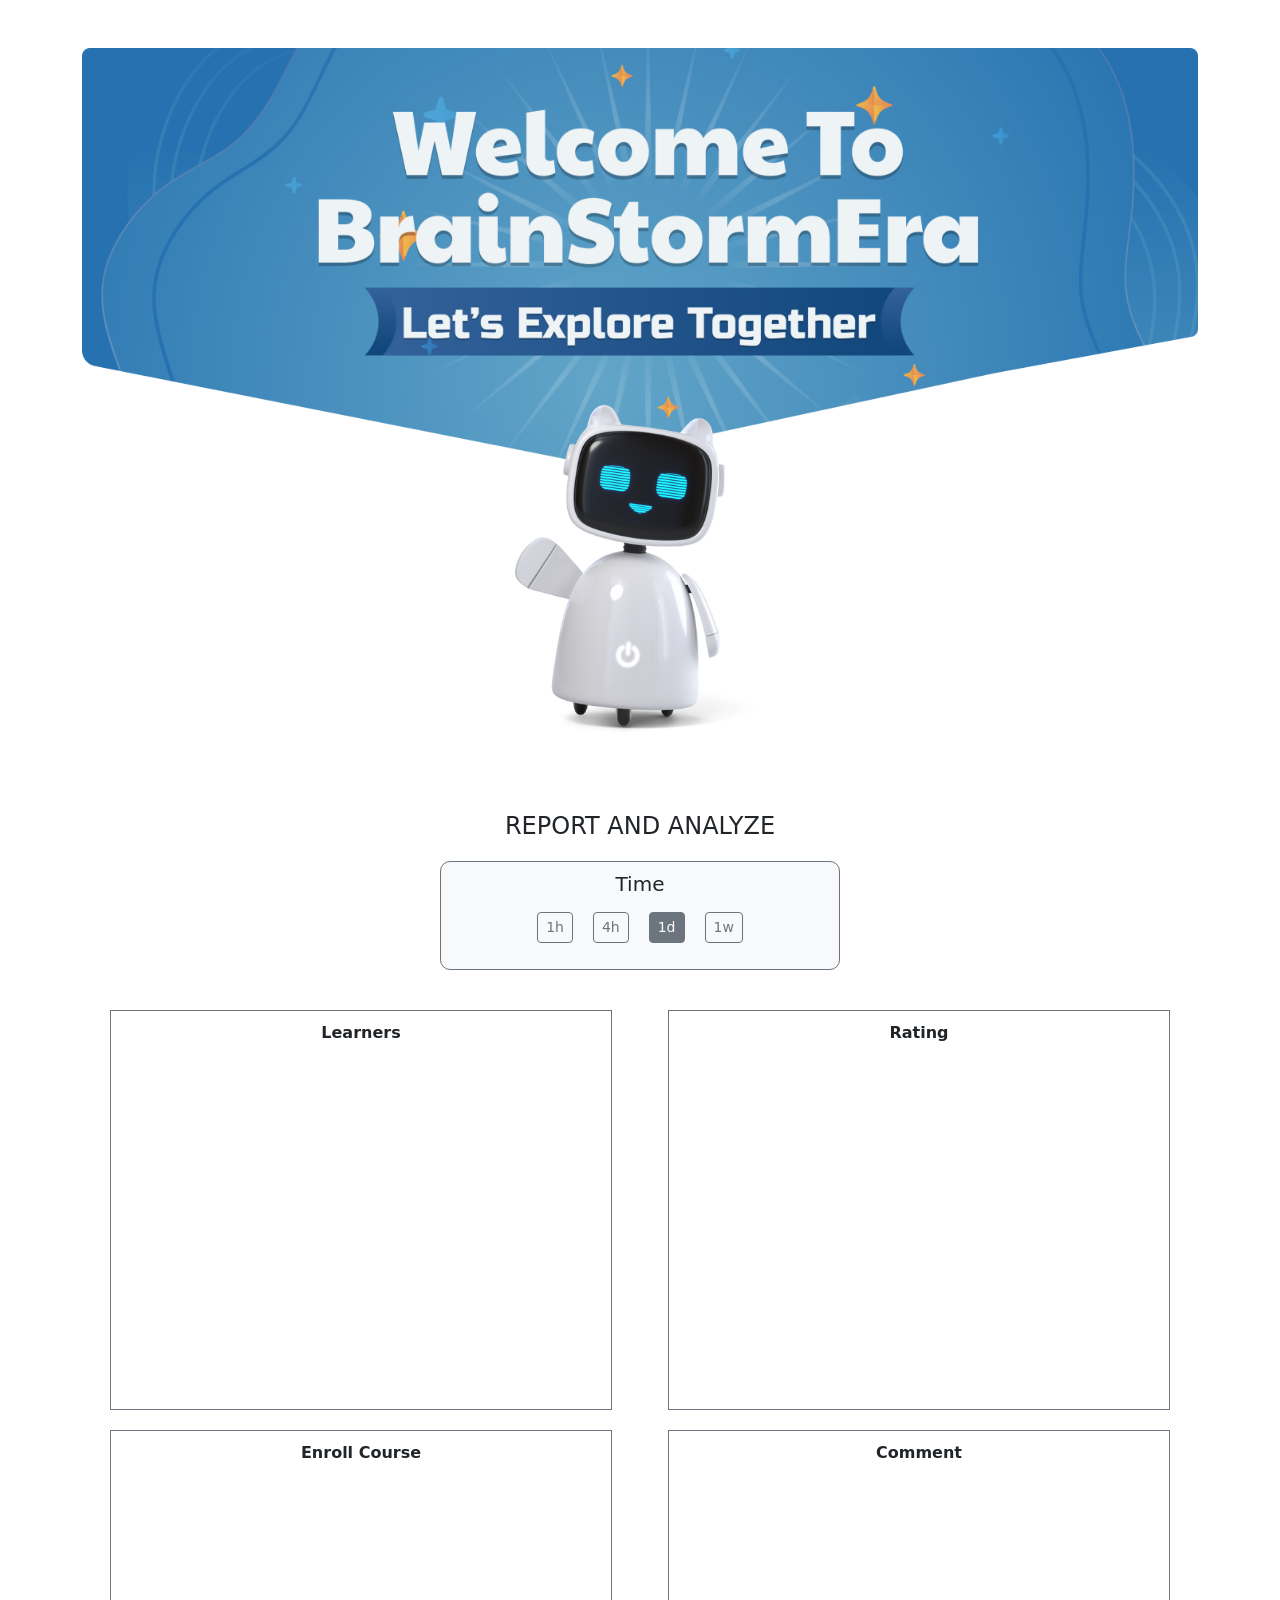
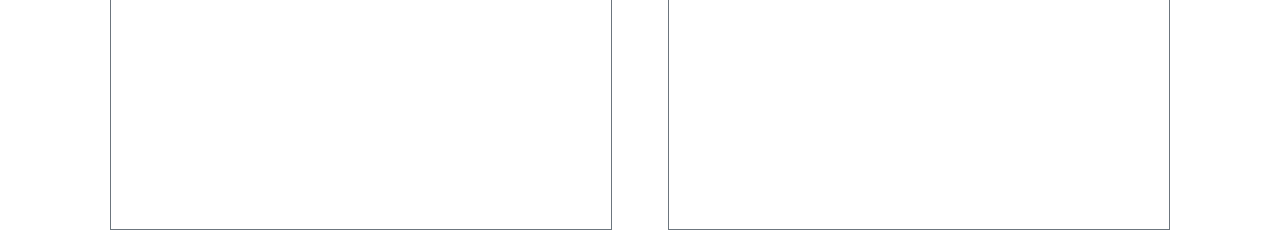
<file: templates/analysis.html>
<!DOCTYPE html>
<html lang="en">

<head>
    <meta charset="UTF-8">
    <meta name="viewport" content="width=device-width, initial-scale=1.0">
    <title>BrainStormEra</title>
    <link href="https://cdn.jsdelivr.net/npm/bootstrap@5.3.0/dist/css/bootstrap.min.css" rel="stylesheet">
    <link rel="stylesheet" href="../assests/css/base.css">
    <link rel="stylesheet" href="../assests/css/analysis.css">
    
</head>

<body>
    <div class="container mt-5">
        <!-- Header Section -->
        <div class="text-center mb-5 w-100 position-relative" style="padding-bottom: 200px;">
            <img src="../assests/img/WelcomeHeader.png" class="img-welcomeheader" alt="Welcome Header">
            <img src="../assests/img/robotwelcome.png" class="robotwelcome" alt="Robot Welcome">
        </div>

        <!-- Report and Analyze Section -->
        <div class="text-center" style="margin-top: 150px;">
            <h4>REPORT AND ANALYZE</h4>
        </div>

        <!-- Time Filter Section -->
        <div class="time-card">
            <div class="text-center">
                <h5>Time</h5>
            </div>
            <div class="time-buttons mt-3 mb-3">
                <button class="btn btn-outline-secondary btn-sm">1h</button>
                <button class="btn btn-outline-secondary btn-sm">4h</button>
                <button class="btn btn-outline-secondary btn-sm active">1d</button>
                <button class="btn btn-outline-secondary btn-sm">1w</button>
            </div>
        </div>

        <!-- Charts Section -->
        <div class="chart-section">
            <div class="chart-container">
                <div class="chart" id="chart-learners">
                    <div class="chart-title">Learners</div>
                </div>
                <div class="chart" id="chart-rating">
                    <div class="chart-title">Rating</div>
                </div>
                <div class="chart" id="chart-enroll">
                    <div class="chart-title">Enroll Course</div>
                </div>
                <div class="chart" id="chart-comment">
                    <div class="chart-title">Comment</div>
                </div>
            </div>
        </div>
    </div>

    <script src="https://cdn.jsdelivr.net/npm/bootstrap@5.3.0/dist/js/bootstrap.bundle.min.js"></script>
</body>

</html>
</file>
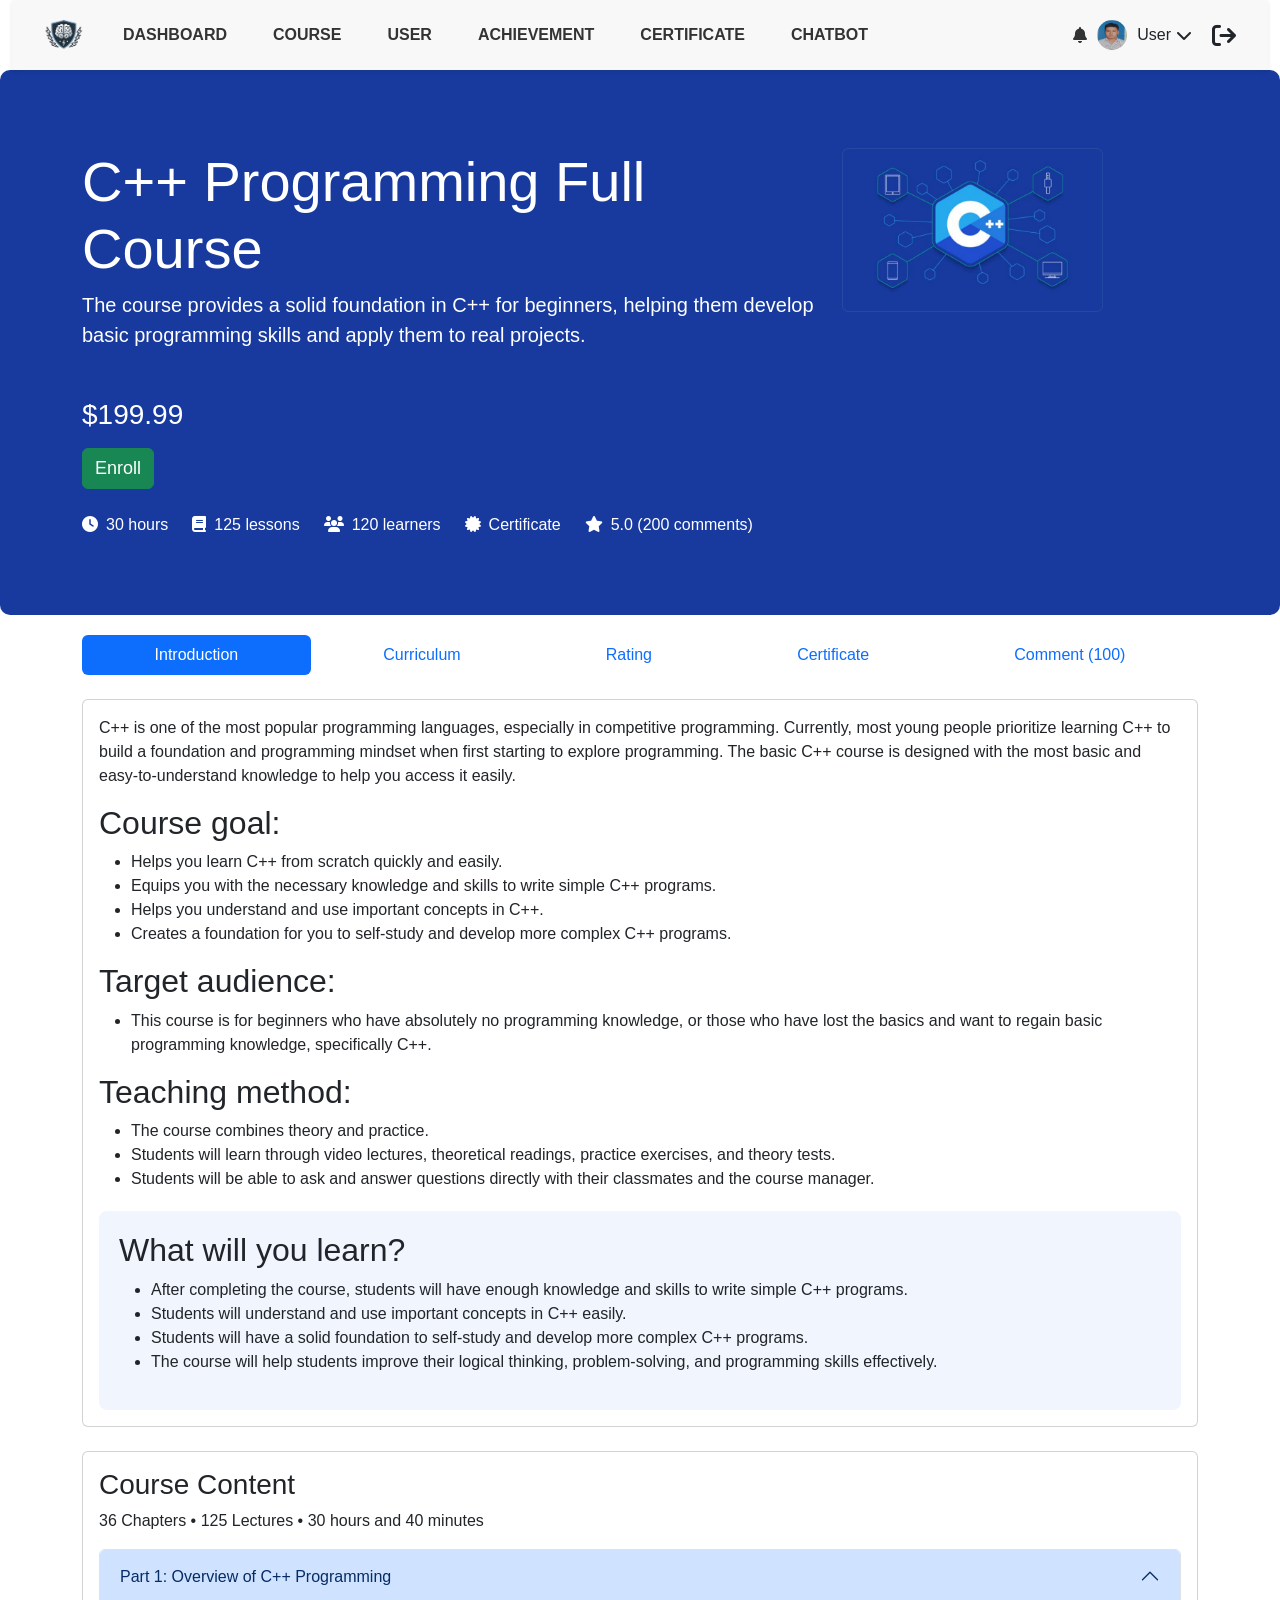
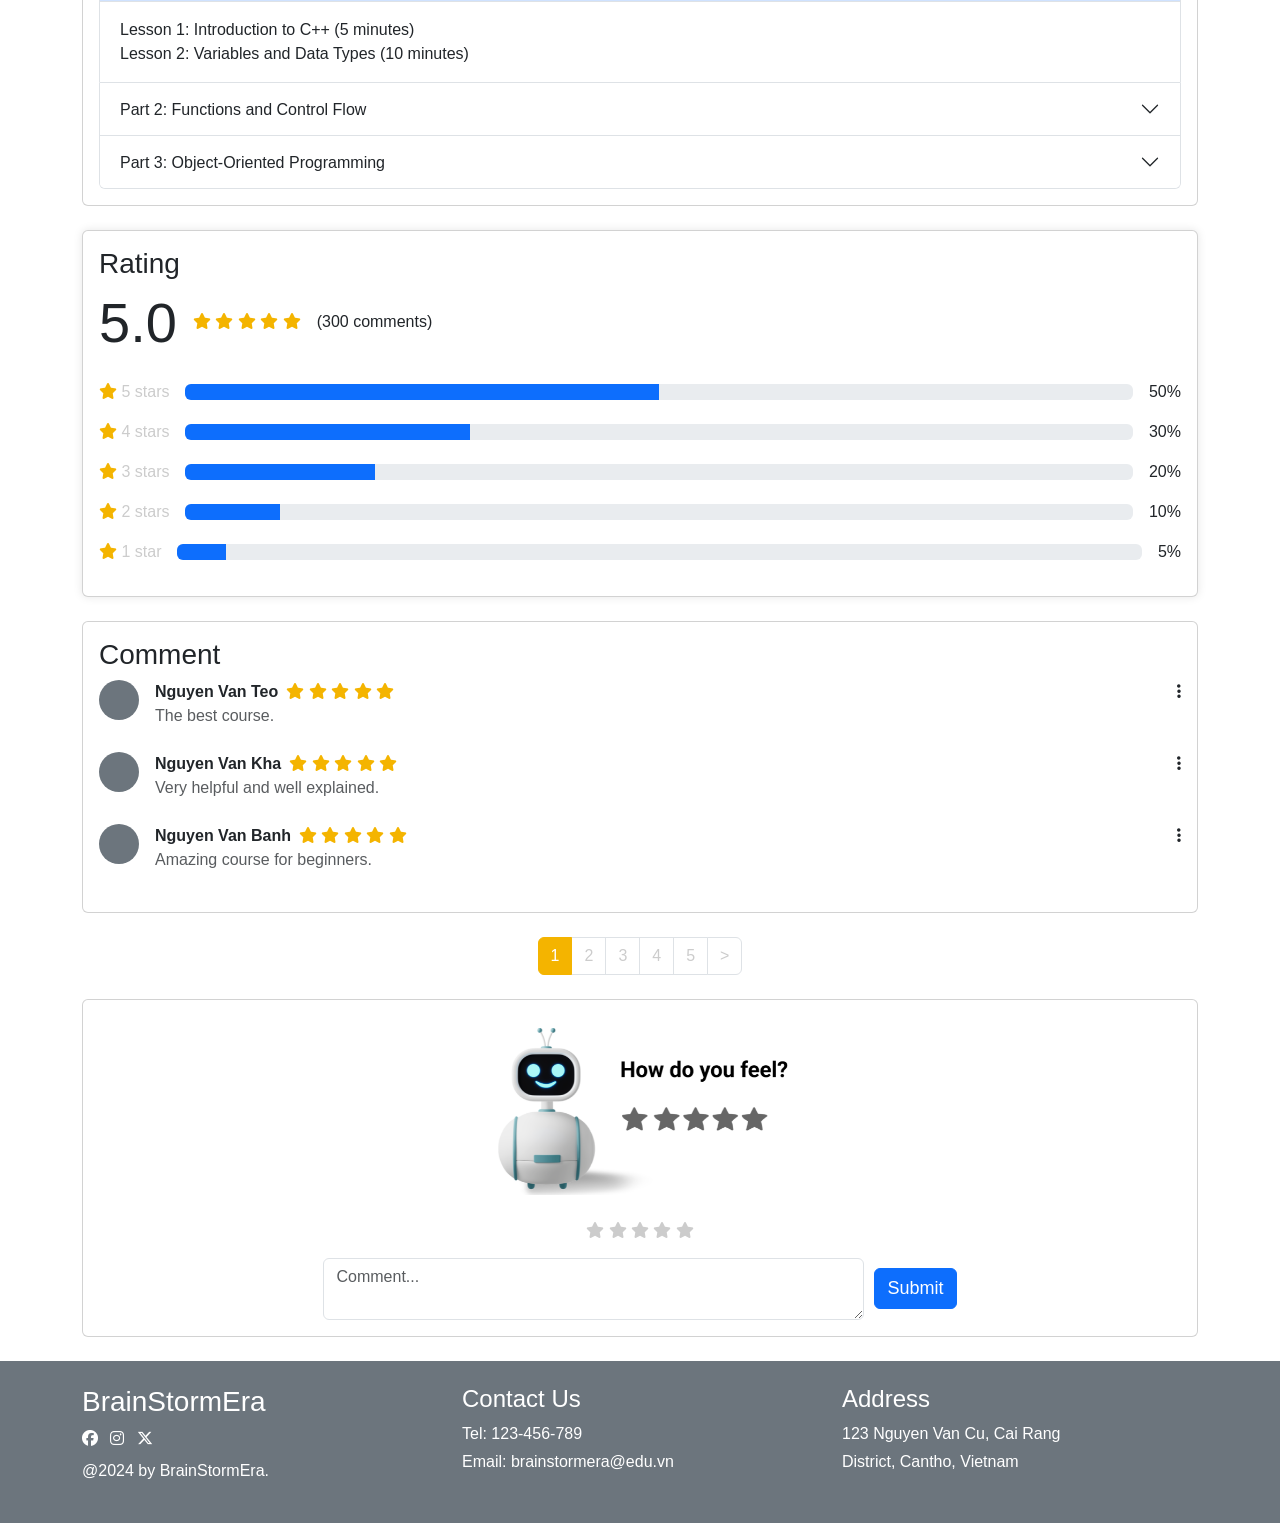
<file: templates/CourseDetail.html>
<!DOCTYPE html>
<html lang="en">
<head>
    <meta charset="UTF-8">
    <meta name="viewport" content="width=device-width, initial-scale=1.0">
    <title>C++ Programming Full Course</title>
    <link href="https://fonts.googleapis.com/css2?family=Roboto:wght@300;400;500;700&display=swap" rel="stylesheet">
    <link rel="stylesheet" href="https://cdnjs.cloudflare.com/ajax/libs/font-awesome/5.15.4/css/all.min.css">
    <link href="https://cdn.jsdelivr.net/npm/bootstrap@5.3.2/dist/css/bootstrap.min.css" rel="stylesheet">

    <link rel="stylesheet" href="https://cdnjs.cloudflare.com/ajax/libs/font-awesome/6.6.0/css/all.min.css">

    <link rel="stylesheet" href="../assests/css/CourseDetail.css">
    <link rel="stylesheet" href="../assests/css/base.css">
    <link rel="stylesheet" href="/assests/css/landing_page.css">
    <link rel="stylesheet" href="../assests/css/homePageHeader.css">

</head>
<body>



    <header class="container-fluid">
        <nav class="navbar navbar-expand-lg">
            <div class="container-fluid">
                <a class="navbar-brand" href="#">
                    <img src="../assests/img/BrainStormEra_logo.png" alt="Logo" class="logo_img">
                </a>
                <button class="navbar-toggler" type="button" data-bs-toggle="collapse" data-bs-target="#navbarNav"
                    aria-controls="navbarNav" aria-expanded="false" aria-label="Toggle navigation">
                    <span class="navbar-toggler-icon"></span>
                </button>
                <div class="collapse navbar-collapse" id="navbarNav">
                    <ul class="navbar-nav me-auto mb-2 mb-lg-0">
                        <li class="nav-item"><a class="nav-link" href="#">DASHBOARD</a></li>
                        <li class="nav-item"><a class="nav-link" href="#">COURSE</a></li>
                        <li class="nav-item"><a class="nav-link" href="#">USER</a></li>
                        <li class="nav-item"><a class="nav-link" href="#">ACHIEVEMENT</a></li>
                        <li class="nav-item"><a class="nav-link" href="#">CERTIFICATE</a></li>
                        <li class="nav-item"><a class="nav-link" href="#">CHATBOT</a></li>
                    </ul>
                    <div class="profile d-flex align-items-center">
                        <i class="fas fa-bell icon"></i>
                        <img src="../assests/img/landing_page/user.jpg" alt="Profile Picture" class="user_img">
                        <span class="d-none d-md-inline">User</span>
                        <i class="fas fa-chevron-down d-none d-md-inline"></i>
                        <i class="fa-solid fa-arrow-right-from-bracket exit_icon"></i>
                    </div>
                </div>
            </div>
        </nav>
    </header>




    <div class="header">
        <div class="container">
            <div class="row py-5">
                <div class="col-md-8">
                    <h1 class="display-4">C++ Programming Full Course</h1>
                    <p class="lead">The course provides a solid foundation in C++ for beginners, helping them develop basic programming skills and apply them to real projects.</p>
                  
                    <div class="d-flex mb-2 mt-5" >
                        <h3 class="price  " > $199.99</h3>

                    </div>

                    <div class="d-flex mb-4 mt-2" >
                        <button class="btn btn-success me-3">Enroll</button>

                    </div>
                    <div class="d-flex text-white mt-3">
                        <div class="me-4"><i class="fas fa-clock me-2"></i>30 hours</div>
                        <div class="me-4"><i class="fas fa-book me-2"></i>125 lessons</div>
                        <div class="me-4"><i class="fas fa-users me-2"></i>120 learners</div>
                        <div class="me-4"><i class="fas fa-certificate me-2"></i>Certificate</div>
                        <div><i class="fas fa-star me-2"></i>5.0 (200 comments)</div>
                    </div>
                   
                </div>
                <div class="col-md-3 ">
                    <img src="../assests/img/img_course.png" alt="C++ Logo" class="img-fluid">
                </div>
            </div>
        </div>
    </div>

    <div class="container">
        <nav class="nav nav-pills nav-fill mb-4">
            <a class="nav-link active" href="#introduction">Introduction</a>
            <a class="nav-link" href="#curriculum">Curriculum</a>
            <a class="nav-link" href="#rating">Rating</a>
            <a class="nav-link" href="#certificate">Certificate</a>
            <a class="nav-link" href="#comment">Comment (100)</a>
        </nav>

        <div class="card mb-4">
            <div class="card-body">
                <p>C++ is one of the most popular programming languages, especially in competitive programming. Currently, most young people prioritize learning C++ to build a foundation and programming mindset when first starting to explore programming. The basic C++ course is designed with the most basic and easy-to-understand knowledge to help you access it easily.</p>
                <h2 id="introduction">Course goal:</h2>
                <ul>
                    <li>Helps you learn C++ from scratch quickly and easily.</li>
                    <li>Equips you with the necessary knowledge and skills to write simple C++ programs.</li>
                    <li>Helps you understand and use important concepts in C++.</li>
                    <li>Creates a foundation for you to self-study and develop more complex C++ programs.</li>
                </ul>
                <h2 id="curriculum">Target audience:</h2>
                <ul>
                    <li>This course is for beginners who have absolutely no programming knowledge, or those who have lost the basics and want to regain basic programming knowledge, specifically C++.</li>
                </ul>
                <h2 id="rating">Teaching method:</h2>
                <ul>
                    <li>The course combines theory and practice.</li>
                    <li>Students will learn through video lectures, theoretical readings, practice exercises, and theory tests.</li>
                    <li>Students will be able to ask and answer questions directly with their classmates and the course manager.</li>
                </ul>
                <div class="learning-outcome">
                    <h2 id="certificate">What will you learn?</h2>
                    <ul>
                        <li>After completing the course, students will have enough knowledge and skills to write simple C++ programs.</li>
                        <li>Students will understand and use important concepts in C++ easily.</li>
                        <li>Students will have a solid foundation to self-study and develop more complex C++ programs.</li>
                        <li>The course will help students improve their logical thinking, problem-solving, and programming skills effectively.</li>
                    </ul>
                </div>
            </div>
        </div>

        <div class="card mb-4">
            <div class="card-body">
                <h3>Course Content</h3>
                <p>36 Chapters • 125 Lectures • 30 hours and 40 minutes</p>
                <div class="accordion" id="courseContentAccordion">
                    <div class="accordion-item">
                        <h2 class="accordion-header" id="headingOne">
                            <button class="accordion-button" type="button" data-bs-toggle="collapse" data-bs-target="#collapseOne" aria-expanded="true" aria-controls="collapseOne">
                                Part 1: Overview of C++ Programming
                            </button>
                        </h2>
                        <div id="collapseOne" class="accordion-collapse collapse show" aria-labelledby="headingOne" data-bs-parent="#courseContentAccordion">
                            <div class="accordion-body">
                                <a href="lesson1.html" target="_blank">Lesson 1: Introduction to C++ (5 minutes)</a>
                                <a href="lesson2.html" target="_blank">Lesson 2: Variables and Data Types (10 minutes)</a>
                            </div>
                        </div>
                    </div>
                    <div class="accordion-item">
                        <h2 class="accordion-header" id="headingTwo">
                            <button class="accordion-button collapsed" type="button" data-bs-toggle="collapse" data-bs-target="#collapseTwo" aria-expanded="false" aria-controls="collapseTwo">
                                Part 2: Functions and Control Flow
                            </button>
                        </h2>
                        <div id="collapseTwo" class="accordion-collapse collapse" aria-labelledby="headingTwo" data-bs-parent="#courseContentAccordion">
                            <div class="accordion-body">
                                <a href="lesson3.html" target="_blank">Lesson 1: Functions in C++ (15 minutes)</a>
                                <a href="lesson4.html" target="_blank">Lesson 2: Control Structures (20 minutes)</a>
                            </div>
                        </div>
                    </div>
                    <div class="accordion-item">
                        <h2 class="accordion-header" id="headingThree">
                            <button class="accordion-button collapsed" type="button" data-bs-toggle="collapse" data-bs-target="#collapseThree" aria-expanded="false" aria-controls="collapseThree">
                                Part 3: Object-Oriented Programming
                            </button>
                        </h2>
                        <div id="collapseThree" class="accordion-collapse collapse" aria-labelledby="headingThree" data-bs-parent="#courseContentAccordion">
                            <div class="accordion-body">
                                <a href="lesson5.html" target="_blank">Lesson 1: Classes and Objects (25 minutes)</a>
                                <a href="lesson6.html" target="_blank">Lesson 2: Inheritance and Polymorphism (30 minutes)</a>
                            </div>
                        </div>
                    </div>
                </div>
            </div>
        </div>

        <div class="card rating-box mb-4">
            <div class="card-body">
                <h3>Rating</h3>
                <div class="d-flex align-items-center mb-4">
                    <div class="rating-value display-4 me-3">5.0</div>
                    <div class="stars">
                        <i class="fas fa-star selected"></i>
                        <i class="fas fa-star selected"></i>
                        <i class="fas fa-star selected"></i>
                        <i class="fas fa-star selected"></i>
                        <i class="fas fa-star selected"></i>
                    </div>
                    <div class="comments ms-3">(300 comments)</div>
                </div>
                <div class="rating-breakdown">
                    <div class="d-flex align-items-center mb-3">
                        <div class="stars"><i class="fas fa-star selected"></i> 5 stars</div>
                        <div class="progress flex-fill mx-3">
                            <div class="progress-bar" role="progressbar" style="width: 50%;" aria-valuenow="50" aria-valuemin="0" aria-valuemax="100"></div>
                        </div>
                        <div>50%</div>
                    </div>
                    <div class="d-flex align-items-center mb-3">
                        <div class="stars"><i class="fas fa-star selected"></i> 4 stars</div>
                        <div class="progress flex-fill mx-3">
                            <div class="progress-bar" role="progressbar" style="width: 30%;" aria-valuenow="30" aria-valuemin="0" aria-valuemax="100"></div>
                        </div>
                        <div>30%</div>
                    </div>
                    <div class="d-flex align-items-center mb-3">
                        <div class="stars"><i class="fas fa-star selected"></i> 3 stars</div>
                        <div class="progress flex-fill mx-3">
                            <div class="progress-bar" role="progressbar" style="width: 20%;" aria-valuenow="20" aria-valuemin="0" aria-valuemax="100"></div>
                        </div>
                        <div>20%</div>
                    </div>
                    <div class="d-flex align-items-center mb-3">
                        <div class="stars"><i class="fas fa-star selected"></i> 2 stars</div>
                        <div class="progress flex-fill mx-3">
                            <div class="progress-bar" role="progressbar" style="width: 10%;" aria-valuenow="10" aria-valuemin="0" aria-valuemax="100"></div>
                        </div>
                        <div>10%</div>
                    </div>
                    <div class="d-flex align-items-center mb-3">
                        <div class="stars"><i class="fas fa-star selected"></i> 1 star</div>
                        <div class="progress flex-fill mx-3">
                            <div class="progress-bar" role="progressbar" style="width: 5%;" aria-valuenow="5" aria-valuemin="0" aria-valuemax="100"></div>
                        </div>
                        <div>5%</div>
                    </div>
                </div>
            </div>
        </div>

        <div class="card mb-4">
            <div class="card-body">
                <h3>Comment</h3>
                <div class="comment mb-4 d-flex">
                    <div class="avatar bg-secondary rounded-circle me-3" style="width: 40px; height: 40px;"></div>
                    <div class="flex-fill">
                        <div class="d-flex align-items-center">
                            <div class="fw-bold me-2">Nguyen Van Teo</div>
                            <div class="stars">
                                <i class="fas fa-star selected"></i>
                                <i class="fas fa-star selected"></i>
                                <i class="fas fa-star selected"></i>
                                <i class="fas fa-star selected"></i>
                                <i class="fas fa-star selected"></i>
                            </div>
                            <div class="ms-auto dropdown">
                                <i class="fas fa-ellipsis-v" onclick="toggleOptionsMenu(this)"></i>
                                <ul class="dropdown-menu">
                                    <li><a class="dropdown-item" href="#">Edit</a></li>
                                    <li><a class="dropdown-item" href="#">Delete</a></li>
                                </ul>
                            </div>
                        </div>
                        <div class="text-muted">The best course.</div>
                    </div>
                </div>
                <div class="comment mb-4 d-flex">
                    <div class="avatar bg-secondary rounded-circle me-3" style="width: 40px; height: 40px;"></div>
                    <div class="flex-fill">
                        <div class="d-flex align-items-center">
                            <div class="fw-bold me-2">Nguyen Van Kha</div>
                            <div class="stars">
                                <i class="fas fa-star selected"></i>
                                <i class="fas fa-star selected"></i>
                                <i class="fas fa-star selected"></i>
                                <i class="fas fa-star selected"></i>
                                <i class="fas fa-star selected"></i>
                            </div>
                            <div class="ms-auto dropdown">
                                <i class="fas fa-ellipsis-v" onclick="toggleOptionsMenu(this)"></i>
                                <ul class="dropdown-menu">
                                    <li><a class="dropdown-item" href="#">Edit</a></li>
                                    <li><a class="dropdown-item" href="#">Delete</a></li>
                                </ul>
                            </div>
                        </div>
                        <div class="text-muted">Very helpful and well explained.</div>
                    </div>
                </div>
                <div class="comment mb-4 d-flex">
                    <div class="avatar bg-secondary rounded-circle me-3" style="width: 40px; height: 40px;"></div>
                    <div class="flex-fill">
                        <div class="d-flex align-items-center">
                            <div class="fw-bold me-2">Nguyen Van Banh</div>
                            <div class="stars">
                                <i class="fas fa-star selected"></i>
                                <i class="fas fa-star selected"></i>
                                <i class="fas fa-star selected"></i>
                                <i class="fas fa-star selected"></i>
                                <i class="fas fa-star selected"></i>
                            </div>
                            <div class="ms-auto dropdown">
                                <i class="fas fa-ellipsis-v" onclick="toggleOptionsMenu(this)"></i>
                                <ul class="dropdown-menu">
                                    <li><a class="dropdown-item" href="#">Edit</a></li>
                                    <li><a class="dropdown-item" href="#">Delete</a></li>
                                </ul>
                            </div>
                        </div>
                        <div class="text-muted">Amazing course for beginners.</div>
                    </div>
                </div>
            </div>
        </div>

        <nav aria-label="Page navigation" class="mb-4">
            <ul class="pagination justify-content-center">
                <li class="page-item active"><a class="page-link" href="#">1</a></li>
                <li class="page-item"><a class="page-link" href="#">2</a></li>
                <li class="page-item"><a class="page-link" href="#">3</a></li>
                <li class="page-item"><a class="page-link" href="#">4</a></li>
                <li class="page-item"><a class="page-link" href="#">5</a></li>
                <li class="page-item"><a class="page-link" href="#">&gt;</a></li>
            </ul>
        </nav>

        <div class="card feedback-section mb-4 text-center">
            <div class="card-body">
                <img alt="Robot image" src="/assests/img/certi.png" class="img-fluid mb-4" />
                <div class="stars">
                    <i class="fas fa-star" onclick="selectStar(this)"></i>
                    <i class="fas fa-star" onclick="selectStar(this)"></i>
                    <i class="fas fa-star" onclick="selectStar(this)"></i>
                    <i class="fas fa-star" onclick="selectStar(this)"></i>
                    <i class="fas fa-star" onclick="selectStar(this)"></i>
                </div>
                <div class="comment-input">
                    <textarea class="form-control w-50" placeholder="Comment..."></textarea>
                    <button class="btn btn-primary">Submit</button>
                </div>
            </div>
        </div>

        
    </div>
    
        <footer class="bg-secondary text-white py-4">
            <div class="container">
                <div class="row">
                    <div class="col-md-4 mb-3 mb-md-0">
                        <h3>BrainStormEra</h3>
                        <div class="social-icons my-2">
                            <i class="fab fa-facebook me-2"></i>
                            <i class="fab fa-instagram me-2"></i>
                            <i class="fab fa-x-twitter"></i>
                        </div>
                        <p>@2024 by BrainStormEra.</p>
                    </div>
                    <div class="col-md-4 mb-3 mb-md-0">
                        <h4>Contact Us</h4>
                        <p class="mb-1">Tel: 123-456-789</p>
                        <p>Email: brainstormera@edu.vn</p>
                    </div>
                    <div class="col-md-4">
                        <h4>Address</h4>
                        <p class="mb-1">123 Nguyen Van Cu, Cai Rang</p>
                        <p>District, Cantho, Vietnam</p>
                    </div>
                </div>
            </div>
        </footer>

        <script src="https://cdn.jsdelivr.net/npm/bootstrap@5.3.2/dist/js/bootstrap.bundle.min.js"></script>
        <script src="/assests/js/CourseDetail.js">   </script>
          
     

</body>
</html>
</file>
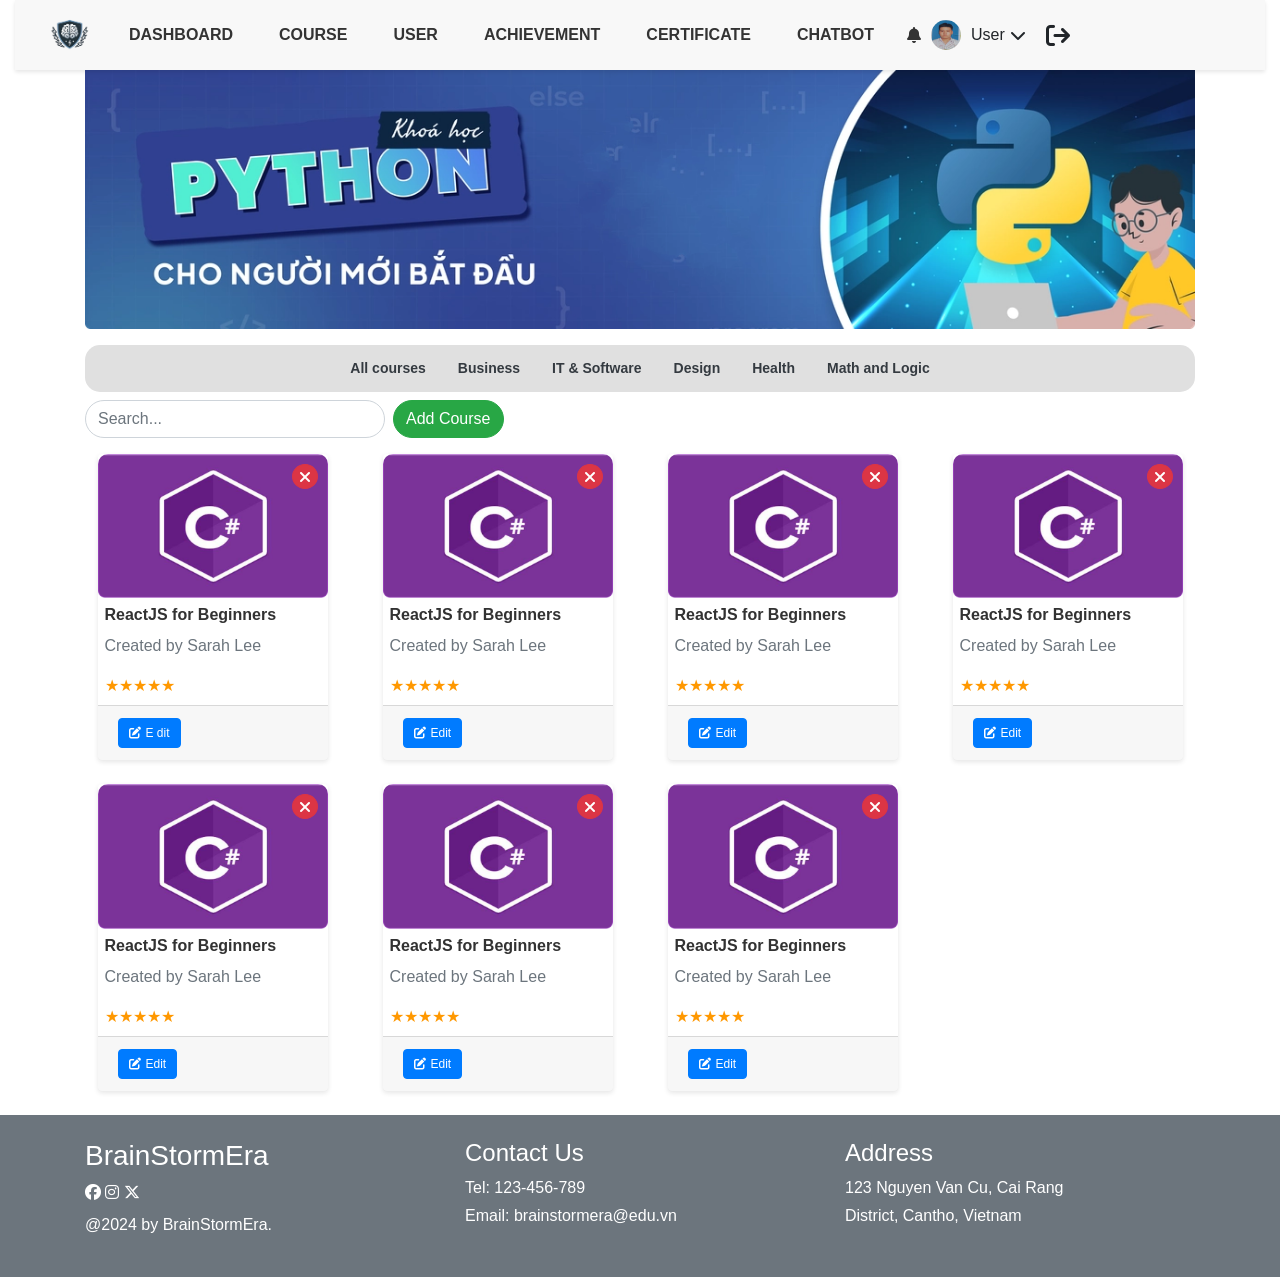
<file: templates/DeleteCourse.html>
<!DOCTYPE html>
<html lang="en">

<head>
    <title>Course Dashboard</title>
    <meta name="viewport" content="width=device-width, initial-scale=1">
    <link href="https://cdnjs.cloudflare.com/ajax/libs/font-awesome/5.15.3/css/all.min.css" rel="stylesheet" />
    <link href="https://fonts.googleapis.com/css2?family=Roboto:wght@400;500;700&amp;display=swap" rel="stylesheet" />
    <link href="https://maxcdn.bootstrapcdn.com/bootstrap/4.5.2/css/bootstrap.min.css" rel="stylesheet" />
    <link rel="stylesheet" href="https://cdnjs.cloudflare.com/ajax/libs/font-awesome/6.6.0/css/all.min.css">

    <link rel="stylesheet" href="../assests/css/DeleteCourse.css">
    <link rel="stylesheet" href="../assests/css/base.css">
    <script src="../assests/js/DeleteCourse.js"></script>
    <link rel="stylesheet" href="../assests/css/landing_page.css">
  
</head>

<body>


    <header class="container-fluid">
        <nav class="navbar navbar-expand-lg">
            <div class="container-fluid">
                <a class="navbar-brand" href="#">
                    <img src="../assests/img/BrainStormEra_logo.png" alt="Logo" class="logo_img">
                </a>
                <button class="navbar-toggler" type="button" data-bs-toggle="collapse" data-bs-target="#navbarNav"
                    aria-controls="navbarNav" aria-expanded="false" aria-label="Toggle navigation">
                    <span class="navbar-toggler-icon"></span>
                </button>
                <div class="collapse navbar-collapse" id="navbarNav">
                    <ul class="navbar-nav me-auto mb-2 mb-lg-0">
                        <li class="nav-item"><a class="nav-link" href="#">DASHBOARD</a></li>
                        <li class="nav-item"><a class="nav-link" href="#">COURSE</a></li>
                        <li class="nav-item"><a class="nav-link" href="#">USER</a></li>
                        <li class="nav-item"><a class="nav-link" href="#">ACHIEVEMENT</a></li>
                        <li class="nav-item"><a class="nav-link" href="#">CERTIFICATE</a></li>
                        <li class="nav-item"><a class="nav-link" href="#">CHATBOT</a></li>
                    </ul>
                    <div class="profile d-flex align-items-center">
                        <i class="fas fa-bell icon"></i>
                        <img src="../assests/img/landing_page/user.jpg" alt="Profile Picture" class="user_img">
                        <span class="d-none d-md-inline">User</span>
                        <i class="fas fa-chevron-down d-none d-md-inline"></i>
                        <i class="fa-solid fa-arrow-right-from-bracket exit_icon"></i>
                    </div>
                </div>
            </div>
        </nav>
    </header>



    <!-- Banner Section -->
    <div class="banner mb-3">
        <div class="container text-center">
            <img class="img-fluid" src="../assests/img/thumnail_search-course.png" alt="Banner Image">
        </div>
    </div>

    <div class="container">
        <!-- Filters Section -->
        <div class="filters mb-3">
            <div class="categories d-flex flex-wrap justify-content-center gap-2 p-1">
                <button class="btn btn-link text-dark font-weight-bold">All courses</button>
                <button class="btn btn-link text-dark font-weight-bold">Business</button>
                <button class="btn btn-link text-dark font-weight-bold">IT &amp; Software</button>
                <button class="btn btn-link text-dark font-weight-bold">Design</button>
                <button class="btn btn-link text-dark font-weight-bold">Health</button>
                <button class="btn btn-link text-dark font-weight-bold">Math and Logic</button>
            </div>
            <div class="search d-flex align-items-center mt-2">
                <input class="form-control mb-0 mr-2 search-input" placeholder="Search..." type="text" />
                <button class="btn btn-success add-course-btn">Add Course</button>
            </div>
        </div>

        <!-- Courses Section -->
        <div class="courses row">
            <div class="course-card col-12 col-md-6 col-lg-3 mb-4">
                <div class="card h-100">
                    <button class="remove btn btn-danger position-absolute remove-button">
                        <i class="fas fa-times"></i>
                    </button>
                    <a href="#">
                        <img class="card-img-top" src="../assests/img/course.png" alt="Course Image">
                        <div class="card-body">
                            <h5 class="card-title">ReactJS for Beginners</h5>
                            <p class="card-text text-muted">Created by Sarah Lee</p>
                            <div class="rating">
                                <span class="stars" data-rating="5"></span>
                            </div>
                        </div>
                        <div class="card-footer">
                            <button class="edit btn btn-primary">
                                <i class="fas fa-edit"></i> E dit
                            </button>
                        </div>
                    </a>
                </div>
            </div>

            <!-- Repeat similar structure for other course cards -->
            <div class="course-card col-12 col-md-6 col-lg-3 mb-4">
                <div class="card h-100">
                    <button class="remove btn btn-danger position-absolute remove-button">
                        <i class="fas fa-times"></i>
                    </button>
                    <a href="#">
                        <img class="card-img-top" src="../assests/img/course.png" alt="Course Image">
                        <div class="card-body">
                            <h5 class="card-title">ReactJS for Beginners</h5>
                            <p class="card-text text-muted">Created by Sarah Lee</p>
                            <div class="rating">
                                <span class="stars" data-rating="5"></span>
                            </div>
                        </div>
                        <div class="card-footer">
                            <button class="edit btn btn-primary">
                                <i class="fas fa-edit"></i> Edit
                            </button>
                        </div>
                    </a>
                </div>
            </div>


            <div class="course-card col-12 col-md-6 col-lg-3 mb-4">
                <div class="card h-100">
                    <button class="remove btn btn-danger position-absolute remove-button">
                        <i class="fas fa-times"></i>
                    </button>
                    <a href="#">
                        <img class="card-img-top" src="../assests/img/course.png" alt="Course Image">
                        <div class="card-body">
                            <h5 class="card-title">ReactJS for Beginners</h5>
                            <p class="card-text text-muted">Created by Sarah Lee</p>
                            <div class="rating">
                                <span class="stars" data-rating="5"></span>
                            </div>
                        </div>
                        <div class="card-footer">
                            <button class="edit btn btn-primary">
                                <i class="fas fa-edit"></i> Edit
                            </button>
                        </div>
                    </a>
                </div>
            </div>



            <div class="course-card col-12 col-md-6 col-lg-3 mb-4">
                <div class="card h-100">
                    <button class="remove btn btn-danger position-absolute remove-button">
                        <i class="fas fa-times"></i>
                    </button>
                    <a href="#">
                        <img class="card-img-top" src="../assests/img/course.png" alt="Course Image">
                        <div class="card-body">
                            <h5 class="card-title">ReactJS for Beginners</h5>
                            <p class="card-text text-muted">Created by Sarah Lee</p>
                            <div class="rating">
                                <span class="stars" data-rating="5"></span>
                            </div>
                        </div>
                        <div class="card-footer">
                            <button class="edit btn btn-primary">
                                <i class="fas fa-edit"></i> Edit
                            </button>
                        </div>
                    </a>
                </div>
            </div>




            <div class="course-card col-12 col-md-6 col-lg-3 mb-4">
                <div class="card h-100">
                    <button class="remove btn btn-danger position-absolute remove-button">
                        <i class="fas fa-times"></i>
                    </button>
                    <a href="#">
                        <img class="card-img-top" src="../assests/img/course.png" alt="Course Image">
                        <div class="card-body">
                            <h5 class="card-title">ReactJS for Beginners</h5>
                            <p class="card-text text-muted">Created by Sarah Lee</p>
                            <div class="rating">
                                <span class="stars" data-rating="5"></span>
                            </div>
                        </div>
                        <div class="card-footer">
                            <button class="edit btn btn-primary">
                                <i class="fas fa-edit"></i> Edit
                            </button>
                        </div>
                    </a>
                </div>
            </div>




            <div class="course-card col-12 col-md-6 col-lg-3 mb-4">
                <div class="card h-100">
                    <button class="remove btn btn-danger position-absolute remove-button">
                        <i class="fas fa-times"></i>
                    </button>
                    <a href="#">
                        <img class="card-img-top" src="../assests/img/course.png" alt="Course Image">
                        <div class="card-body">
                            <h5 class="card-title">ReactJS for Beginners</h5>
                            <p class="card-text text-muted">Created by Sarah Lee</p>
                            <div class="rating">
                                <span class="stars" data-rating="5"></span>
                            </div>
                        </div>
                        <div class="card-footer">
                            <button class="edit btn btn-primary">
                                <i class="fas fa-edit"></i> Edit
                            </button>
                        </div>
                    </a>
                </div>
            </div>



            <div class="course-card col-12 col-md-6 col-lg-3 mb-4">
                <div class="card h-100">
                    <button class="remove btn btn-danger position-absolute remove-button">
                        <i class="fas fa-times"></i>
                    </button>
                    <a href="#">
                        <img class="card-img-top" src="../assests/img/course.png" alt="Course Image">
                        <div class="card-body">
                            <h5 class="card-title">ReactJS for Beginners</h5>
                            <p class="card-text text-muted">Created by Sarah Lee</p>
                            <div class="rating">
                                <span class="stars" data-rating="5"></span>
                            </div>
                        </div>
                        <div class="card-footer">
                            <button class="edit btn btn-primary">
                                <i class="fas fa-edit"></i> Edit
                            </button>
                        </div>
                    </a>
                </div>
            </div>
            

            <!-- Continue with other course cards as needed -->
        </div>
    </div>


    <footer class="bg-secondary text-white py-4">
        <div class="container">
            <div class="row">
                <div class="col-md-4 mb-3 mb-md-0">
                    <h3>BrainStormEra</h3>
                    <div class="social-icons my-2">
                        <i class="fab fa-facebook me-2"></i>
                        <i class="fab fa-instagram me-2"></i>
                        <i class="fab fa-x-twitter"></i>
                    </div>
                    <p>@2024 by BrainStormEra.</p>
                </div>
                <div class="col-md-4 mb-3 mb-md-0">
                    <h4>Contact Us</h4>
                    <p class="mb-1">Tel: 123-456-789</p>
                    <p>Email: brainstormera@edu.vn</p>
                </div>
                <div class="col-md-4">
                    <h4>Address</h4>
                    <p class="mb-1">123 Nguyen Van Cu, Cai Rang</p>
                    <p>District, Cantho, Vietnam</p>
                </div>
            </div>
        </div>
    </footer>

    <!-- Bootstrap and jQuery JS -->
    <script src="https://code.jquery.com/jquery-3.5.1.slim.min.js"></script>
    <script src="https://cdn.jsdelivr.net/npm/bootstrap@4.5.2/dist/js/bootstrap.bundle.min.js"></script>
</body>

</html>
</file>
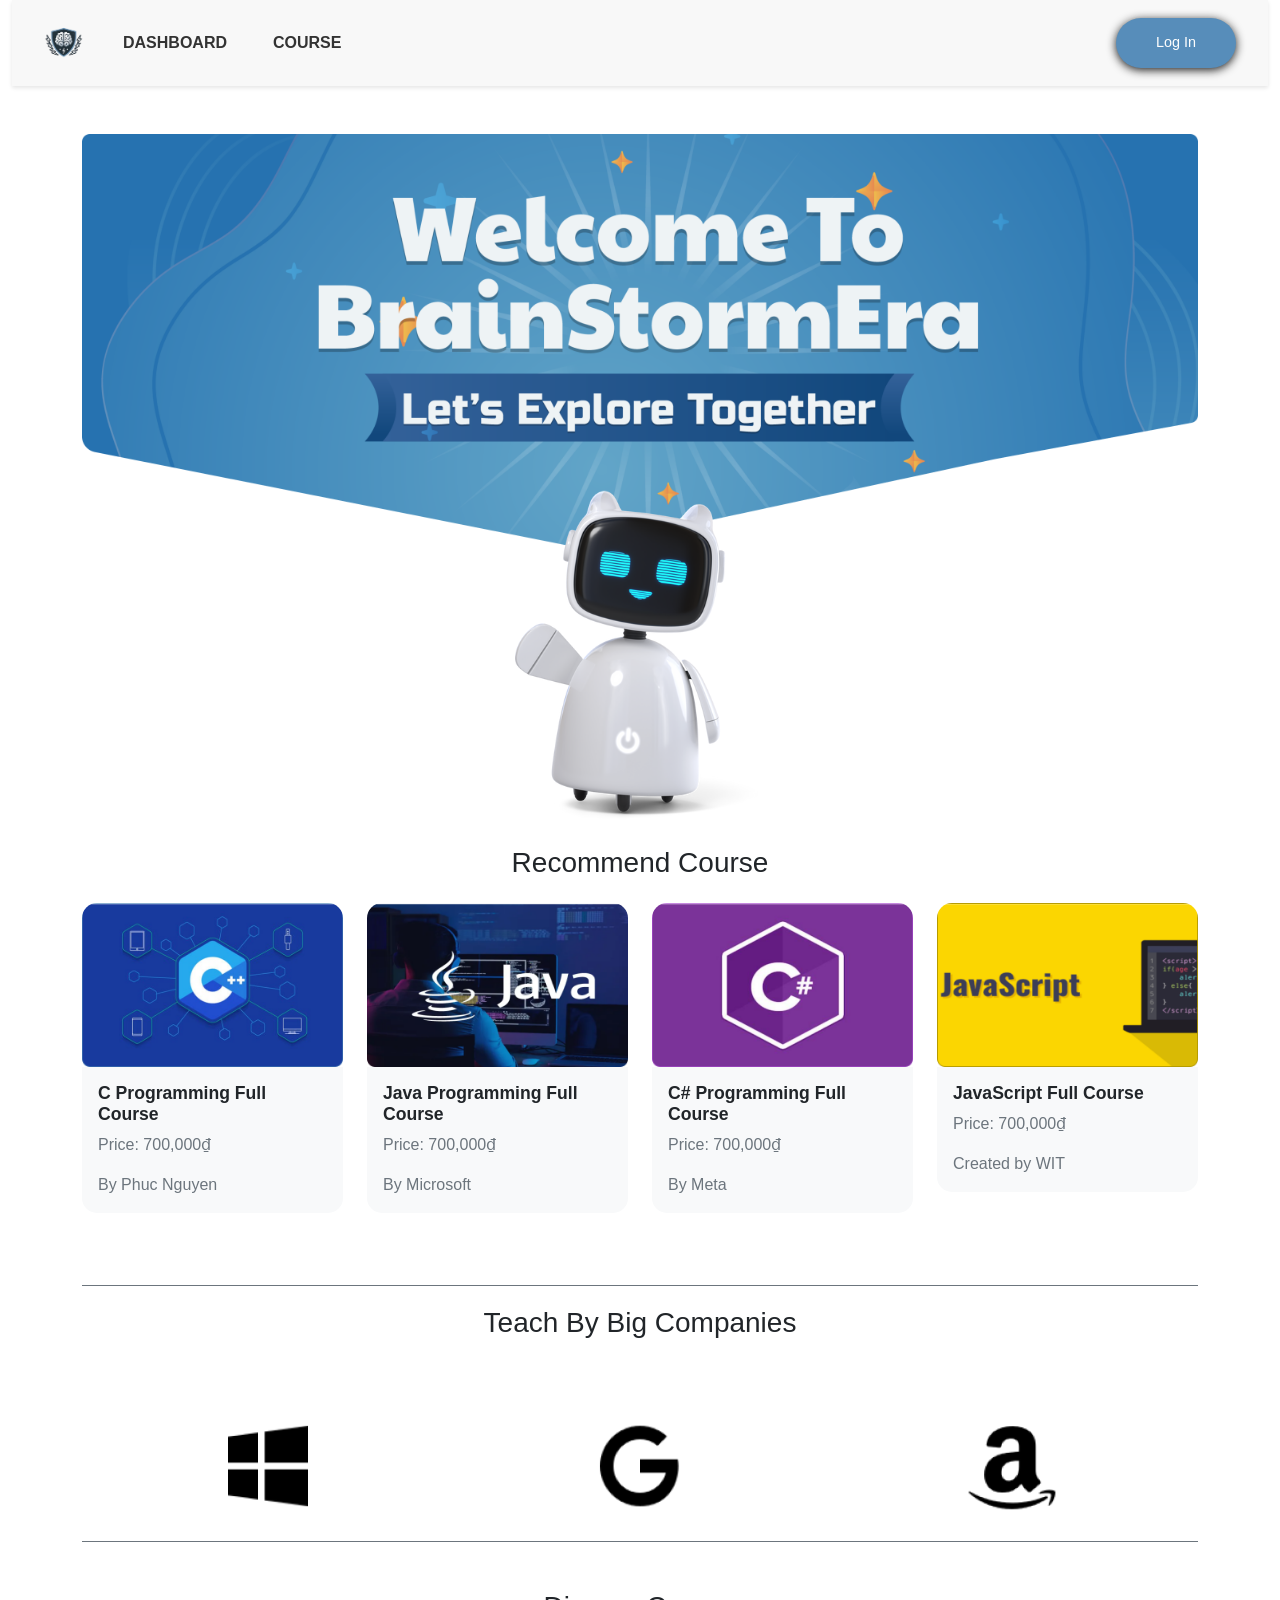
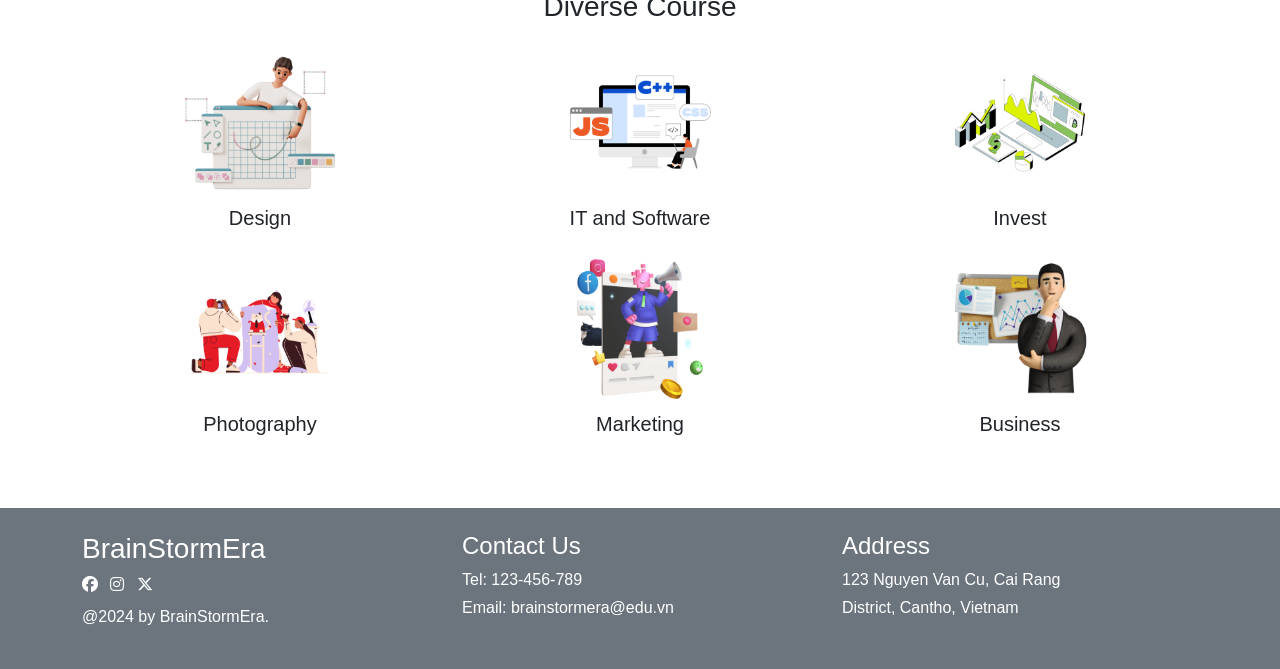
<file: templates/HompageGuest.html>
<!DOCTYPE html>
<html lang="en">

<head>
    <meta charset="UTF-8">
    <meta name="viewport" content="width=device-width, initial-scale=1.0">
    <title>BrainStormEra</title>
    <link href="https://cdn.jsdelivr.net/npm/bootstrap@5.3.0/dist/css/bootstrap.min.css" rel="stylesheet">
    <link rel="stylesheet" href="https://cdnjs.cloudflare.com/ajax/libs/font-awesome/6.6.0/css/all.min.css">

    <link rel="stylesheet" href="../assests/css/base.css">
  <link rel="stylesheet" href="../assests/css/HomePageGuest.css">
  <link rel="stylesheet" href="../assests/css/homePageHeader.css">
<link rel="stylesheet" href="../assests/css/landing_page.css"></head>

<body>







    <header class="container-fluid">
        <nav class="navbar navbar-expand-lg">
            <div class="container-fluid">
                <a class="navbar-brand" href="#">
                    <img src="../assests/img/BrainStormEra_logo.png" alt="Logo" class="logo_img">
                </a>
                <button class="navbar-toggler" type="button" data-bs-toggle="collapse" data-bs-target="#navbarNav"
                    aria-controls="navbarNav" aria-expanded="false" aria-label="Toggle navigation">
                    <span class="navbar-toggler-icon"></span>
                </button>
                <div class="collapse navbar-collapse" id="navbarNav">
                    <ul class="navbar-nav me-auto mb-2 mb-lg-0">
                        <li class="nav-item"><a class="nav-link" href="#">DASHBOARD</a></li>
                        <li class="nav-item"><a class="nav-link" href="#">COURSE</a></li>
                    </ul>
                    <div class="profile d-flex align-items-center">
                        <a href="./login.html" class="btn_login">Log In</a>
                    </div>
                </div>
            </div>
        </nav>
    </header>











    <div class="container mt-5">
        <!-- Header Section -->
        <div class="text-center mb-5 w-100 position-relative" style="padding-bottom: 200px;">
            <img src="/assests/img/WelcomeHeader.png" class="img-welcomeheader">
            <img src="/assests/img/robotwelcome.png" class="robotwelcome">
        </div>

        <!-- Recommend Course Section -->
        <div class="text-center mb-4 mt-6" style="padding-top: 50px;" >
            <h3>Recommend Course</h3>
        </div>
        <div class="row justify-content-center mb-5">
            <div class="col-md-3 col-sm-6 mb-4">
                <div class="card course-card">
                    <img src="/assests/img/C-example.png" class="card-img-top" alt="Course Image">
                    <div class="card-body">
                        <h5 class="card-title">C Programming Full Course</h5>
                        <p class="card-text">Price: 700,000₫</p>
                        <p class="card-text">By Phuc Nguyen</p>
                    </div>
                </div>
            </div>
            <div class="col-md-3 col-sm-6 mb-4">
                <div class="card course-card">
                    <img src="/assests/img/java-example.png" class="card-img-top" alt="Course Image">
                    <div class="card-body">
                        <h5 class="card-title">Java Programming Full Course</h5>
                        <p class="card-text">Price: 700,000₫</p>
                        <p class="card-text">By Microsoft</p>
                    </div>
                </div>
            </div>
            <div class="col-md-3 col-sm-6 mb-4">
                <div class="card course-card">
                    <img src="/assests/img/C2-example.png" class="card-img-top" alt="Course Image">
                    <div class="card-body">
                        <h5 class="card-title">C# Programming Full Course</h5>
                        <p class="card-text">Price: 700,000₫</p>
                        <p class="card-text">By Meta</p>
                    </div>
                </div>
            </div>
            <div class="col-md-3 col-sm-6 mb-4">
                <div class="card course-card">
                    <img src="/assests/img/java2-exmaple.png" class="card-img-top" alt="Course Image">
                    <div class="card-body">
                        <h5 class="card-title">JavaScript Full Course</h5>
                        <p class="card-text">Price: 700,000₫</p>
                        <p class="card-text">Created by WIT</p>
                    </div>
                </div>
            </div>
        </div>

        <!-- Teach By Big Companies Section -->
        <div class="text-center mb-4 companies">
            <h3>Teach By Big Companies</h3>
        </div>
        <div class="d-flex justify-content-around align-items-center mb-5 companies-pic">
            <img src="/assests/img/window.png" alt="Company 1" class="img-fluid" style="max-width: 100px;">
            <img src="/assests/img/gg.png" alt="Company 2" class="img-fluid" style="max-width: 100px;">
            <img src="/assests/img/amazon.png" alt="Company 3" class="img-fluid" style="max-width: 100px;">
        </div>

        <!-- Diverse Course Section -->
        <div class="text-center mb-4">
            <h3>Diverse Course</h3>
        </div>
        <div class="row text-center mb-5 diverse-course">
            <div class="col-md-4 col-sm-6 mb-3">
                <img src="/assests/img/design.png" alt="Design Image" class="img-fluid mb-2">
                <h5>Design</h5>
            </div>
            <div class="col-md-4 col-sm-6 mb-3">
                <img src="/assests/img/IT.png" alt="IT and Software Image" class="img-fluid mb-2">
                <h5>IT and Software</h5>
            </div>
            <div class="col-md-4 col-sm-6 mb-3">
                <img src="/assests/img/invest.png" alt="Invest Image" class="img-fluid mb-2">
                <h5>Invest</h5>
            </div>
            <div class="col-md-4 col-sm-6 mb-3">
                <img src="/assests/img/photo.png" alt="Photography Image" class="img-fluid mb-2">
                <h5>Photography</h5>
            </div>
            <div class="col-md-4 col-sm-6 mb-3">
                <img src="/assests/img/marketing.png" alt="Marketing Image" class="img-fluid mb-2">
                <h5>Marketing</h5>
            </div>
            <div class="col-md-4 col-sm-6 mb-3">
                <img src="/assests/img/bussiness.png" alt="Business Image" class="img-fluid mb-2">
                <h5>Business</h5>
            </div>
        </div>
    </div>



    <footer class="bg-secondary text-white py-4">
        <div class="container">
            <div class="row">
                <div class="col-md-4 mb-3 mb-md-0">
                    <h3>BrainStormEra</h3>
                    <div class="social-icons my-2">
                        <i class="fab fa-facebook me-2"></i>
                        <i class="fab fa-instagram me-2"></i>
                        <i class="fab fa-x-twitter"></i>
                    </div>
                    <p>@2024 by BrainStormEra.</p>
                </div>
                <div class="col-md-4 mb-3 mb-md-0">
                    <h4>Contact Us</h4>
                    <p class="mb-1">Tel: 123-456-789</p>
                    <p>Email: brainstormera@edu.vn</p>
                </div>
                <div class="col-md-4">
                    <h4>Address</h4>
                    <p class="mb-1">123 Nguyen Van Cu, Cai Rang</p>
                    <p>District, Cantho, Vietnam</p>
                </div>
            </div>
        </div>
    </footer>




    <script src="https://cdn.jsdelivr.net/npm/bootstrap@5.3.0/dist/js/bootstrap.bundle.min.js"></script>
</body>

</html>
</file>
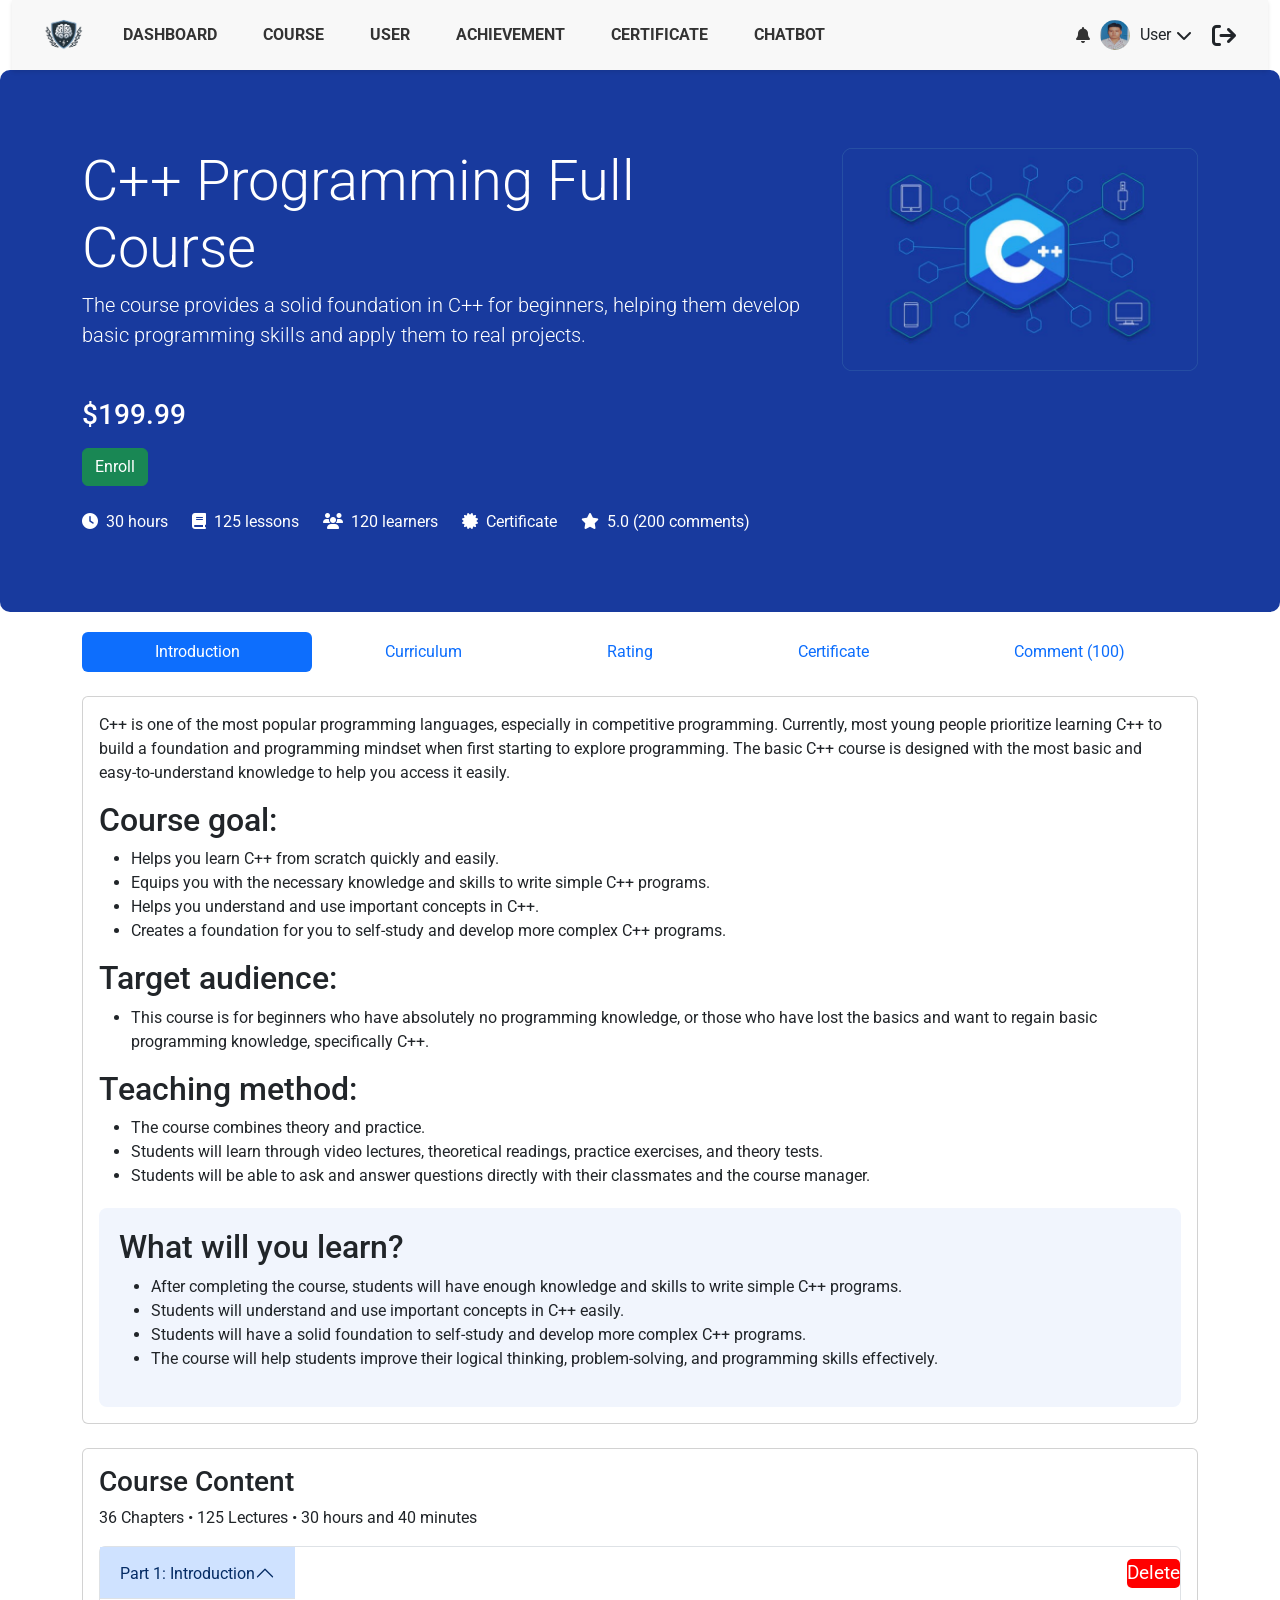
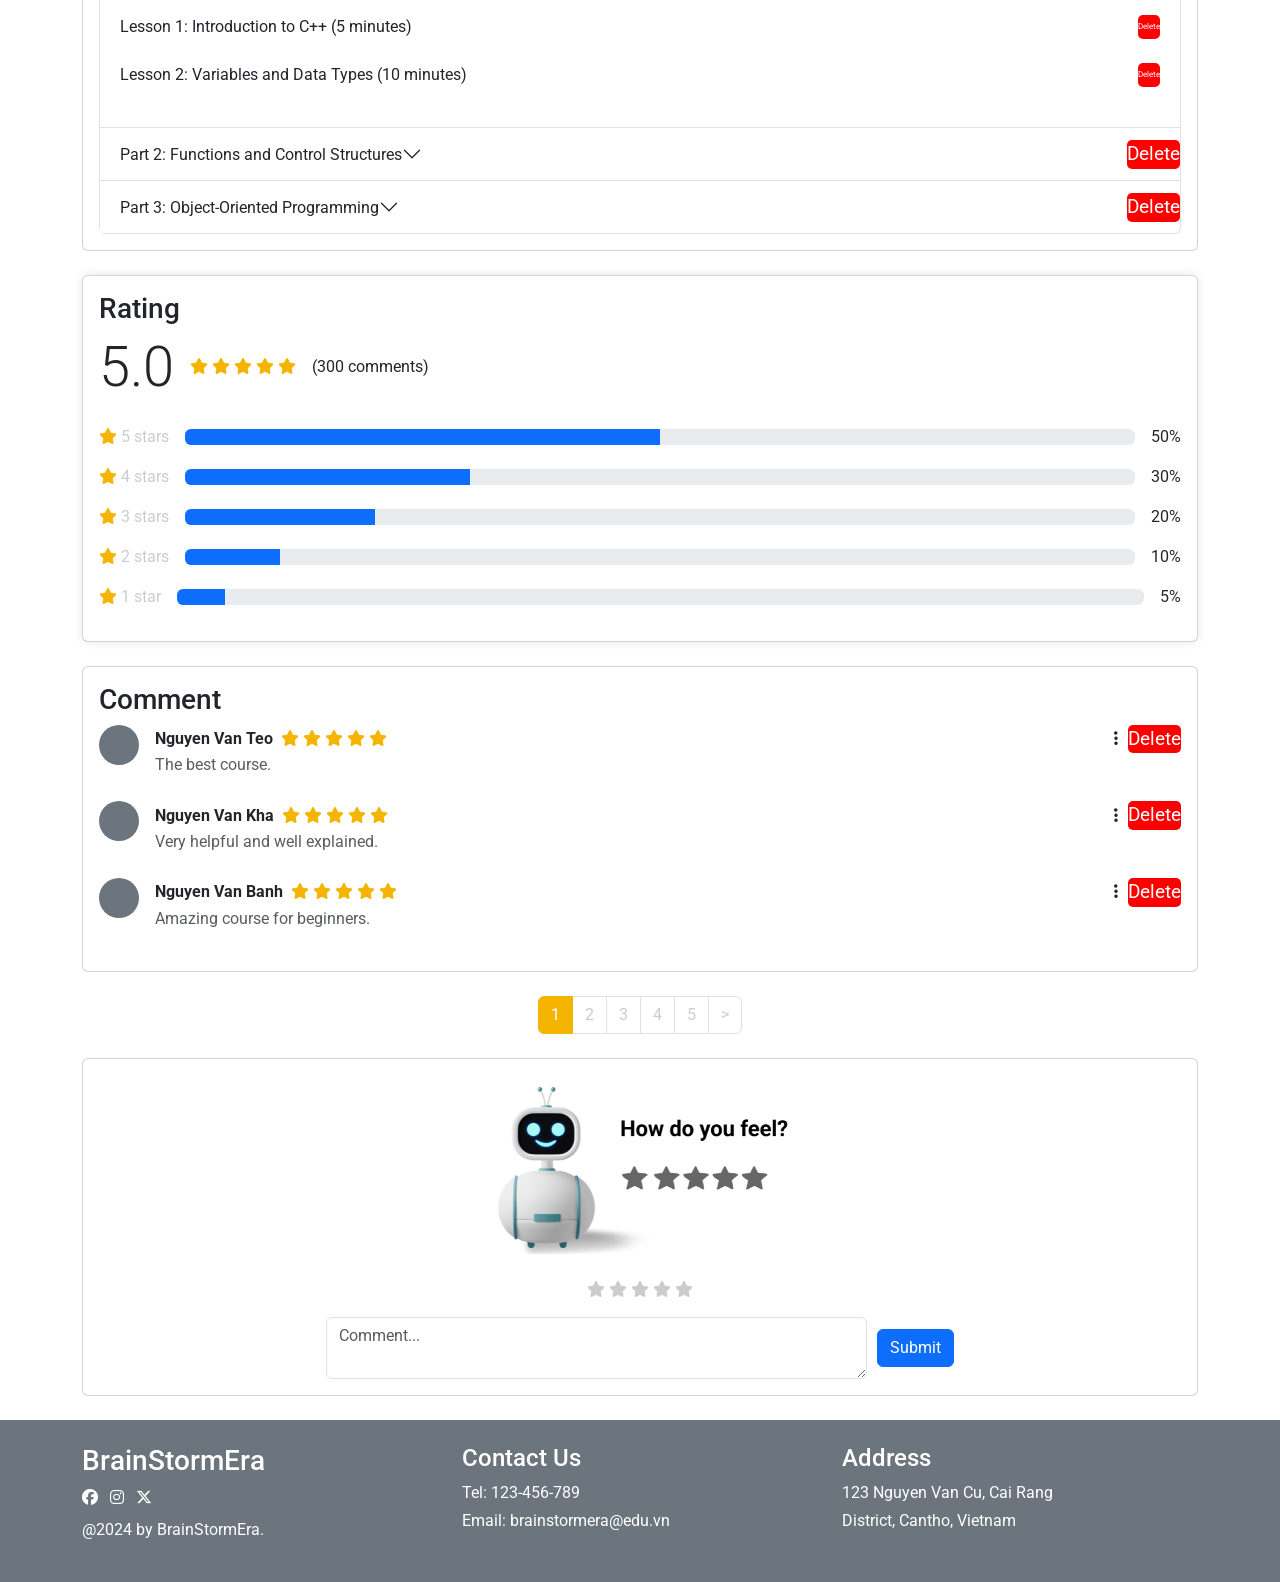
<file: templates/ManagementFeedbackCourse.html>
<!DOCTYPE html>
<html lang="en">
<head>
    <meta charset="UTF-8">
    <meta name="viewport" content="width=device-width, initial-scale=1.0">
    <title>C++ Programming Full Course</title>
    <link href="https://fonts.googleapis.com/css2?family=Roboto:wght@300;400;500;700&display=swap" rel="stylesheet">
    <link rel="stylesheet" href="https://cdnjs.cloudflare.com/ajax/libs/font-awesome/5.15.4/css/all.min.css">
    <link href="https://cdn.jsdelivr.net/npm/bootstrap@5.3.2/dist/css/bootstrap.min.css" rel="stylesheet">
    <link rel="stylesheet" href="https://cdnjs.cloudflare.com/ajax/libs/font-awesome/6.6.0/css/all.min.css">

    <link rel="stylesheet" href="../assests/css/landing_page.css">
    <link rel="stylesheet" href="../assests/css/ManageMentFeedBackCourse.css">
    <link rel="stylesheet" href="../assests/css/base.css">

</head>
<body>








    <header class="container-fluid">
        <nav class="navbar navbar-expand-lg">
            <div class="container-fluid">
                <a class="navbar-brand" href="#">
                    <img src="../assests/img/BrainStormEra_logo.png" alt="Logo" class="logo_img">
                </a>
                <button class="navbar-toggler" type="button" data-bs-toggle="collapse" data-bs-target="#navbarNav"
                    aria-controls="navbarNav" aria-expanded="false" aria-label="Toggle navigation">
                    <span class="navbar-toggler-icon"></span>
                </button>
                <div class="collapse navbar-collapse" id="navbarNav">
                    <ul class="navbar-nav me-auto mb-2 mb-lg-0">
                        <li class="nav-item"><a class="nav-link" href="#">DASHBOARD</a></li>
                        <li class="nav-item"><a class="nav-link" href="#">COURSE</a></li>
                        <li class="nav-item"><a class="nav-link" href="#">USER</a></li>
                        <li class="nav-item"><a class="nav-link" href="#">ACHIEVEMENT</a></li>
                        <li class="nav-item"><a class="nav-link" href="#">CERTIFICATE</a></li>
                        <li class="nav-item"><a class="nav-link" href="#">CHATBOT</a></li>
                    </ul>
                    <div class="profile d-flex align-items-center">
                        <i class="fas fa-bell icon"></i>
                        <img src="../assests/img/landing_page/user.jpg" alt="Profile Picture" class="user_img">
                        <span class="d-none d-md-inline">User</span>
                        <i class="fas fa-chevron-down d-none d-md-inline"></i>
                        <i class="fa-solid fa-arrow-right-from-bracket exit_icon"></i>
                    </div>
                </div>
            </div>
        </nav>
    </header>







    <div class="header">
        <div class="container">
            <div class="row py-5">
                <div class="col-md-8">
                    <h1 class="display-4">C++ Programming Full Course</h1>
                    <p class="lead">The course provides a solid foundation in C++ for beginners, helping them develop basic programming skills and apply them to real projects.</p>
              
                    <div class="d-flex mb-2 mt-5" >
                        <h3 class="price  " > $199.99</h3>

                    </div>

                    <div class="d-flex mb-4 mt-2" >
                        <button class="btn btn-success me-3">Enroll</button>

                    </div>
                    <div class="d-flex text-white mt-3">
                        <div class="me-4"><i class="fas fa-clock me-2"></i>30 hours</div>
                        <div class="me-4"><i class="fas fa-book me-2"></i>125 lessons</div>
                        <div class="me-4"><i class="fas fa-users me-2"></i>120 learners</div>
                        <div class="me-4"><i class="fas fa-certificate me-2"></i>Certificate</div>
                        <div><i class="fas fa-star me-2"></i>5.0 (200 comments)</div>
                    </div>
                </div>
                <div class="col-md-4">
                    <img src="/assests/img/img_course.png" alt="C++ Logo" class="img-fluid">
                </div>
            </div>
        </div>
    </div>

    <div class="container">
        <nav class="nav nav-pills nav-fill mb-4">
            <a class="nav-link active" href="#introduction">Introduction</a>
            <a class="nav-link" href="#curriculum">Curriculum</a>
            <a class="nav-link" href="#rating">Rating</a>
            <a class="nav-link" href="#certificate">Certificate</a>
            <a class="nav-link" href="#comment">Comment (100)</a>
        </nav>

        <div class="card mb-4">
            <div class="card-body">
                <p>C++ is one of the most popular programming languages, especially in competitive programming. Currently, most young people prioritize learning C++ to build a foundation and programming mindset when first starting to explore programming. The basic C++ course is designed with the most basic and easy-to-understand knowledge to help you access it easily.</p>
                <h2 id="introduction">Course goal:</h2>
                <ul>
                    <li>Helps you learn C++ from scratch quickly and easily.</li>
                    <li>Equips you with the necessary knowledge and skills to write simple C++ programs.</li>
                    <li>Helps you understand and use important concepts in C++.</li>
                    <li>Creates a foundation for you to self-study and develop more complex C++ programs.</li>
                </ul>
                <h2 id="curriculum">Target audience:</h2>
                <ul>
                    <li>This course is for beginners who have absolutely no programming knowledge, or those who have lost the basics and want to regain basic programming knowledge, specifically C++.</li>
                </ul>
                <h2 id="rating">Teaching method:</h2>
                <ul>
                    <li>The course combines theory and practice.</li>
                    <li>Students will learn through video lectures, theoretical readings, practice exercises, and theory tests.</li>
                    <li>Students will be able to ask and answer questions directly with their classmates and the course manager.</li>
                </ul>
                <div class="learning-outcome">
                    <h2 id="certificate">What will you learn?</h2>
                    <ul>
                        <li>After completing the course, students will have enough knowledge and skills to write simple C++ programs.</li>
                        <li>Students will understand and use important concepts in C++ easily.</li>
                        <li>Students will have a solid foundation to self-study and develop more complex C++ programs.</li>
                        <li>The course will help students improve their logical thinking, problem-solving, and programming skills effectively.</li>
                    </ul>
                </div>
            </div>
        </div>

        <div class="card mb-4">
            <div class="card-body">
                <h3>Course Content</h3>
                <p>36 Chapters • 125 Lectures • 30 hours and 40 minutes</p>
                <div class="accordion" id="courseContentAccordion">
                    <div class="accordion-item">
                        <div class="d-flex justify-content-between align-items-center">
                            <h2 class="accordion-header" id="headingOne">
                                <button class="accordion-button" type="button" data-bs-toggle="collapse" data-bs-target="#collapseOne" aria-expanded="true" aria-controls="collapseOne">
                                    Part 1: Introduction
                                </button>
                            </h2>
                            <button class="delete-btn" onclick="deletePart('Part 1')">Delete</button>
                        </div>
                        <div id="collapseOne" class="accordion-collapse collapse show" aria-labelledby="headingOne" data-bs-parent="#courseContentAccordion">
                            <div class="accordion-body">
                                <div class="d-flex justify-content-between mb-4">
                                    <a href="lesson1.html" target="_blank">Lesson 1: Introduction to C++ (5 minutes)</a>
                                    <button class="lesson-delete-btn" onclick="deleteLesson('Lesson 1: Introduction to C++')">Delete</button>
                                </div>
                                <div class="d-flex justify-content-between mb-4">
                                    <a href="lesson2.html" target="_blank">Lesson 2: Variables and Data Types (10 minutes)</a>
                                    <button class="lesson-delete-btn" onclick="deleteLesson('Lesson 2: Variables and Data Types')">Delete</button>
                                </div>
                            </div>
                        </div>
                    </div>
                    <div class="accordion-item">
                        <div class="d-flex justify-content-between align-items-center">
                            <h2 class="accordion-header" id="headingTwo">
                                <button class="accordion-button collapsed" type="button" data-bs-toggle="collapse" data-bs-target="#collapseTwo" aria-expanded="false" aria-controls="collapseTwo">
                                    Part 2: Functions and Control Structures
                                </button>
                            </h2>
                            <button class="delete-btn" onclick="deletePart('Part 2')">Delete</button>
                        </div>
                        <div id="collapseTwo" class="accordion-collapse collapse" aria-labelledby="headingTwo" data-bs-parent="#courseContentAccordion">
                            <div class="accordion-body">
                                <div class="d-flex justify-content-between mb-4">
                                    <a href="lesson3.html" target="_blank">Lesson 1: Functions in C++ (15 minutes)</a>
                                    <button class="lesson-delete-btn" onclick="deleteLesson('Lesson 1: Functions in C++')">Delete</button>
                                </div>
                                
                                <div class="d-flex justify-content-between mb-4">
                                    <a href="lesson4.html" target="_blank">Lesson 2: Control Structures (20 minutes)</a>
                                    <button class="lesson-delete-btn" onclick="deleteLesson('Lesson 2: Control Structures')">Delete</button>
                                </div>
                            </div>
                        </div>
                    </div>
                    <div class="accordion-item">
                        <div class="d-flex justify-content-between align-items-center">
                            <h2 class="accordion-header" id="headingThree">
                                <button class="accordion-button collapsed" type="button" data-bs-toggle="collapse" data-bs-target="#collapseThree" aria-expanded="false" aria-controls="collapseThree">
                                    Part 3: Object-Oriented Programming
                                </button>
                            </h2>
                            <button class="delete-btn" onclick="deletePart('Part 3')">Delete</button>
                        </div>
                        <div id="collapseThree" class="accordion-collapse collapse" aria-labelledby="headingThree" data-bs-parent="#courseContentAccordion">
                            <div class="accordion-body">
                                <div class="d-flex justify-content-between mb-4">
                                    <a href="lesson5.html" target="_blank">Lesson 1: Classes and Objects (25 minutes)</a>
                                    <button class="lesson-delete-btn" onclick="deleteLesson('Lesson 1: Classes and Objects')">Delete</button>
                                </div>
                                <div class="d-flex justify-content-between mb-4">
                                    <a href="lesson6.html" target="_blank">Lesson 2: Inheritance and Polymorphism (30 minutes)</a>
                                    <button class="lesson-delete-btn" onclick="deleteLesson('Lesson 2: Inheritance and Polymorphism')">Delete</button>
                                </div>
                            </div>
                        </div>
                    </div>
                </div>
            </div>
        </div>

        <div class="card rating-box mb-4">
            <div class="card-body">
                <h3>Rating</h3>
                <div class="d-flex align-items-center mb-4">
                    <div class="rating-value display-4 me-3">5.0</div>
                    <div class="stars">
                        <i class="fas fa-star selected"></i>
                        <i class="fas fa-star selected"></i>
                        <i class="fas fa-star selected"></i>
                        <i class="fas fa-star selected"></i>
                        <i class="fas fa-star selected"></i>
                    </div>
                    <div class="comments ms-3">(300 comments)</div>
                </div>
                <div class="rating-breakdown">
                    <div class="d-flex align-items-center mb-3">
                        <div class="stars"><i class="fas fa-star selected"></i> 5 stars</div>
                        <div class="progress flex-fill mx-3">
                            <div class="progress-bar" role="progressbar" style="width: 50%;" aria-valuenow="50" aria-valuemin="0" aria-valuemax="100"></div>
                        </div>
                        <div>50%</div>
                    </div>
                    <div class="d-flex align-items-center mb-3">
                        <div class="stars"><i class="fas fa-star selected"></i> 4 stars</div>
                        <div class="progress flex-fill mx-3">
                            <div class="progress-bar" role="progressbar" style="width: 30%;" aria-valuenow="30" aria-valuemin="0" aria-valuemax="100"></div>
                        </div>
                        <div>30%</div>
                    </div>
                    <div class="d-flex align-items-center mb-3">
                        <div class="stars"><i class="fas fa-star selected"></i> 3 stars</div>
                        <div class="progress flex-fill mx-3">
                            <div class="progress-bar" role="progressbar" style="width: 20%;" aria-valuenow="20" aria-valuemin="0" aria-valuemax="100"></div>
                        </div>
                        <div>20%</div>
                    </div>
                    <div class="d-flex align-items-center mb-3">
                        <div class="stars"><i class="fas fa-star selected"></i> 2 stars</div>
                        <div class="progress flex-fill mx-3">
                            <div class="progress-bar" role="progressbar" style="width: 10%;" aria-valuenow="10" aria-valuemin="0" aria-valuemax="100"></div>
                        </div>
                        <div>10%</div>
                    </div>
                    <div class="d-flex align-items-center mb-3">
                        <div class="stars"><i class="fas fa-star selected"></i> 1 star</div>
                        <div class="progress flex-fill mx-3">
                            <div class="progress-bar" role="progressbar" style="width: 5%;" aria-valuenow="5" aria-valuemin="0" aria-valuemax="100"></div>
                        </div>
                        <div>5%</div>
                    </div>
                </div>
            </div>
        </div>

        <div class="card mb-4">
            <div class="card-body">
                <h3>Comment</h3>
                <div class="comment mb-4 d-flex">
                    <div class="avatar bg-secondary rounded-circle me-3" style="width: 40px; height: 40px;"></div>
                    <div class="flex-fill">
                        <div class="d-flex align-items-center">
                            <div class="fw-bold me-2">Nguyen Van Teo</div>
                            <div class="stars">
                                <i class="fas fa-star selected"></i>
                                <i class="fas fa-star selected"></i>
                                <i class="fas fa-star selected"></i>
                                <i class="fas fa-star selected"></i>
                                <i class="fas fa-star selected"></i>
                            </div>
                            <div class="ms-auto dropdown">
                                <i class="fas fa-ellipsis-v" onclick="toggleOptionsMenu(this)"></i>
                                <ul class="dropdown-menu">
                                    <li><a class="dropdown-item" href="#">Edit</a></li>
                                    <li><a class="dropdown-item" href="#">Delete</a></li>
                                </ul>
                            </div>
                            <button class="delete-btn" onclick="deleteComment('Nguyen Van Teo')">Delete</button>
                        </div>
                        <div class="text-muted">The best course.</div>
                    </div>
                </div>
                <div class="comment mb-4 d-flex">
                    <div class="avatar bg-secondary rounded-circle me-3" style="width: 40px; height: 40px;"></div>
                    <div class="flex-fill">
                        <div class="d-flex align-items-center">
                            <div class="fw-bold me-2">Nguyen Van Kha</div>
                            <div class="stars">
                                <i class="fas fa-star selected"></i>
                                <i class="fas fa-star selected"></i>
                                <i class="fas fa-star selected"></i>
                                <i class="fas fa-star selected"></i>
                                <i class="fas fa-star selected"></i>
                            </div>
                            <div class="ms-auto dropdown">
                                <i class="fas fa-ellipsis-v" onclick="toggleOptionsMenu(this)"></i>
                                <ul class="dropdown-menu">
                                    <li><a class="dropdown-item" href="#">Edit</a></li>
                                    <li><a class="dropdown-item" href="#">Delete</a></li>
                                </ul>
                            </div>
                            <button class="delete-btn" onclick="deleteComment('Nguyen Van Kha')">Delete</button>
                        </div>
                        <div class="text-muted">Very helpful and well explained.</div>
                    </div>
                </div>
                <div class="comment mb-4 d-flex">
                    <div class="avatar bg-secondary rounded-circle me-3" style="width: 40px; height: 40px;"></div>
                    <div class="flex-fill">
                        <div class="d-flex align-items-center">
                            <div class="fw-bold me-2">Nguyen Van Banh</div>
                            <div class="stars">
                                <i class="fas fa-star selected"></i>
                                <i class="fas fa-star selected"></i>
                                <i class="fas fa-star selected"></i>
                                <i class="fas fa-star selected"></i>
                                <i class="fas fa-star selected"></i>
                            </div>
                            <div class="ms-auto dropdown">
                                <i class="fas fa-ellipsis-v" onclick="toggleOptionsMenu(this)"></i>
                                <ul class="dropdown-menu">
                                    <li><a class="dropdown-item" href="#">Edit</a></li>
                                    <li><a class="dropdown-item" href="#">Delete</a></li>
                                </ul>
                            </div>
                            <button class="delete-btn" onclick="deleteComment('Nguyen Van Banh')">Delete</button>
                        </div>
                        <div class="text-muted">Amazing course for beginners.</div>
                    </div>
                </div>
            </div>
        </div>

        <nav aria-label="Page navigation" class="mb-4">
            <ul class="pagination justify-content-center">
                <li class="page-item active"><a class="page-link" href="#">1</a></li>
                <li class="page-item"><a class="page-link" href="#">2</a></li>
                <li class="page-item"><a class="page-link" href="#">3</a></li>
                <li class="page-item"><a class="page-link" href="#">4</a></li>
                <li class="page-item"><a class="page-link" href="#">5</a></li>
                <li class="page-item"><a class="page-link" href="#">&gt;</a></li>
            </ul>
        </nav>

        <div class="card feedback-section mb-4 text-center">
            <div class="card-body">
                <img alt="Robot image" src="/assests/img/certi.png" class="img-fluid mb-4" />
                <div class="stars">
                    <i class="fas fa-star" onclick="selectStar(this)"></i>
                    <i class="fas fa-star" onclick="selectStar(this)"></i>
                    <i class="fas fa-star" onclick="selectStar(this)"></i>
                    <i class="fas fa-star" onclick="selectStar(this)"></i>
                    <i class="fas fa-star" onclick="selectStar(this)"></i>
                </div>
                <div class="comment-input">
                    <textarea class="form-control w-50" placeholder="Comment..."></textarea>
                    <button class="btn btn-primary">Submit</button>
                </div>
            </div>
        </div>
    </div>



        <footer class="bg-secondary text-white py-4">
            <div class="container">
                <div class="row">
                    <div class="col-md-4 mb-3 mb-md-0">
                        <h3>BrainStormEra</h3>
                        <div class="social-icons my-2">
                            <i class="fab fa-facebook me-2"></i>
                            <i class="fab fa-instagram me-2"></i>
                            <i class="fab fa-x-twitter"></i>
                        </div>
                        <p>@2024 by BrainStormEra.</p>
                    </div>
                    <div class="col-md-4 mb-3 mb-md-0">
                        <h4>Contact Us</h4>
                        <p class="mb-1">Tel: 123-456-789</p>
                        <p>Email: brainstormera@edu.vn</p>
                    </div>
                    <div class="col-md-4">
                        <h4>Address</h4>
                        <p class="mb-1">123 Nguyen Van Cu, Cai Rang</p>
                        <p>District, Cantho, Vietnam</p>
                    </div>
                </div>
            </div>
        </footer>

        <script src="https://cdn.jsdelivr.net/npm/bootstrap@5.3.2/dist/js/bootstrap.bundle.min.js"></script>
        <script src="../assests/js/ManageMentFeedBackCourse.js">
           
        </script>
</body>
</html>
</file>
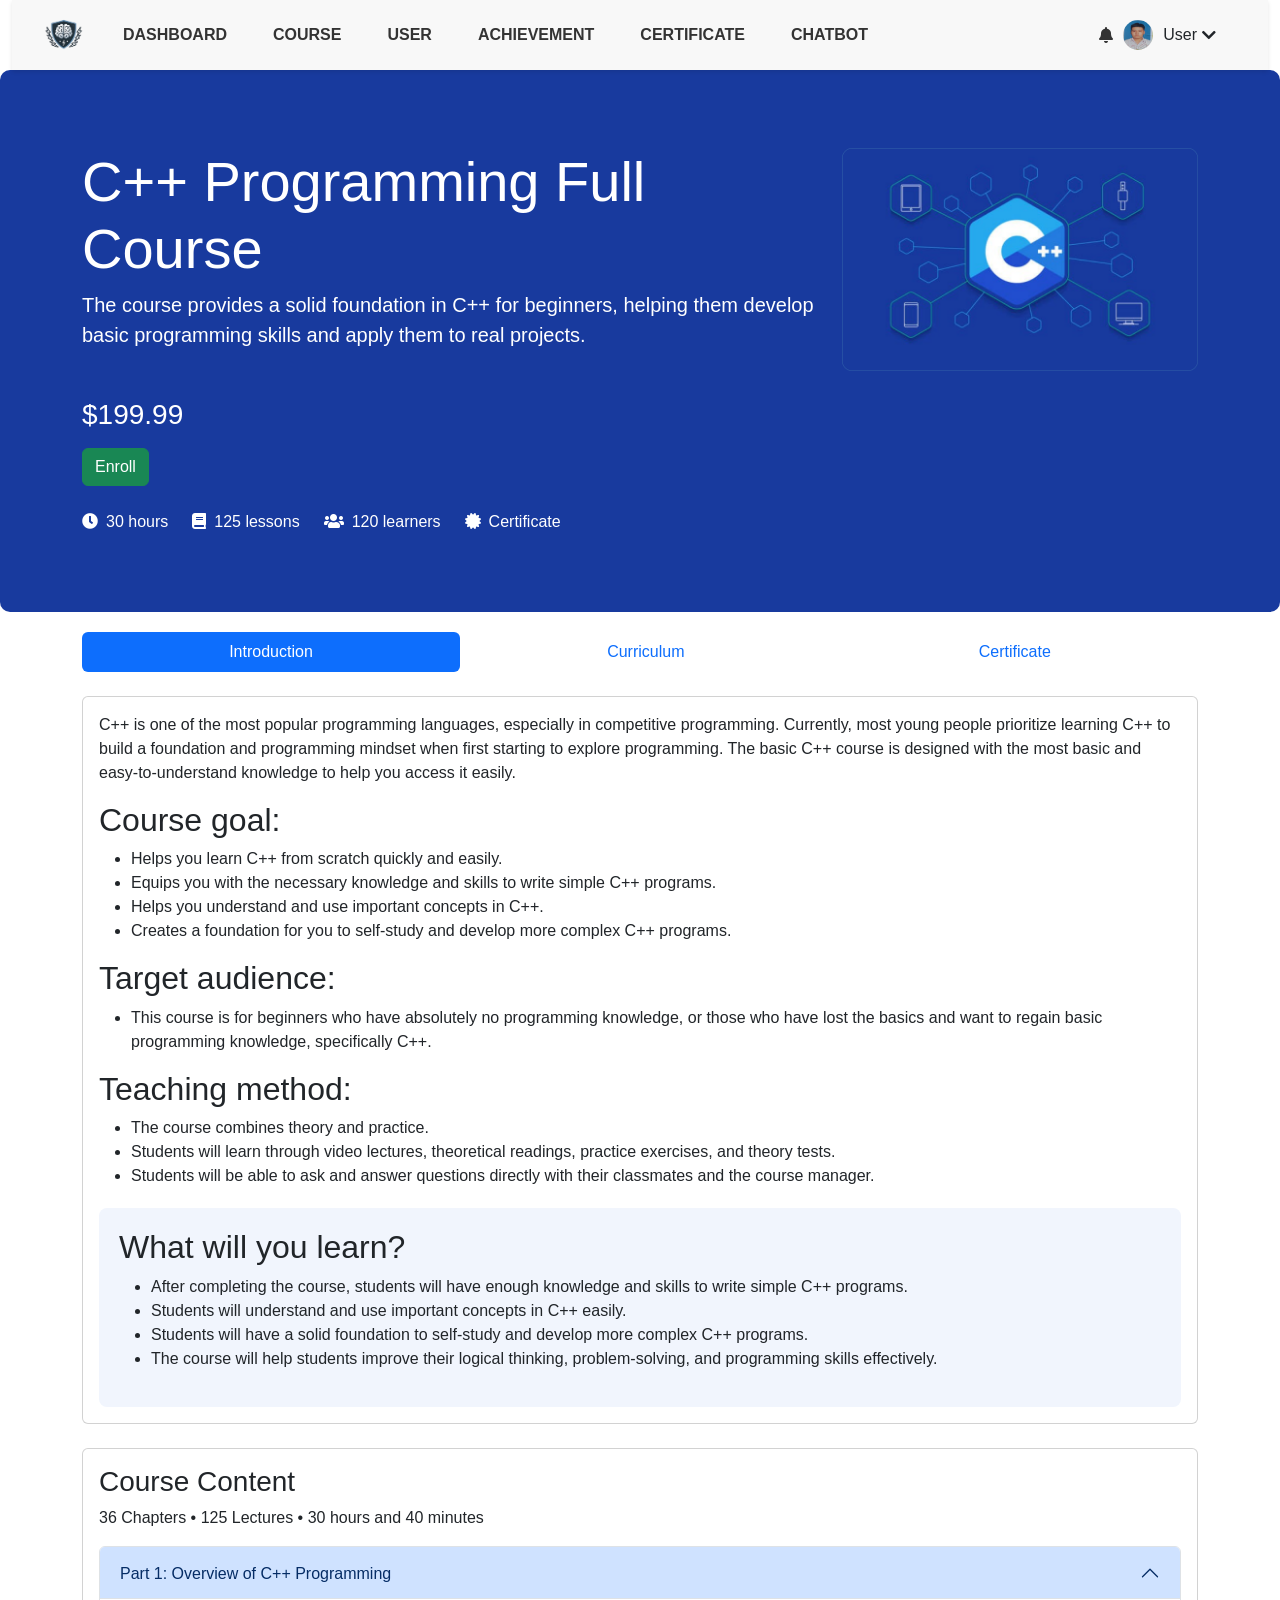
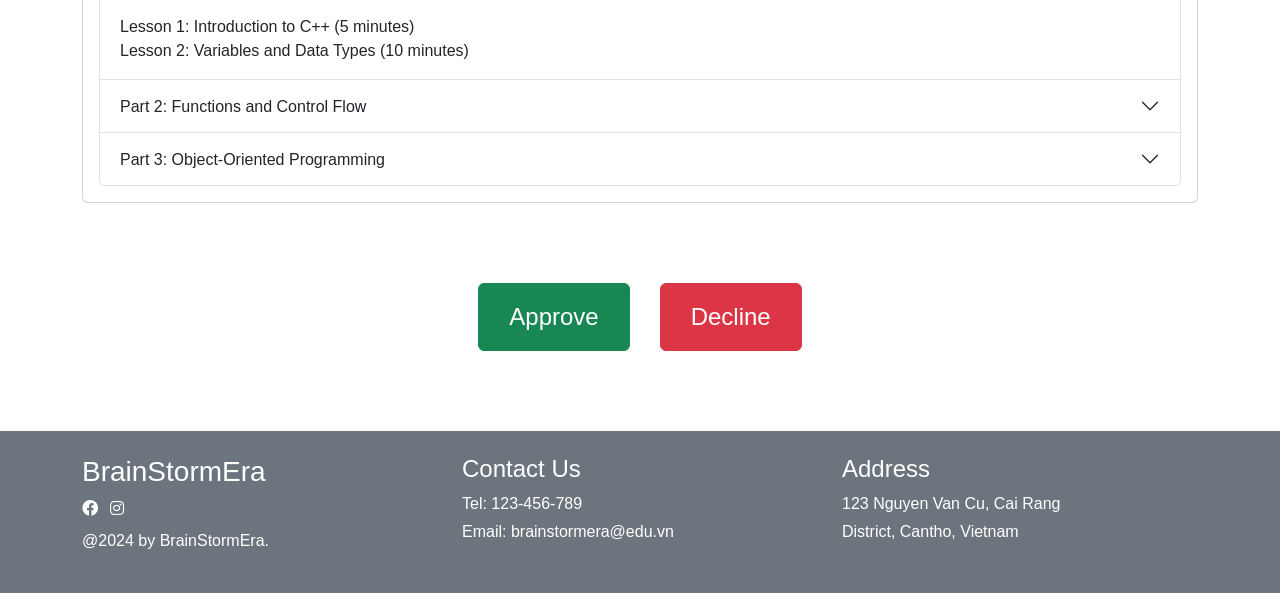
<file: templates/ReviewCourse.html>
<!DOCTYPE html>
<html lang="en">
<head>
    <meta charset="UTF-8">
    <meta name="viewport" content="width=device-width, initial-scale=1.0">
    <title>C++ Programming Full Course</title>
    <link href="https://fonts.googleapis.com/css2?family=Roboto:wght@300;400;500;700&display=swap" rel="stylesheet">
    <link rel="stylesheet" href="https://cdnjs.cloudflare.com/ajax/libs/font-awesome/5.15.4/css/all.min.css">
    <link href="https://cdn.jsdelivr.net/npm/bootstrap@5.3.2/dist/css/bootstrap.min.css" rel="stylesheet">
    <link rel="stylesheet" href="../assests/css/ReviewCourse.css">
    <link rel="stylesheet" href="../assests/css/base.css">
    <link rel="stylesheet" href="../assests/css/landing_page.css">

</head>
<body>






    <header class="container-fluid">
        <nav class="navbar navbar-expand-lg">
            <div class="container-fluid">
                <a class="navbar-brand" href="#">
                    <img src="../assests/img/BrainStormEra_logo.png" alt="Logo" class="logo_img">
                </a>
                <button class="navbar-toggler" type="button" data-bs-toggle="collapse" data-bs-target="#navbarNav"
                    aria-controls="navbarNav" aria-expanded="false" aria-label="Toggle navigation">
                    <span class="navbar-toggler-icon"></span>
                </button>
                <div class="collapse navbar-collapse" id="navbarNav">
                    <ul class="navbar-nav me-auto mb-2 mb-lg-0">
                        <li class="nav-item"><a class="nav-link" href="#">DASHBOARD</a></li>
                        <li class="nav-item"><a class="nav-link" href="#">COURSE</a></li>
                        <li class="nav-item"><a class="nav-link" href="#">USER</a></li>
                        <li class="nav-item"><a class="nav-link" href="#">ACHIEVEMENT</a></li>
                        <li class="nav-item"><a class="nav-link" href="#">CERTIFICATE</a></li>
                        <li class="nav-item"><a class="nav-link" href="#">CHATBOT</a></li>
                    </ul>
                    <div class="profile d-flex align-items-center">
                        <i class="fas fa-bell icon"></i>
                        <img src="../assests/img/landing_page/user.jpg" alt="Profile Picture" class="user_img">
                        <span class="d-none d-md-inline">User</span>
                        <i class="fas fa-chevron-down d-none d-md-inline"></i>
                        <i class="fa-solid fa-arrow-right-from-bracket exit_icon"></i>
                    </div>
                </div>
            </div>
        </nav>
    </header>







    <div class="header">
        <div class="container">
            <div class="row py-5">
                <div class="col-md-8">
                    <h1 class="display-4">C++ Programming Full Course</h1>
                    <p class="lead">The course provides a solid foundation in C++ for beginners, helping them develop basic programming skills and apply them to real projects.</p>
                   
                    <div class="d-flex mb-2 mt-5" >
                        <h3 class="price  " > $199.99</h3>

                    </div>

                    <div class="d-flex mb-4 mt-2" >
                        <button class="btn btn-success me-3">Enroll</button>

                    </div>
                    <div class="d-flex text-white mt-3">
                        <div class="me-4"><i class="fas fa-clock me-2"></i>30 hours</div>
                        <div class="me-4"><i class="fas fa-book me-2"></i>125 lessons</div>
                        <div class="me-4"><i class="fas fa-users me-2"></i>120 learners</div>
                        <div class="me-4"><i class="fas fa-certificate me-2"></i>Certificate</div>
                    </div>
                </div>
                <div class="col-md-4">
                    <img src="/assests/img/img_course.png" alt="C++ Logo" class="img-fluid">
                </div>
            </div>
        </div>
    </div>

    <div class="container">
        <nav class="nav nav-pills nav-fill mb-4">
            <a class="nav-link active" href="#introduction">Introduction</a>
            <a class="nav-link" href="#curriculum">Curriculum</a>
            <a class="nav-link" href="#certificate">Certificate</a>
        </nav>

        <div class="card mb-4">
            <div class="card-body">
                <p>C++ is one of the most popular programming languages, especially in competitive programming. Currently, most young people prioritize learning C++ to build a foundation and programming mindset when first starting to explore programming. The basic C++ course is designed with the most basic and easy-to-understand knowledge to help you access it easily.</p>
                <h2 id="introduction">Course goal:</h2>
                <ul>
                    <li>Helps you learn C++ from scratch quickly and easily.</li>
                    <li>Equips you with the necessary knowledge and skills to write simple C++ programs.</li>
                    <li>Helps you understand and use important concepts in C++.</li>
                    <li>Creates a foundation for you to self-study and develop more complex C++ programs.</li>
                </ul>
                <h2 id="curriculum">Target audience:</h2>
                <ul>
                    <li>This course is for beginners who have absolutely no programming knowledge, or those who have lost the basics and want to regain basic programming knowledge, specifically C++.</li>
                </ul>
                <h2 id="certificate">Teaching method:</h2>
                <ul>
                    <li>The course combines theory and practice.</li>
                    <li>Students will learn through video lectures, theoretical readings, practice exercises, and theory tests.</li>
                    <li>Students will be able to ask and answer questions directly with their classmates and the course manager.</li>
                </ul>
                <div class="learning-outcome">
                    <h2>What will you learn?</h2>
                    <ul>
                        <li>After completing the course, students will have enough knowledge and skills to write simple C++ programs.</li>
                        <li>Students will understand and use important concepts in C++ easily.</li>
                        <li>Students will have a solid foundation to self-study and develop more complex C++ programs.</li>
                        <li>The course will help students improve their logical thinking, problem-solving, and programming skills effectively.</li>
                    </ul>
                </div>
            </div>
        </div>

        <div class="card mb-4">
            <div class="card-body">
                <h3>Course Content</h3>
                <p>36 Chapters • 125 Lectures • 30 hours and 40 minutes</p>
                <div class="accordion" id="courseContentAccordion">
                    <div class="accordion-item">
                        <h2 class="accordion-header" id="headingOne">
                            <button class="accordion-button" type="button" data-bs-toggle="collapse" data-bs-target="#collapseOne" aria-expanded="true" aria-controls="collapseOne">
                                Part 1: Overview of C++ Programming
                            </button>
                        </h2>
                        <div id="collapseOne" class="accordion-collapse collapse show" aria-labelledby="headingOne" data-bs-parent="#courseContentAccordion">
                            <div class="accordion-body">
                                <a href="lesson1.html" target="_blank">Lesson 1: Introduction to C++ (5 minutes)</a>
                                <a href="lesson2.html" target="_blank">Lesson 2: Variables and Data Types (10 minutes)</a>
                            </div>
                        </div>
                    </div>
                    <div class="accordion-item">
                        <h2 class="accordion-header" id="headingTwo">
                            <button class="accordion-button collapsed" type="button" data-bs-toggle="collapse" data-bs-target="#collapseTwo" aria-expanded="false" aria-controls="collapseTwo">
                                Part 2: Functions and Control Flow
                            </button>
                        </h2>
                        <div id="collapseTwo" class="accordion-collapse collapse" aria-labelledby="headingTwo" data-bs-parent="#courseContentAccordion">
                            <div class="accordion-body">
                                <a href="lesson3.html" target="_blank">Lesson 1: Functions in C++ (15 minutes)</a>
                                <a href="lesson4.html" target="_blank">Lesson 2: Control Structures (20 minutes)</a>
                            </div>
                        </div>
                    </div>
                    <div class="accordion-item">
                        <h2 class="accordion-header" id="headingThree">
                            <button class="accordion-button collapsed" type="button" data-bs-toggle="collapse" data-bs-target="#collapseThree" aria-expanded="false" aria-controls="collapseThree">
                                Part 3: Object-Oriented Programming
                            </button>
                        </h2>
                        <div id="collapseThree" class="accordion-collapse collapse" aria-labelledby="headingThree" data-bs-parent="#courseContentAccordion">
                            <div class="accordion-body">
                                <a href="lesson5.html" target="_blank">Lesson 1: Classes and Objects (25 minutes)</a>
                                <a href="lesson6.html" target="_blank">Lesson 2: Inheritance and Polymorphism (30 minutes)</a>
                            </div>
                        </div>
                    </div>
                </div>
            </div>
        </div>




        <div class="approval-buttons">
            <button class="btn btn-success">Approve</button>
            <button class="btn btn-danger">Decline</button>
        </div>
    </div>

</div>









    
    <footer class="bg-secondary text-white py-4">
        <div class="container">
            <div class="row">
                <div class="col-md-4 mb-3 mb-md-0">
                    <h3>BrainStormEra</h3>
                    <div class="social-icons my-2">
                        <i class="fab fa-facebook me-2"></i>
                        <i class="fab fa-instagram me-2"></i>
                        <i class="fab fa-x-twitter"></i>
                    </div>
                    <p>@2024 by BrainStormEra.</p>
                </div>
                <div class="col-md-4 mb-3 mb-md-0">
                    <h4>Contact Us</h4>
                    <p class="mb-1">Tel: 123-456-789</p>
                    <p>Email: brainstormera@edu.vn</p>
                </div>
                <div class="col-md-4">
                    <h4>Address</h4>
                    <p class="mb-1">123 Nguyen Van Cu, Cai Rang</p>
                    <p>District, Cantho, Vietnam</p>
                </div>
            </div>
        </div>
    </footer>

    <script src="https://cdn.jsdelivr.net/npm/bootstrap@5.3.2/dist/js/bootstrap.bundle.min.js"></script>
</body>
</html>
</file>
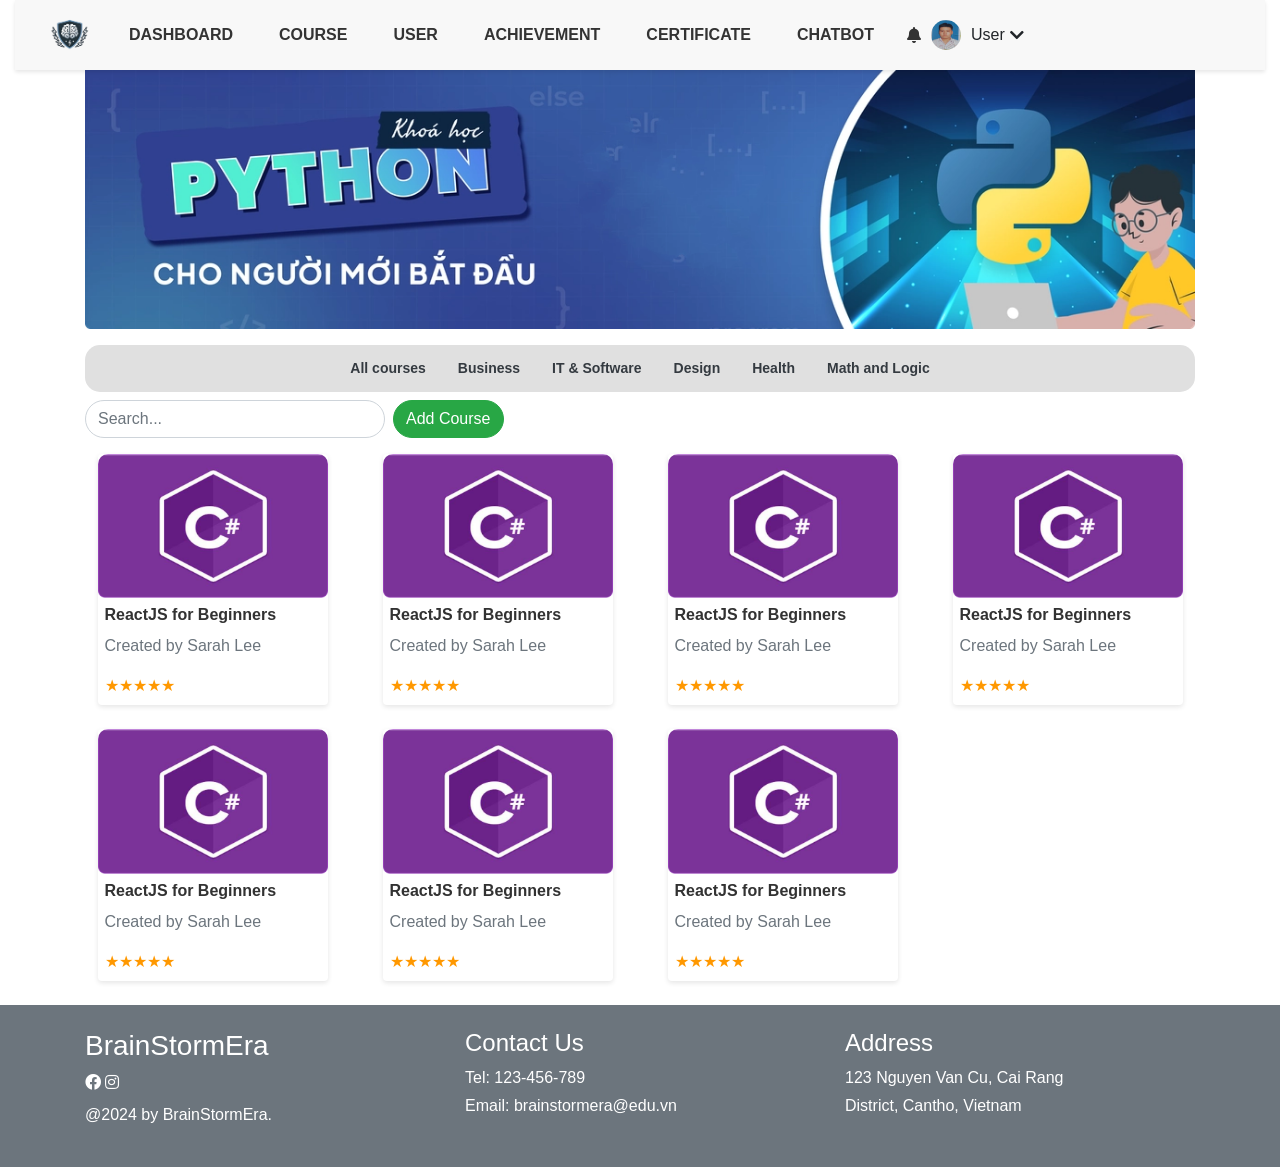
<file: templates/SearchCourse.html>
<!DOCTYPE html>
<html lang="en">

<head>
    <title>Course Dashboard</title>
    <meta name="viewport" content="width=device-width, initial-scale=1">
    <link href="https://cdnjs.cloudflare.com/ajax/libs/font-awesome/5.15.3/css/all.min.css" rel="stylesheet" />
    <link href="https://fonts.googleapis.com/css2?family=Roboto:wght@400;500;700&amp;display=swap" rel="stylesheet" />
    <link href="https://maxcdn.bootstrapcdn.com/bootstrap/4.5.2/css/bootstrap.min.css" rel="stylesheet" />
    <link rel="stylesheet" href="https://cdnjs.cloudflare.com/ajax/libs/font-awesome/5.15.4/css/all.min.css">

    <link rel="stylesheet" href="../assests/css/SearchCourse.css">
    <link rel="stylesheet" href="../assests/css/base.css">
    <script src="../assests/js/SearchCourse.js"></script>
    <link rel="stylesheet" href="../assests/css/landing_page.css">
</head>

<body>







    <header class="container-fluid">
        <nav class="navbar navbar-expand-lg">
            <div class="container-fluid">
                <a class="navbar-brand" href="#">
                    <img src="../assests/img/BrainStormEra_logo.png" alt="Logo" class="logo_img">
                </a>
                <button class="navbar-toggler" type="button" data-bs-toggle="collapse" data-bs-target="#navbarNav"
                    aria-controls="navbarNav" aria-expanded="false" aria-label="Toggle navigation">
                    <span class="navbar-toggler-icon"></span>
                </button>
                <div class="collapse navbar-collapse" id="navbarNav">
                    <ul class="navbar-nav me-auto mb-2 mb-lg-0">
                        <li class="nav-item"><a class="nav-link" href="#">DASHBOARD</a></li>
                        <li class="nav-item"><a class="nav-link" href="#">COURSE</a></li>
                        <li class="nav-item"><a class="nav-link" href="#">USER</a></li>
                        <li class="nav-item"><a class="nav-link" href="#">ACHIEVEMENT</a></li>
                        <li class="nav-item"><a class="nav-link" href="#">CERTIFICATE</a></li>
                        <li class="nav-item"><a class="nav-link" href="#">CHATBOT</a></li>
                    </ul>
                    <div class="profile d-flex align-items-center">
                        <i class="fas fa-bell icon"></i>
                        <img src="../assests/img/landing_page/user.jpg" alt="Profile Picture" class="user_img">
                        <span class="d-none d-md-inline">User</span>
                        <i class="fas fa-chevron-down d-none d-md-inline"></i>
                        <i class="fa-solid fa-arrow-right-from-bracket exit_icon"></i>
                    </div>
                </div>
            </div>
        </nav>
    </header>









    <!-- Banner Section -->
    <div class="banner mb-3">
        <div class="container text-center">
            <img class="img-fluid" src="../assests/img/thumnail_search-course.png" alt="Banner Image">
        </div>
    </div>

    <div class="container">
        <!-- Filters Section -->
        <div class="filters mb-3">
            <div class="categories d-flex flex-wrap justify-content-center gap-2 p-1">
                <button class="btn btn-link text-dark font-weight-bold">All courses</button>
                <button class="btn btn-link text-dark font-weight-bold">Business</button>
                <button class="btn btn-link text-dark font-weight-bold">IT &amp; Software</button>
                <button class="btn btn-link text-dark font-weight-bold">Design</button>
                <button class="btn btn-link text-dark font-weight-bold">Health</button>
                <button class="btn btn-link text-dark font-weight-bold">Math and Logic</button>
            </div>
            <div class="search d-flex align-items-center mt-2">
                <input class="form-control mb-0 mr-2 search-input" placeholder="Search..." type="text" />
                <button class="btn btn-success add-course-btn">Add Course</button>
            </div>
        </div>

        <!-- Courses Section -->
        <div class="courses row">
            <div class="course-card col-12 col-md-6 col-lg-3 mb-4">
                <div class="card h-100">
                   
                    <a href="#">
                        <img class="card-img-top" src="../assests/img/course.png" alt="Course Image">
                        <div class="card-body">
                            <h5 class="card-title">ReactJS for Beginners</h5>
                            <p class="card-text text-muted">Created by Sarah Lee</p>
                            <div class="rating">
                                <span class="stars" data-rating="5"></span>
                            </div>
                        </div>
                       
                    </a>
                </div>
            </div>

            <!-- Repeat similar structure for other course cards -->
            <div class="course-card col-12 col-md-6 col-lg-3 mb-4">
                <div class="card h-100">
                  
                    <a href="#">
                        <img class="card-img-top" src="../assests/img/course.png" alt="Course Image">
                        <div class="card-body">
                            <h5 class="card-title">ReactJS for Beginners</h5>
                            <p class="card-text text-muted">Created by Sarah Lee</p>
                            <div class="rating">
                                <span class="stars" data-rating="5"></span>
                            </div>
                        </div>
                    </a>
                </div>
            </div>


            <div class="course-card col-12 col-md-6 col-lg-3 mb-4">
                <div class="card h-100">
                    <a href="#">
                        <img class="card-img-top" src="../assests/img/course.png" alt="Course Image">
                        <div class="card-body">
                            <h5 class="card-title">ReactJS for Beginners</h5>
                            <p class="card-text text-muted">Created by Sarah Lee</p>
                            <div class="rating">
                                <span class="stars" data-rating="5"></span>
                            </div>
                        </div>
                        
                    </a>
                </div>
            </div>



            <div class="course-card col-12 col-md-6 col-lg-3 mb-4">
                <div class="card h-100">
                    <a href="#">
                        <img class="card-img-top" src="../assests/img/course.png" alt="Course Image">
                        <div class="card-body">
                            <h5 class="card-title">ReactJS for Beginners</h5>
                            <p class="card-text text-muted">Created by Sarah Lee</p>
                            <div class="rating">
                                <span class="stars" data-rating="5"></span>
                            </div>
                        </div>
                  
                    </a>
                </div>
            </div>




            <div class="course-card col-12 col-md-6 col-lg-3 mb-4">
                <div class="card h-100">

                    <a href="#">
                        <img class="card-img-top" src="../assests/img/course.png" alt="Course Image">
                        <div class="card-body">
                            <h5 class="card-title">ReactJS for Beginners</h5>
                            <p class="card-text text-muted">Created by Sarah Lee</p>
                            <div class="rating">
                                <span class="stars" data-rating="5"></span>
                            </div>
                        </div>
                    
                    </a>
                </div>
            </div>




            <div class="course-card col-12 col-md-6 col-lg-3 mb-4">
                <div class="card h-100">

                    <a href="#">
                        <img class="card-img-top" src="../assests/img/course.png" alt="Course Image">
                        <div class="card-body">
                            <h5 class="card-title">ReactJS for Beginners</h5>
                            <p class="card-text text-muted">Created by Sarah Lee</p>
                            <div class="rating">
                                <span class="stars" data-rating="5"></span>
                            </div>
                        </div>
                       
                    </a>
                </div>
            </div>



            <div class="course-card col-12 col-md-6 col-lg-3 mb-4">
                <div class="card h-100">

                    <a href="#">
                        <img class="card-img-top" src="../assests/img/course.png" alt="Course Image">
                        <div class="card-body">
                            <h5 class="card-title">ReactJS for Beginners</h5>
                            <p class="card-text text-muted">Created by Sarah Lee</p>
                            <div class="rating">
                                <span class="stars" data-rating="5"></span>
                            </div>
                        </div>
                    </a>
                </div>
            </div>
            

            <!-- Continue with other course cards as needed -->
        </div>
    </div>



    <footer class="bg-secondary text-white py-4">
        <div class="container">
            <div class="row">
                <div class="col-md-4 mb-3 mb-md-0">
                    <h3>BrainStormEra</h3>
                    <div class="social-icons my-2">
                        <i class="fab fa-facebook me-2"></i>
                        <i class="fab fa-instagram me-2"></i>
                        <i class="fab fa-x-twitter"></i>
                    </div>
                    <p>@2024 by BrainStormEra.</p>
                </div>
                <div class="col-md-4 mb-3 mb-md-0">
                    <h4>Contact Us</h4>
                    <p class="mb-1">Tel: 123-456-789</p>
                    <p>Email: brainstormera@edu.vn</p>
                </div>
                <div class="col-md-4">
                    <h4>Address</h4>
                    <p class="mb-1">123 Nguyen Van Cu, Cai Rang</p>
                    <p>District, Cantho, Vietnam</p>
                </div>
            </div>
        </div>
    </footer>




    <!-- Bootstrap and jQuery JS -->
    <script src="https://code.jquery.com/jquery-3.5.1.slim.min.js"></script>
    <script src="https://cdn.jsdelivr.net/npm/bootstrap@4.5.2/dist/js/bootstrap.bundle.min.js"></script>
</body>

</html>
</file>
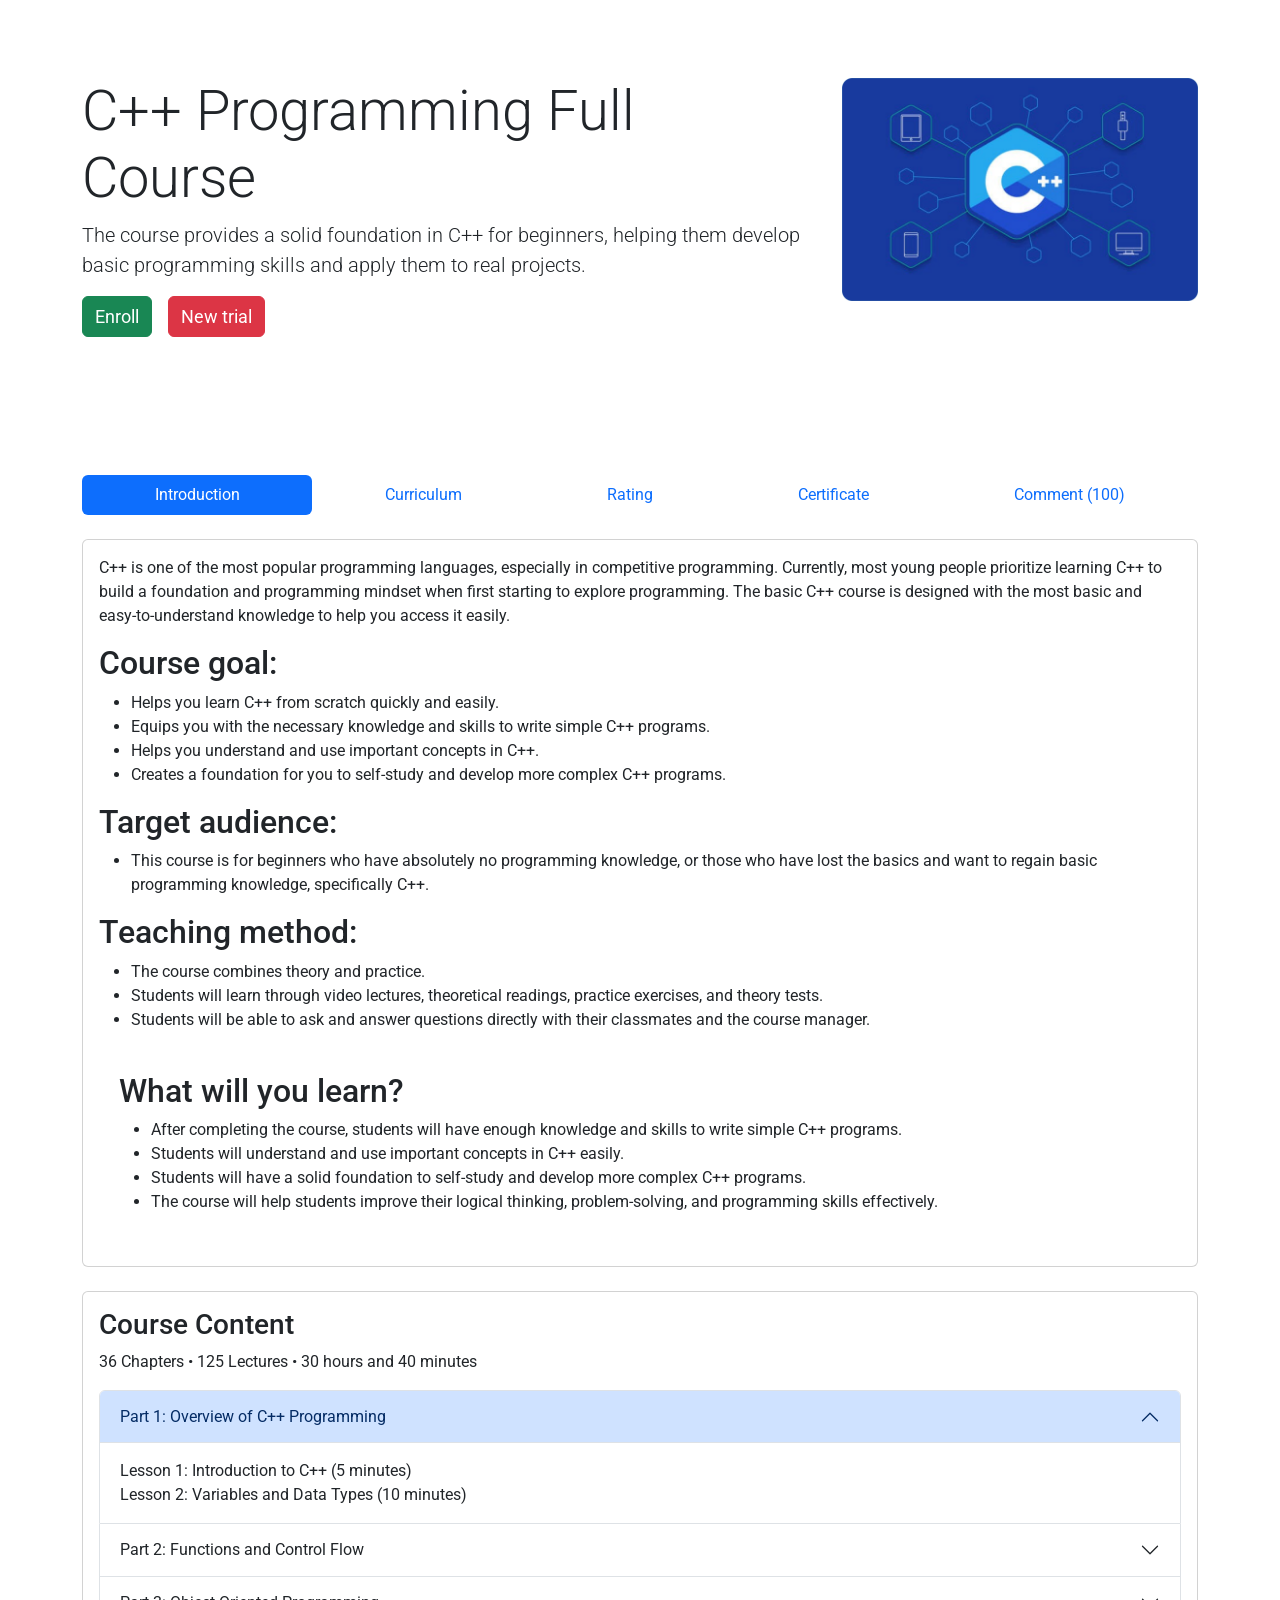
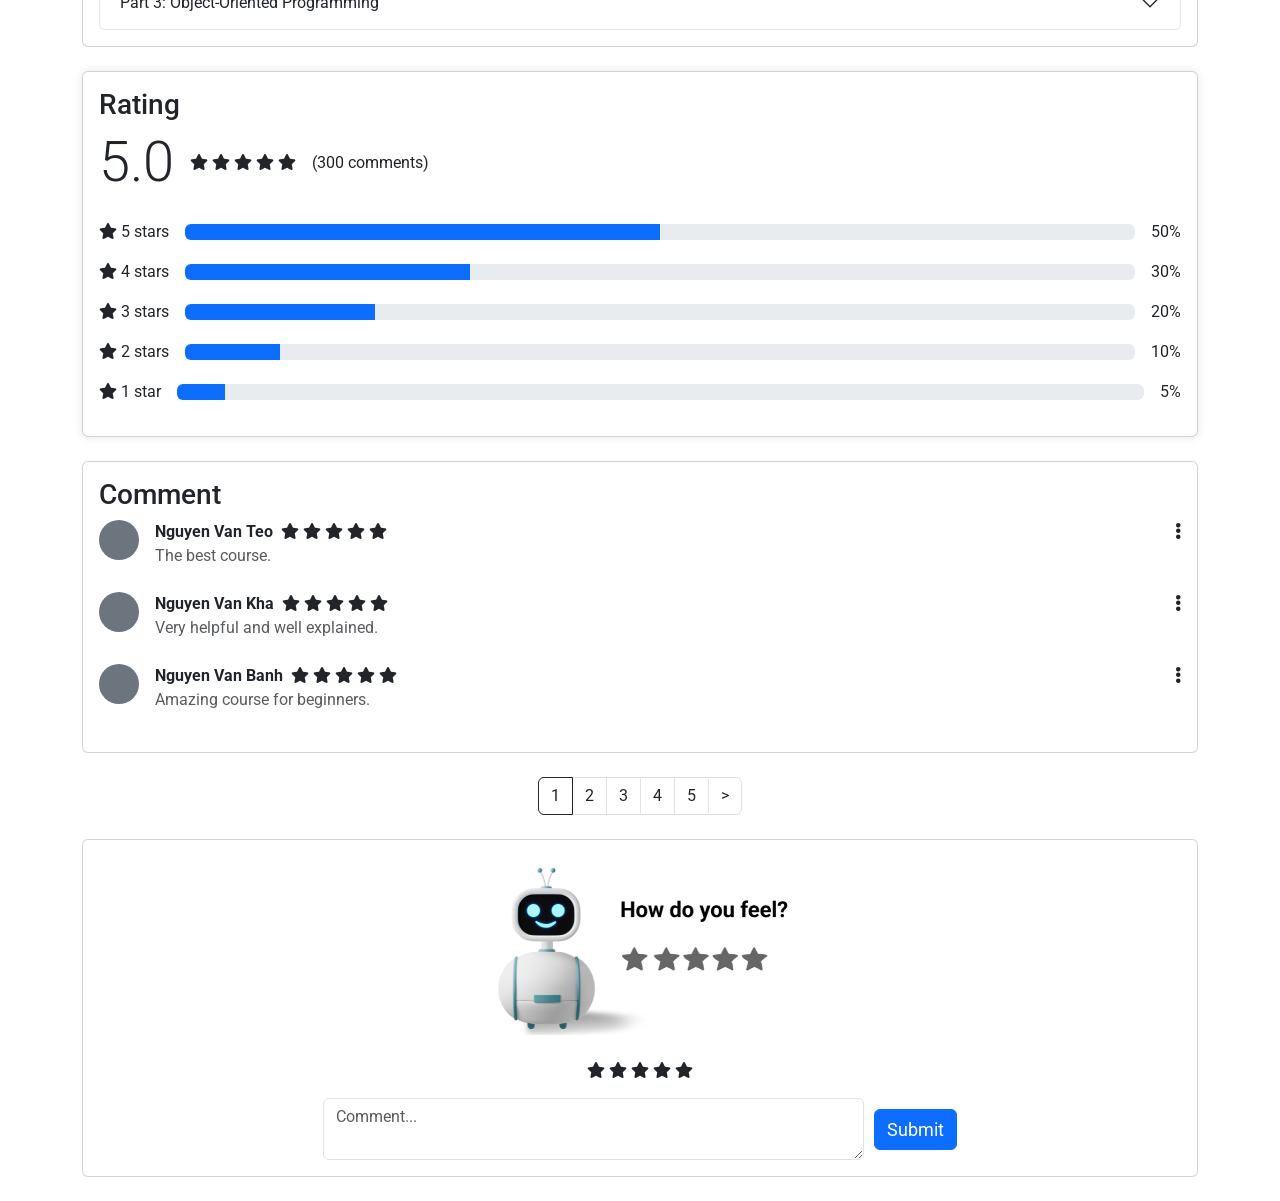
<file: assests/templates/CourseDetail.html>
<!DOCTYPE html>
<html lang="en">
<head>
    <meta charset="UTF-8">
    <meta name="viewport" content="width=device-width, initial-scale=1.0">
    <title>C++ Programming Full Course</title>
    <link href="https://fonts.googleapis.com/css2?family=Roboto:wght@300;400;500;700&display=swap" rel="stylesheet">
    <link rel="stylesheet" href="https://cdnjs.cloudflare.com/ajax/libs/font-awesome/5.15.4/css/all.min.css">
    <link href="https://cdn.jsdelivr.net/npm/bootstrap@5.3.2/dist/css/bootstrap.min.css" rel="stylesheet">
    <link rel="stylesheet" href="/assests/css/CourseDetail.css">
</head>
<body>
    <div class="header">
        <div class="container">
            <div class="row py-5">
                <div class="col-md-8">
                    <h1 class="display-4">C++ Programming Full Course</h1>
                    <p class="lead">The course provides a solid foundation in C++ for beginners, helping them develop basic programming skills and apply them to real projects.</p>
                    <div class="d-flex">
                        <button class="btn btn-success me-3">Enroll</button>
                        <button class="btn btn-danger">New trial</button>
                    </div>
                    <div class="d-flex text-white mt-3">
                        <div class="me-4"><i class="fas fa-clock me-2"></i>30 hours</div>
                        <div class="me-4"><i class="fas fa-book me-2"></i>125 lessons</div>
                        <div class="me-4"><i class="fas fa-users me-2"></i>120 learners</div>
                        <div class="me-4"><i class="fas fa-certificate me-2"></i>Certificate</div>
                        <div><i class="fas fa-star me-2"></i>5.0 (200 comments)</div>
                    </div>
                </div>
                <div class="col-md-4">
                    <img src="/assests/img/img_course.png" alt="C++ Logo" class="img-fluid">
                </div>
            </div>
        </div>
    </div>

    <div class="container">
        <nav class="nav nav-pills nav-fill mb-4">
            <a class="nav-link active" href="#introduction">Introduction</a>
            <a class="nav-link" href="#curriculum">Curriculum</a>
            <a class="nav-link" href="#rating">Rating</a>
            <a class="nav-link" href="#certificate">Certificate</a>
            <a class="nav-link" href="#comment">Comment (100)</a>
        </nav>

        <div class="card mb-4">
            <div class="card-body">
                <p>C++ is one of the most popular programming languages, especially in competitive programming. Currently, most young people prioritize learning C++ to build a foundation and programming mindset when first starting to explore programming. The basic C++ course is designed with the most basic and easy-to-understand knowledge to help you access it easily.</p>
                <h2 id="introduction">Course goal:</h2>
                <ul>
                    <li>Helps you learn C++ from scratch quickly and easily.</li>
                    <li>Equips you with the necessary knowledge and skills to write simple C++ programs.</li>
                    <li>Helps you understand and use important concepts in C++.</li>
                    <li>Creates a foundation for you to self-study and develop more complex C++ programs.</li>
                </ul>
                <h2 id="curriculum">Target audience:</h2>
                <ul>
                    <li>This course is for beginners who have absolutely no programming knowledge, or those who have lost the basics and want to regain basic programming knowledge, specifically C++.</li>
                </ul>
                <h2 id="rating">Teaching method:</h2>
                <ul>
                    <li>The course combines theory and practice.</li>
                    <li>Students will learn through video lectures, theoretical readings, practice exercises, and theory tests.</li>
                    <li>Students will be able to ask and answer questions directly with their classmates and the course manager.</li>
                </ul>
                <div class="learning-outcome">
                    <h2 id="certificate">What will you learn?</h2>
                    <ul>
                        <li>After completing the course, students will have enough knowledge and skills to write simple C++ programs.</li>
                        <li>Students will understand and use important concepts in C++ easily.</li>
                        <li>Students will have a solid foundation to self-study and develop more complex C++ programs.</li>
                        <li>The course will help students improve their logical thinking, problem-solving, and programming skills effectively.</li>
                    </ul>
                </div>
            </div>
        </div>

        <div class="card mb-4">
            <div class="card-body">
                <h3>Course Content</h3>
                <p>36 Chapters • 125 Lectures • 30 hours and 40 minutes</p>
                <div class="accordion" id="courseContentAccordion">
                    <div class="accordion-item">
                        <h2 class="accordion-header" id="headingOne">
                            <button class="accordion-button" type="button" data-bs-toggle="collapse" data-bs-target="#collapseOne" aria-expanded="true" aria-controls="collapseOne">
                                Part 1: Overview of C++ Programming
                            </button>
                        </h2>
                        <div id="collapseOne" class="accordion-collapse collapse show" aria-labelledby="headingOne" data-bs-parent="#courseContentAccordion">
                            <div class="accordion-body">
                                <a href="lesson1.html" target="_blank">Lesson 1: Introduction to C++ (5 minutes)</a>
                                <a href="lesson2.html" target="_blank">Lesson 2: Variables and Data Types (10 minutes)</a>
                            </div>
                        </div>
                    </div>
                    <div class="accordion-item">
                        <h2 class="accordion-header" id="headingTwo">
                            <button class="accordion-button collapsed" type="button" data-bs-toggle="collapse" data-bs-target="#collapseTwo" aria-expanded="false" aria-controls="collapseTwo">
                                Part 2: Functions and Control Flow
                            </button>
                        </h2>
                        <div id="collapseTwo" class="accordion-collapse collapse" aria-labelledby="headingTwo" data-bs-parent="#courseContentAccordion">
                            <div class="accordion-body">
                                <a href="lesson3.html" target="_blank">Lesson 1: Functions in C++ (15 minutes)</a>
                                <a href="lesson4.html" target="_blank">Lesson 2: Control Structures (20 minutes)</a>
                            </div>
                        </div>
                    </div>
                    <div class="accordion-item">
                        <h2 class="accordion-header" id="headingThree">
                            <button class="accordion-button collapsed" type="button" data-bs-toggle="collapse" data-bs-target="#collapseThree" aria-expanded="false" aria-controls="collapseThree">
                                Part 3: Object-Oriented Programming
                            </button>
                        </h2>
                        <div id="collapseThree" class="accordion-collapse collapse" aria-labelledby="headingThree" data-bs-parent="#courseContentAccordion">
                            <div class="accordion-body">
                                <a href="lesson5.html" target="_blank">Lesson 1: Classes and Objects (25 minutes)</a>
                                <a href="lesson6.html" target="_blank">Lesson 2: Inheritance and Polymorphism (30 minutes)</a>
                            </div>
                        </div>
                    </div>
                </div>
            </div>
        </div>

        <div class="card rating-box mb-4">
            <div class="card-body">
                <h3>Rating</h3>
                <div class="d-flex align-items-center mb-4">
                    <div class="rating-value display-4 me-3">5.0</div>
                    <div class="stars">
                        <i class="fas fa-star selected"></i>
                        <i class="fas fa-star selected"></i>
                        <i class="fas fa-star selected"></i>
                        <i class="fas fa-star selected"></i>
                        <i class="fas fa-star selected"></i>
                    </div>
                    <div class="comments ms-3">(300 comments)</div>
                </div>
                <div class="rating-breakdown">
                    <div class="d-flex align-items-center mb-3">
                        <div class="stars"><i class="fas fa-star selected"></i> 5 stars</div>
                        <div class="progress flex-fill mx-3">
                            <div class="progress-bar" role="progressbar" style="width: 50%;" aria-valuenow="50" aria-valuemin="0" aria-valuemax="100"></div>
                        </div>
                        <div>50%</div>
                    </div>
                    <div class="d-flex align-items-center mb-3">
                        <div class="stars"><i class="fas fa-star selected"></i> 4 stars</div>
                        <div class="progress flex-fill mx-3">
                            <div class="progress-bar" role="progressbar" style="width: 30%;" aria-valuenow="30" aria-valuemin="0" aria-valuemax="100"></div>
                        </div>
                        <div>30%</div>
                    </div>
                    <div class="d-flex align-items-center mb-3">
                        <div class="stars"><i class="fas fa-star selected"></i> 3 stars</div>
                        <div class="progress flex-fill mx-3">
                            <div class="progress-bar" role="progressbar" style="width: 20%;" aria-valuenow="20" aria-valuemin="0" aria-valuemax="100"></div>
                        </div>
                        <div>20%</div>
                    </div>
                    <div class="d-flex align-items-center mb-3">
                        <div class="stars"><i class="fas fa-star selected"></i> 2 stars</div>
                        <div class="progress flex-fill mx-3">
                            <div class="progress-bar" role="progressbar" style="width: 10%;" aria-valuenow="10" aria-valuemin="0" aria-valuemax="100"></div>
                        </div>
                        <div>10%</div>
                    </div>
                    <div class="d-flex align-items-center mb-3">
                        <div class="stars"><i class="fas fa-star selected"></i> 1 star</div>
                        <div class="progress flex-fill mx-3">
                            <div class="progress-bar" role="progressbar" style="width: 5%;" aria-valuenow="5" aria-valuemin="0" aria-valuemax="100"></div>
                        </div>
                        <div>5%</div>
                    </div>
                </div>
            </div>
        </div>

        <div class="card mb-4">
            <div class="card-body">
                <h3>Comment</h3>
                <div class="comment mb-4 d-flex">
                    <div class="avatar bg-secondary rounded-circle me-3" style="width: 40px; height: 40px;"></div>
                    <div class="flex-fill">
                        <div class="d-flex align-items-center">
                            <div class="fw-bold me-2">Nguyen Van Teo</div>
                            <div class="stars">
                                <i class="fas fa-star selected"></i>
                                <i class="fas fa-star selected"></i>
                                <i class="fas fa-star selected"></i>
                                <i class="fas fa-star selected"></i>
                                <i class="fas fa-star selected"></i>
                            </div>
                            <div class="ms-auto dropdown">
                                <i class="fas fa-ellipsis-v" onclick="toggleOptionsMenu(this)"></i>
                                <ul class="dropdown-menu">
                                    <li><a class="dropdown-item" href="#">Edit</a></li>
                                    <li><a class="dropdown-item" href="#">Delete</a></li>
                                </ul>
                            </div>
                        </div>
                        <div class="text-muted">The best course.</div>
                    </div>
                </div>
                <div class="comment mb-4 d-flex">
                    <div class="avatar bg-secondary rounded-circle me-3" style="width: 40px; height: 40px;"></div>
                    <div class="flex-fill">
                        <div class="d-flex align-items-center">
                            <div class="fw-bold me-2">Nguyen Van Kha</div>
                            <div class="stars">
                                <i class="fas fa-star selected"></i>
                                <i class="fas fa-star selected"></i>
                                <i class="fas fa-star selected"></i>
                                <i class="fas fa-star selected"></i>
                                <i class="fas fa-star selected"></i>
                            </div>
                            <div class="ms-auto dropdown">
                                <i class="fas fa-ellipsis-v" onclick="toggleOptionsMenu(this)"></i>
                                <ul class="dropdown-menu">
                                    <li><a class="dropdown-item" href="#">Edit</a></li>
                                    <li><a class="dropdown-item" href="#">Delete</a></li>
                                </ul>
                            </div>
                        </div>
                        <div class="text-muted">Very helpful and well explained.</div>
                    </div>
                </div>
                <div class="comment mb-4 d-flex">
                    <div class="avatar bg-secondary rounded-circle me-3" style="width: 40px; height: 40px;"></div>
                    <div class="flex-fill">
                        <div class="d-flex align-items-center">
                            <div class="fw-bold me-2">Nguyen Van Banh</div>
                            <div class="stars">
                                <i class="fas fa-star selected"></i>
                                <i class="fas fa-star selected"></i>
                                <i class="fas fa-star selected"></i>
                                <i class="fas fa-star selected"></i>
                                <i class="fas fa-star selected"></i>
                            </div>
                            <div class="ms-auto dropdown">
                                <i class="fas fa-ellipsis-v" onclick="toggleOptionsMenu(this)"></i>
                                <ul class="dropdown-menu">
                                    <li><a class="dropdown-item" href="#">Edit</a></li>
                                    <li><a class="dropdown-item" href="#">Delete</a></li>
                                </ul>
                            </div>
                        </div>
                        <div class="text-muted">Amazing course for beginners.</div>
                    </div>
                </div>
            </div>
        </div>

        <nav aria-label="Page navigation" class="mb-4">
            <ul class="pagination justify-content-center">
                <li class="page-item active"><a class="page-link" href="#">1</a></li>
                <li class="page-item"><a class="page-link" href="#">2</a></li>
                <li class="page-item"><a class="page-link" href="#">3</a></li>
                <li class="page-item"><a class="page-link" href="#">4</a></li>
                <li class="page-item"><a class="page-link" href="#">5</a></li>
                <li class="page-item"><a class="page-link" href="#">&gt;</a></li>
            </ul>
        </nav>

        <div class="card feedback-section mb-4 text-center">
            <div class="card-body">
                <img alt="Robot image" src="/assests/img/certi.png" class="img-fluid mb-4" />
                <div class="stars">
                    <i class="fas fa-star" onclick="selectStar(this)"></i>
                    <i class="fas fa-star" onclick="selectStar(this)"></i>
                    <i class="fas fa-star" onclick="selectStar(this)"></i>
                    <i class="fas fa-star" onclick="selectStar(this)"></i>
                    <i class="fas fa-star" onclick="selectStar(this)"></i>
                </div>
                <div class="comment-input">
                    <textarea class="form-control w-50" placeholder="Comment..."></textarea>
                    <button class="btn btn-primary">Submit</button>
                </div>
            </div>
        </div>

        <script src="https://cdn.jsdelivr.net/npm/bootstrap@5.3.2/dist/js/bootstrap.bundle.min.js"></script>
        <script src="/assests/js/CourseDetail.js">   </script>
          
     
</body>
</html>
</file>
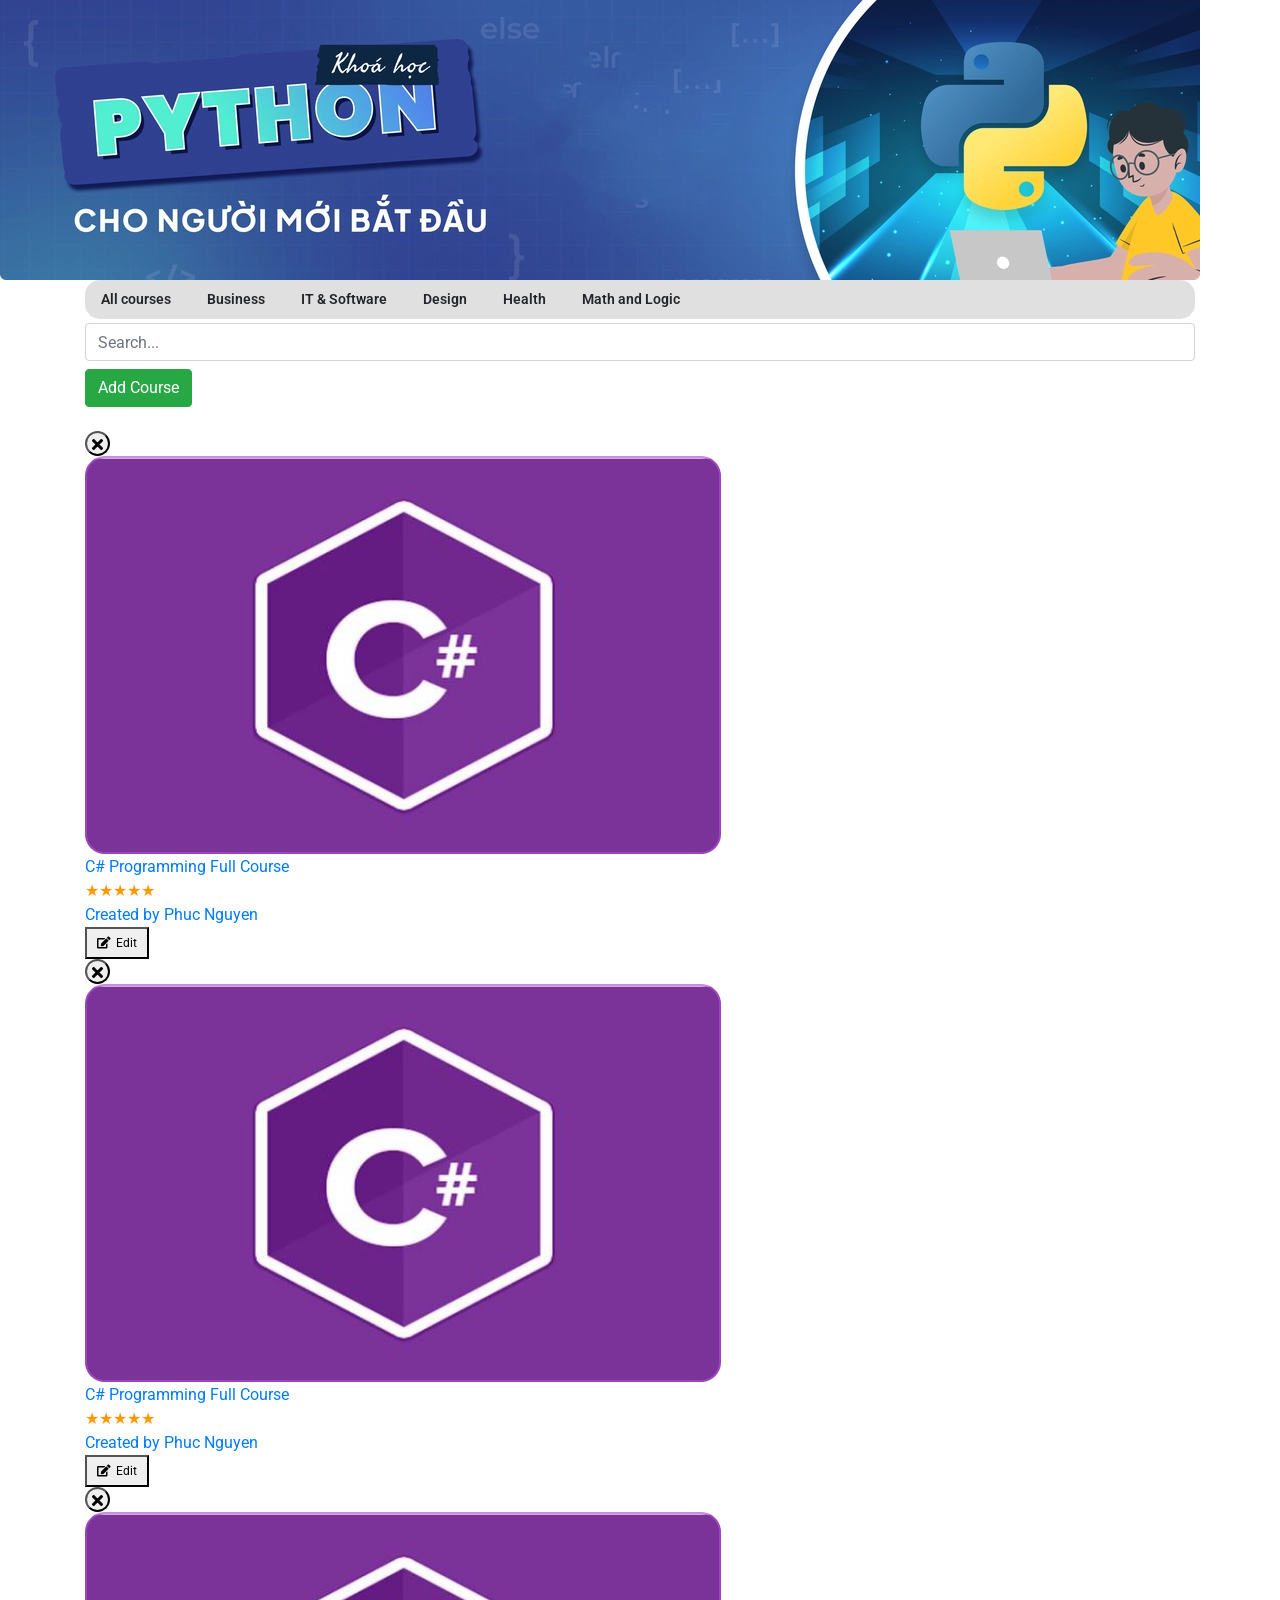
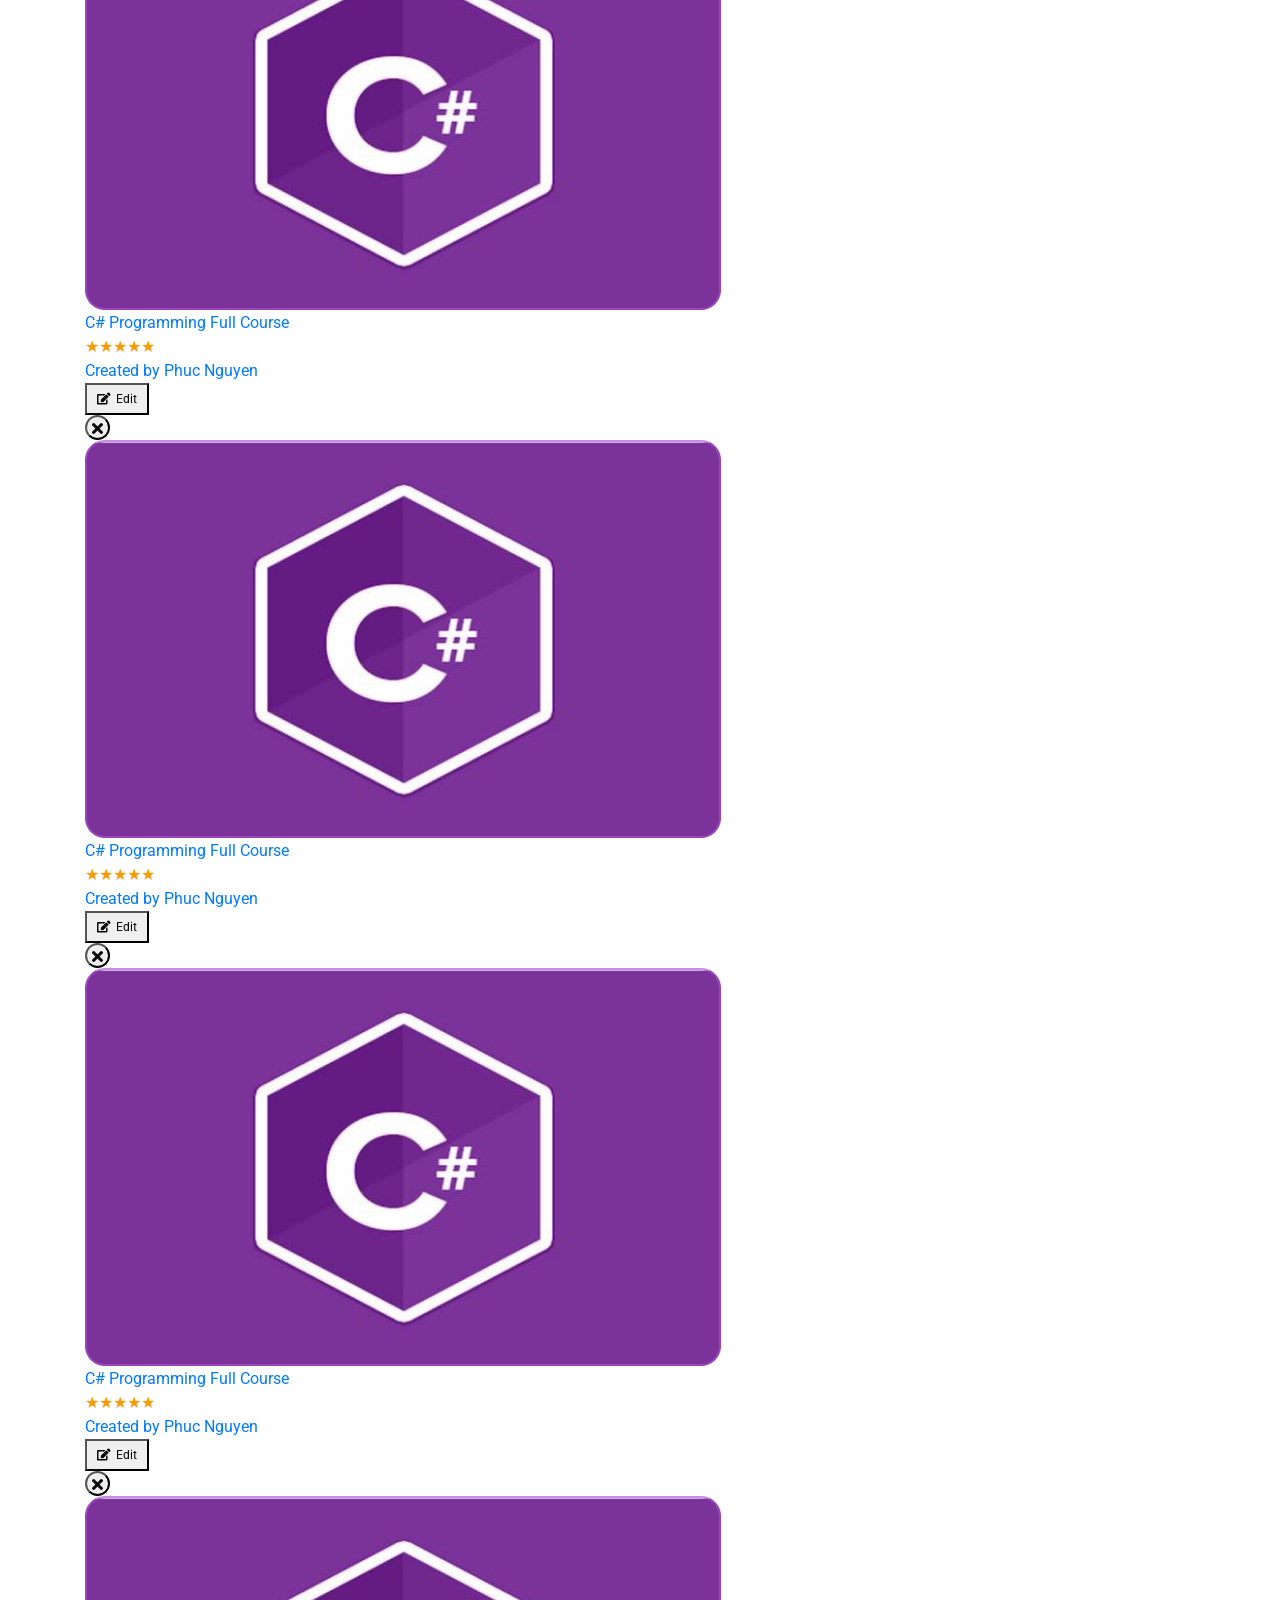
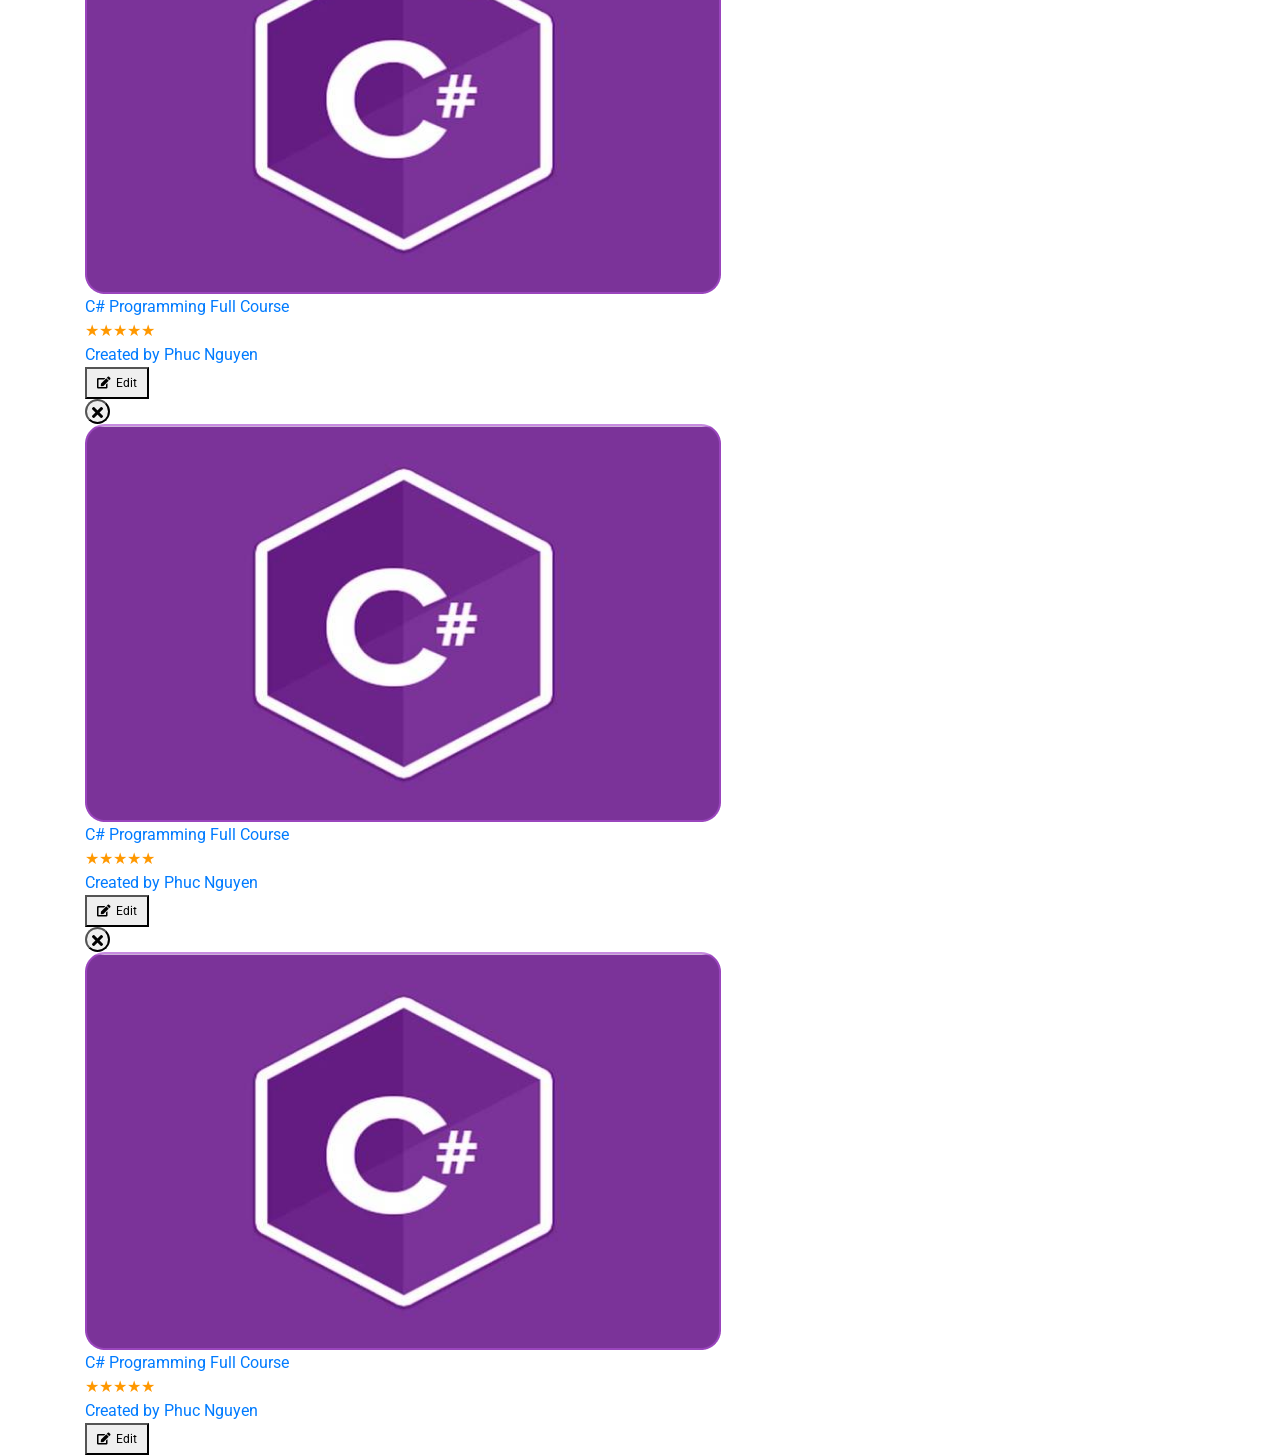
<file: assests/templates/DeleteCourse.html>
<!DOCTYPE html>
<html>

<head>
    <title>Course Dashboard</title>
    <link href="https://cdnjs.cloudflare.com/ajax/libs/font-awesome/5.15.3/css/all.min.css" rel="stylesheet" />
    <link href="https://fonts.googleapis.com/css2?family=Roboto:wght@400;500;700&amp;display=swap" rel="stylesheet" />
    <link href="https://maxcdn.bootstrapcdn.com/bootstrap/4.5.2/css/bootstrap.min.css" rel="stylesheet" />
    <link rel="stylesheet" href="/assests/css/DeleteCourse.css">
    <script src="/assests/js/DeleteCourse.js">
       
    </script>
</head>

<body>
    <div class="banner">
        <div class="center" id="bannerImage">
            <img src="/assests/img/thumnail_search-course.png" alt="Banner Image">
        </div>
    </div>

    <div class="container">
        <div class="content mt-0">
            <div class="filters">
                <div class="categories">
                    <button class="btn">
                        All courses
                    </button>
                    <button class="btn">
                        Business
                    </button>
                    <button class="btn">
                        IT &amp; Software
                    </button>
                    <button class="btn">
                        Design
                    </button>
                    <button class="btn">
                        Health
                    </button>
                    <button class="btn">
                        Math and Logic
                    </button>
                </div>
                <div class="search mt-1">
                    <input class="form-control" placeholder="Search..." type="text" />
                    <button class="btn btn-success mt-2">
                        Add Course
                    </button>
                </div>
            </div>
            <div class="courses mt-4">

                <div class="course-card">
                    
                        <button class="remove">
                            <i class="fas fa-times"></i>
                        </button>
                        <a href="#">
                        <img alt="Course Image" src="/assests/img/course.png" />
                        <div class="title">
                            C# Programming Full Course
                        </div>
                        <div class="rating">
                            <span class="stars" data-rating="5"></span>
                        </div>
                        <div class="author">
                            Created by Phuc Nguyen
                        </div>
                        <button class="edit">
                            <i class="fas fa-edit"></i> Edit
                        </button>
                    </a>
                </div>

                <div class="course-card">
                    
                        <button class="remove">
                            <i class="fas fa-times"></i>
                        </button>
                        <a href="#">
                        <img alt="Course Image" src="/assests/img/course.png" />
                        <div class="title">
                            C# Programming Full Course
                        </div>
                        <div class="rating">
                            <span class="stars" data-rating="5"></span>
                        </div>
                        <div class="author">
                            Created by Phuc Nguyen
                        </div>
                        <button class="edit">
                            <i class="fas fa-edit"></i> Edit
                        </button>
                    </a>
                </div>


                <div class="course-card">
                    
                        <button class="remove">
                            <i class="fas fa-times"></i>
                        </button>
                        <a href="#">
                        <img alt="Course Image" src="/assests/img/course.png" />
                        <div class="title">
                            C# Programming Full Course
                        </div>
                        <div class="rating">
                            <span class="stars" data-rating="5"></span>
                        </div>
                        <div class="author">
                            Created by Phuc Nguyen
                        </div>
                        <button class="edit">
                            <i class="fas fa-edit"></i> Edit
                        </button>
                    </a>
                </div>


                <div class="course-card">
                    
                        <button class="remove">
                            <i class="fas fa-times"></i>
                        </button>
                     <a href="#">   
                        <img alt="Course Image" src="/assests/img/course.png" />
                        <div class="title">
                            C# Programming Full Course
                        </div>
                        <div class="rating">
                            <span class="stars" data-rating="5"></span>
                        </div>
                        <div class="author">
                            Created by Phuc Nguyen
                        </div>
                        <button class="edit">
                            <i class="fas fa-edit"></i> Edit
                        </button>
                    </a>
                </div>

                <div class="course-card">
                   
                        <button class="remove">
                            <i class="fas fa-times"></i>
                        </button>
                      <a href="#">   
                        <img alt="Course Image" src="/assests/img/course.png" />
                        <div class="title">
                            C# Programming Full Course
                        </div>
                        <div class="rating">
                            <span class="stars" data-rating="5"></span>
                        </div>
                        <div class="author">
                            Created by Phuc Nguyen
                        </div>
                        <button class="edit">
                            <i class="fas fa-edit"></i> Edit
                        </button>
                    </a>
                </div>


                <div class="course-card">
                   
                        <button class="remove">
                            <i class="fas fa-times"></i>
                        </button>
                     <a href="#">    
                        <img alt="Course Image" src="/assests/img/course.png" />
                        <div class="title">
                            C# Programming Full Course
                        </div>
                        <div class="rating">
                            <span class="stars" data-rating="5"></span>
                        </div>
                        <div class="author">
                            Created by Phuc Nguyen
                        </div>
                        <button class="edit">
                            <i class="fas fa-edit"></i> Edit
                        </button>
                    </a>
                </div>


                <div class="course-card">
                  
                        <button class="remove">
                            <i class="fas fa-times"></i>
                        </button>
                      <a href="#">    
                        <img alt="Course Image" src="/assests/img/course.png" />
                        <div class="title">
                            C# Programming Full Course
                        </div>
                        <div class="rating">
                            <span class="stars" data-rating="5"></span>
                        </div>
                        <div class="author">
                            Created by Phuc Nguyen
                        </div>
                        <button class="edit">
                            <i class="fas fa-edit"></i> Edit
                        </button>
                    </a>
                </div>

                <div class="course-card">
                   
                        <button class="remove">
                            <i class="fas fa-times"></i>
                        </button>
                     <a href="#">    
                        <img alt="Course Image" src="/assests/img/course.png" />
                        <div class="title">
                            C# Programming Full Course
                        </div>
                        <div class="rating">
                            <span class="stars" data-rating="5"></span>
                        </div>
                        <div class="author">
                            Created by Phuc Nguyen
                        </div>
                        <button class="edit">
                            <i class="fas fa-edit"></i> Edit
                        </button>
                    </a>
                </div>


            </div>
        </div>
    </div>
</body>

</html>
</file>
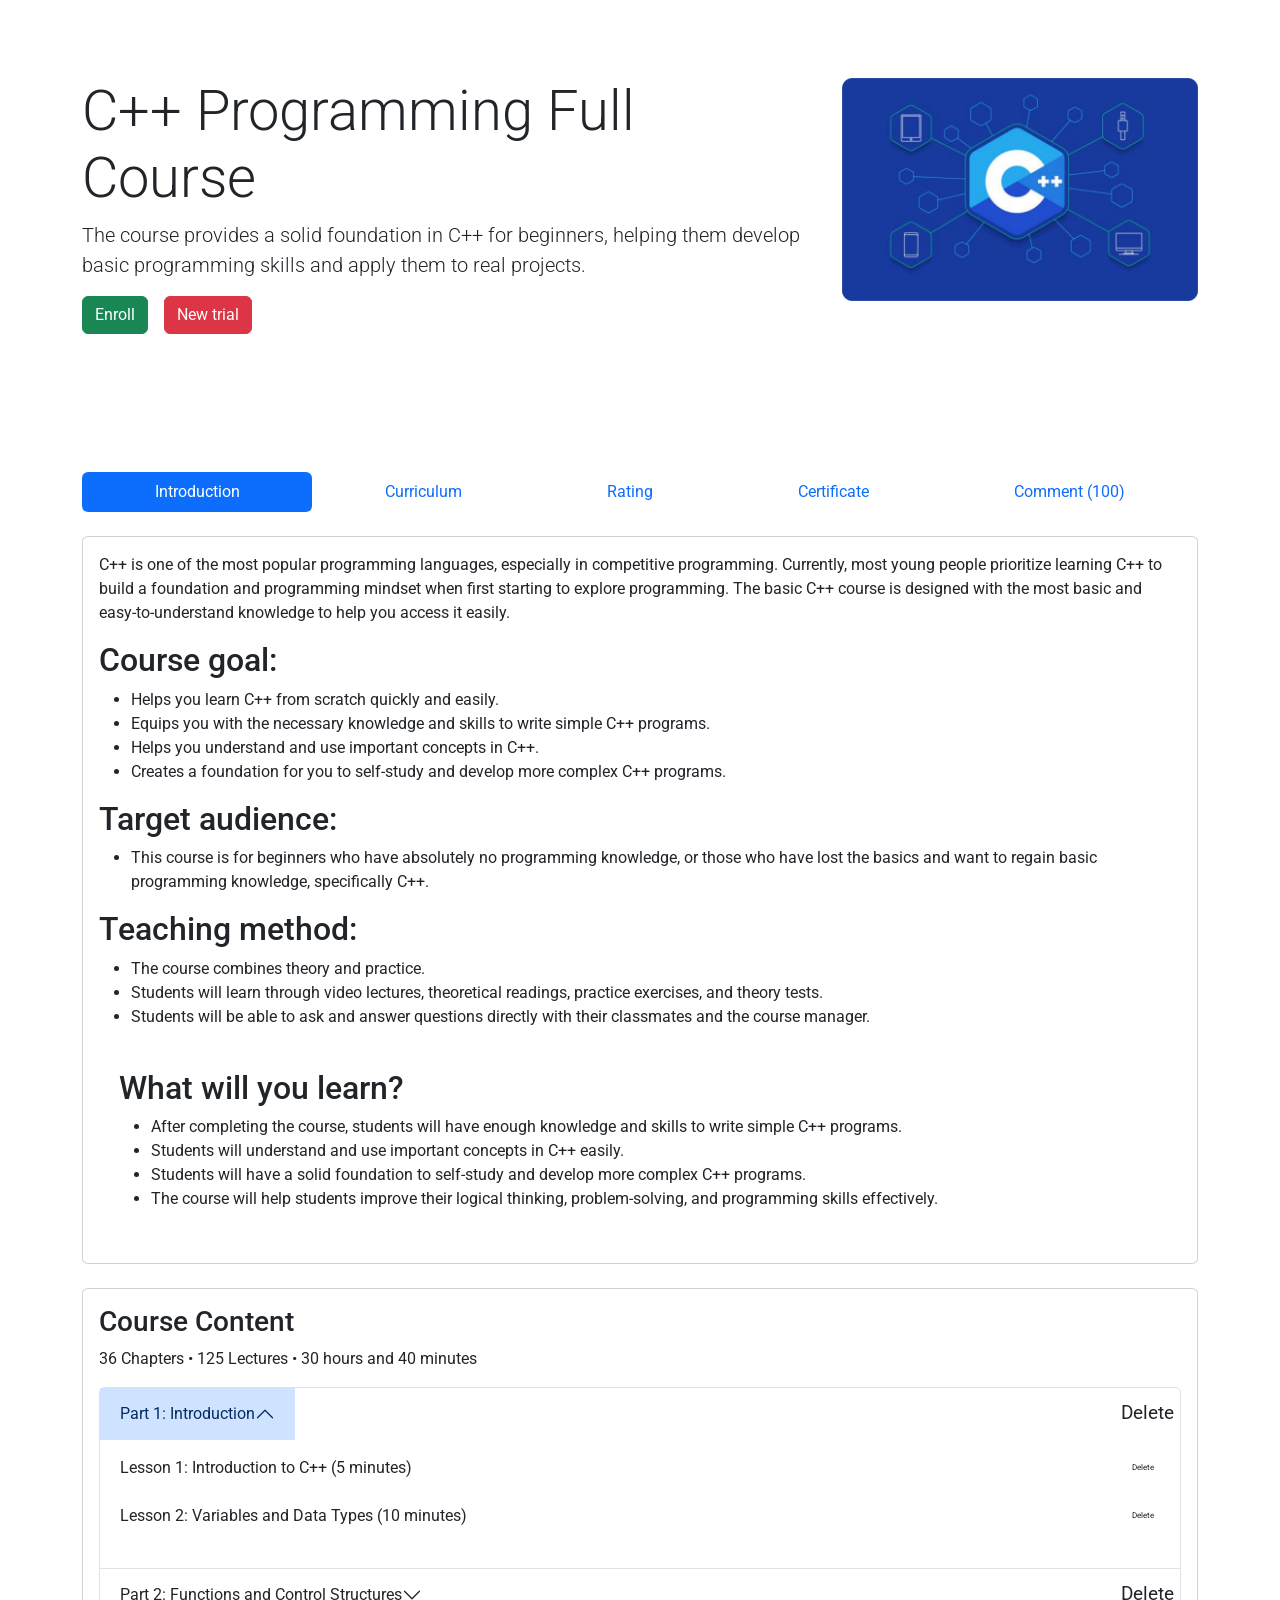
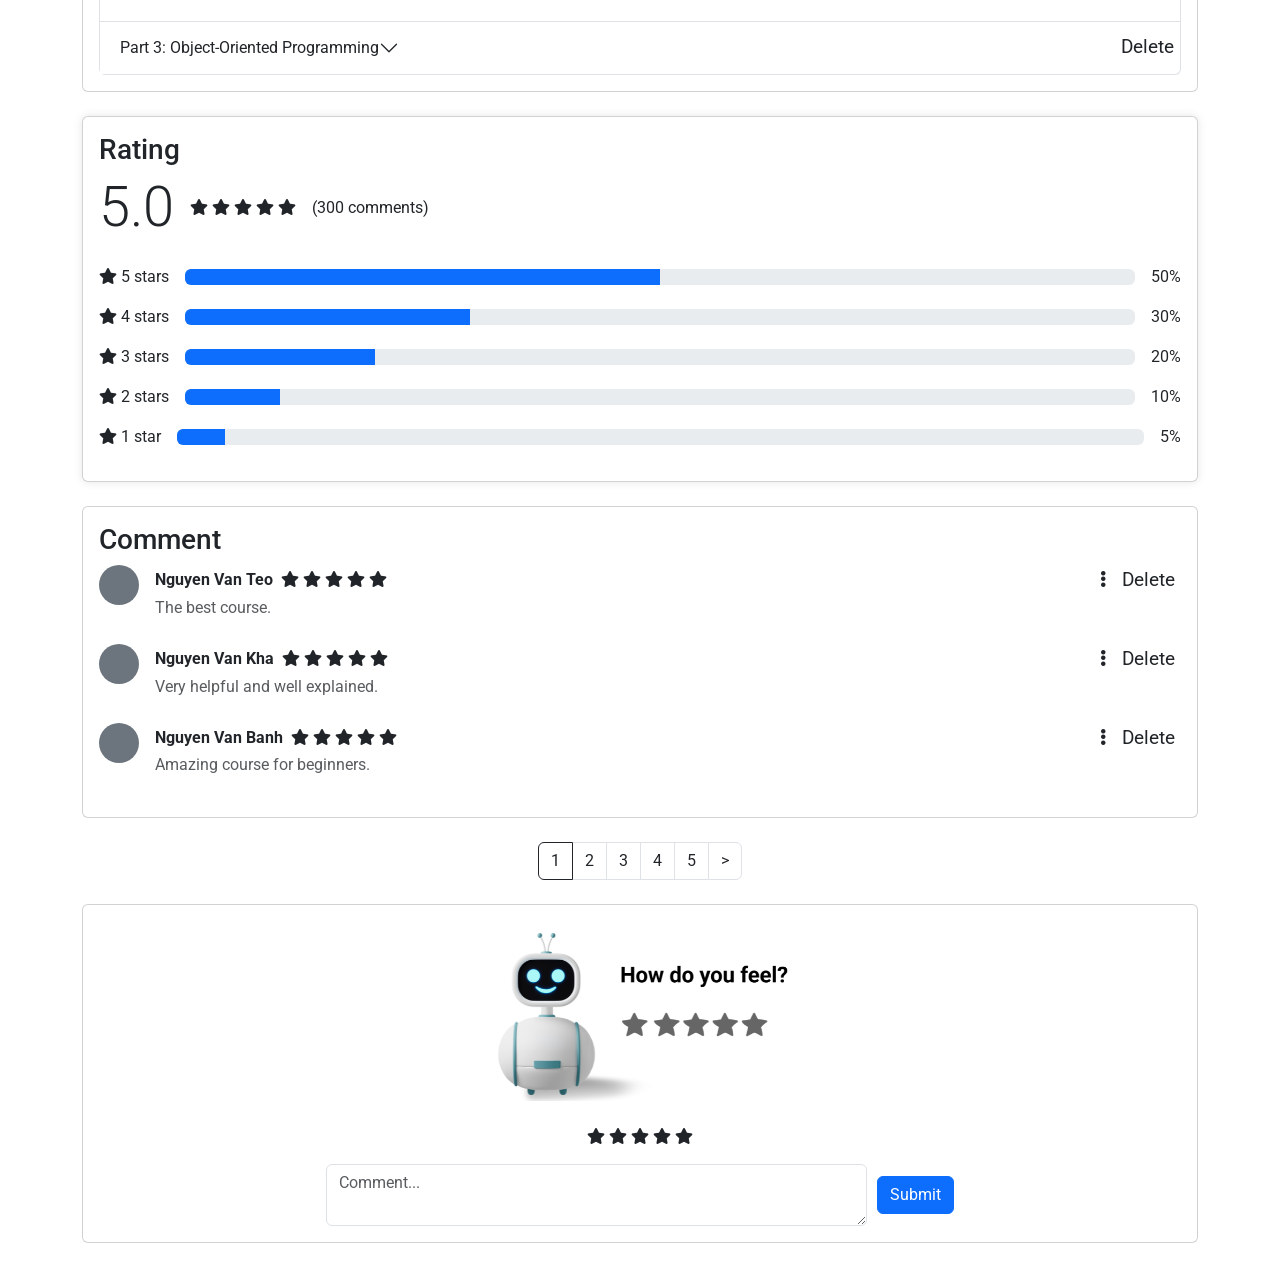
<file: assests/templates/ManagementFeedbackCourse.html>
<!DOCTYPE html>
<html lang="en">
<head>
    <meta charset="UTF-8">
    <meta name="viewport" content="width=device-width, initial-scale=1.0">
    <title>C++ Programming Full Course</title>
    <link href="https://fonts.googleapis.com/css2?family=Roboto:wght@300;400;500;700&display=swap" rel="stylesheet">
    <link rel="stylesheet" href="https://cdnjs.cloudflare.com/ajax/libs/font-awesome/5.15.4/css/all.min.css">
    <link href="https://cdn.jsdelivr.net/npm/bootstrap@5.3.2/dist/css/bootstrap.min.css" rel="stylesheet">
    <link rel="stylesheet" href="/assests/css/ManageMentFeedBackCourse.css">
</head>
<body>
    <div class="header">
        <div class="container">
            <div class="row py-5">
                <div class="col-md-8">
                    <h1 class="display-4">C++ Programming Full Course</h1>
                    <p class="lead">The course provides a solid foundation in C++ for beginners, helping them develop basic programming skills and apply them to real projects.</p>
                    <div class="d-flex">
                        <button class="btn btn-success me-3">Enroll</button>
                        <button class="btn btn-danger">New trial</button>
                    </div>
                    <div class="d-flex text-white mt-3">
                        <div class="me-4"><i class="fas fa-clock me-2"></i>30 hours</div>
                        <div class="me-4"><i class="fas fa-book me-2"></i>125 lessons</div>
                        <div class="me-4"><i class="fas fa-users me-2"></i>120 learners</div>
                        <div class="me-4"><i class="fas fa-certificate me-2"></i>Certificate</div>
                        <div><i class="fas fa-star me-2"></i>5.0 (200 comments)</div>
                    </div>
                </div>
                <div class="col-md-4">
                    <img src="/assests/img/img_course.png" alt="C++ Logo" class="img-fluid">
                </div>
            </div>
        </div>
    </div>

    <div class="container">
        <nav class="nav nav-pills nav-fill mb-4">
            <a class="nav-link active" href="#introduction">Introduction</a>
            <a class="nav-link" href="#curriculum">Curriculum</a>
            <a class="nav-link" href="#rating">Rating</a>
            <a class="nav-link" href="#certificate">Certificate</a>
            <a class="nav-link" href="#comment">Comment (100)</a>
        </nav>

        <div class="card mb-4">
            <div class="card-body">
                <p>C++ is one of the most popular programming languages, especially in competitive programming. Currently, most young people prioritize learning C++ to build a foundation and programming mindset when first starting to explore programming. The basic C++ course is designed with the most basic and easy-to-understand knowledge to help you access it easily.</p>
                <h2 id="introduction">Course goal:</h2>
                <ul>
                    <li>Helps you learn C++ from scratch quickly and easily.</li>
                    <li>Equips you with the necessary knowledge and skills to write simple C++ programs.</li>
                    <li>Helps you understand and use important concepts in C++.</li>
                    <li>Creates a foundation for you to self-study and develop more complex C++ programs.</li>
                </ul>
                <h2 id="curriculum">Target audience:</h2>
                <ul>
                    <li>This course is for beginners who have absolutely no programming knowledge, or those who have lost the basics and want to regain basic programming knowledge, specifically C++.</li>
                </ul>
                <h2 id="rating">Teaching method:</h2>
                <ul>
                    <li>The course combines theory and practice.</li>
                    <li>Students will learn through video lectures, theoretical readings, practice exercises, and theory tests.</li>
                    <li>Students will be able to ask and answer questions directly with their classmates and the course manager.</li>
                </ul>
                <div class="learning-outcome">
                    <h2 id="certificate">What will you learn?</h2>
                    <ul>
                        <li>After completing the course, students will have enough knowledge and skills to write simple C++ programs.</li>
                        <li>Students will understand and use important concepts in C++ easily.</li>
                        <li>Students will have a solid foundation to self-study and develop more complex C++ programs.</li>
                        <li>The course will help students improve their logical thinking, problem-solving, and programming skills effectively.</li>
                    </ul>
                </div>
            </div>
        </div>

        <div class="card mb-4">
            <div class="card-body">
                <h3>Course Content</h3>
                <p>36 Chapters • 125 Lectures • 30 hours and 40 minutes</p>
                <div class="accordion" id="courseContentAccordion">
                    <div class="accordion-item">
                        <div class="d-flex justify-content-between align-items-center">
                            <h2 class="accordion-header" id="headingOne">
                                <button class="accordion-button" type="button" data-bs-toggle="collapse" data-bs-target="#collapseOne" aria-expanded="true" aria-controls="collapseOne">
                                    Part 1: Introduction
                                </button>
                            </h2>
                            <button class="delete-btn" onclick="deletePart('Part 1')">Delete</button>
                        </div>
                        <div id="collapseOne" class="accordion-collapse collapse show" aria-labelledby="headingOne" data-bs-parent="#courseContentAccordion">
                            <div class="accordion-body">
                                <div class="d-flex justify-content-between mb-4">
                                    <a href="lesson1.html" target="_blank">Lesson 1: Introduction to C++ (5 minutes)</a>
                                    <button class="lesson-delete-btn" onclick="deleteLesson('Lesson 1: Introduction to C++')">Delete</button>
                                </div>
                                <div class="d-flex justify-content-between mb-4">
                                    <a href="lesson2.html" target="_blank">Lesson 2: Variables and Data Types (10 minutes)</a>
                                    <button class="lesson-delete-btn" onclick="deleteLesson('Lesson 2: Variables and Data Types')">Delete</button>
                                </div>
                            </div>
                        </div>
                    </div>
                    <div class="accordion-item">
                        <div class="d-flex justify-content-between align-items-center">
                            <h2 class="accordion-header" id="headingTwo">
                                <button class="accordion-button collapsed" type="button" data-bs-toggle="collapse" data-bs-target="#collapseTwo" aria-expanded="false" aria-controls="collapseTwo">
                                    Part 2: Functions and Control Structures
                                </button>
                            </h2>
                            <button class="delete-btn" onclick="deletePart('Part 2')">Delete</button>
                        </div>
                        <div id="collapseTwo" class="accordion-collapse collapse" aria-labelledby="headingTwo" data-bs-parent="#courseContentAccordion">
                            <div class="accordion-body">
                                <div class="d-flex justify-content-between mb-4">
                                    <a href="lesson3.html" target="_blank">Lesson 1: Functions in C++ (15 minutes)</a>
                                    <button class="lesson-delete-btn" onclick="deleteLesson('Lesson 1: Functions in C++')">Delete</button>
                                </div>
                                
                                <div class="d-flex justify-content-between mb-4">
                                    <a href="lesson4.html" target="_blank">Lesson 2: Control Structures (20 minutes)</a>
                                    <button class="lesson-delete-btn" onclick="deleteLesson('Lesson 2: Control Structures')">Delete</button>
                                </div>
                            </div>
                        </div>
                    </div>
                    <div class="accordion-item">
                        <div class="d-flex justify-content-between align-items-center">
                            <h2 class="accordion-header" id="headingThree">
                                <button class="accordion-button collapsed" type="button" data-bs-toggle="collapse" data-bs-target="#collapseThree" aria-expanded="false" aria-controls="collapseThree">
                                    Part 3: Object-Oriented Programming
                                </button>
                            </h2>
                            <button class="delete-btn" onclick="deletePart('Part 3')">Delete</button>
                        </div>
                        <div id="collapseThree" class="accordion-collapse collapse" aria-labelledby="headingThree" data-bs-parent="#courseContentAccordion">
                            <div class="accordion-body">
                                <div class="d-flex justify-content-between mb-4">
                                    <a href="lesson5.html" target="_blank">Lesson 1: Classes and Objects (25 minutes)</a>
                                    <button class="lesson-delete-btn" onclick="deleteLesson('Lesson 1: Classes and Objects')">Delete</button>
                                </div>
                                <div class="d-flex justify-content-between mb-4">
                                    <a href="lesson6.html" target="_blank">Lesson 2: Inheritance and Polymorphism (30 minutes)</a>
                                    <button class="lesson-delete-btn" onclick="deleteLesson('Lesson 2: Inheritance and Polymorphism')">Delete</button>
                                </div>
                            </div>
                        </div>
                    </div>
                </div>
            </div>
        </div>

        <div class="card rating-box mb-4">
            <div class="card-body">
                <h3>Rating</h3>
                <div class="d-flex align-items-center mb-4">
                    <div class="rating-value display-4 me-3">5.0</div>
                    <div class="stars">
                        <i class="fas fa-star selected"></i>
                        <i class="fas fa-star selected"></i>
                        <i class="fas fa-star selected"></i>
                        <i class="fas fa-star selected"></i>
                        <i class="fas fa-star selected"></i>
                    </div>
                    <div class="comments ms-3">(300 comments)</div>
                </div>
                <div class="rating-breakdown">
                    <div class="d-flex align-items-center mb-3">
                        <div class="stars"><i class="fas fa-star selected"></i> 5 stars</div>
                        <div class="progress flex-fill mx-3">
                            <div class="progress-bar" role="progressbar" style="width: 50%;" aria-valuenow="50" aria-valuemin="0" aria-valuemax="100"></div>
                        </div>
                        <div>50%</div>
                    </div>
                    <div class="d-flex align-items-center mb-3">
                        <div class="stars"><i class="fas fa-star selected"></i> 4 stars</div>
                        <div class="progress flex-fill mx-3">
                            <div class="progress-bar" role="progressbar" style="width: 30%;" aria-valuenow="30" aria-valuemin="0" aria-valuemax="100"></div>
                        </div>
                        <div>30%</div>
                    </div>
                    <div class="d-flex align-items-center mb-3">
                        <div class="stars"><i class="fas fa-star selected"></i> 3 stars</div>
                        <div class="progress flex-fill mx-3">
                            <div class="progress-bar" role="progressbar" style="width: 20%;" aria-valuenow="20" aria-valuemin="0" aria-valuemax="100"></div>
                        </div>
                        <div>20%</div>
                    </div>
                    <div class="d-flex align-items-center mb-3">
                        <div class="stars"><i class="fas fa-star selected"></i> 2 stars</div>
                        <div class="progress flex-fill mx-3">
                            <div class="progress-bar" role="progressbar" style="width: 10%;" aria-valuenow="10" aria-valuemin="0" aria-valuemax="100"></div>
                        </div>
                        <div>10%</div>
                    </div>
                    <div class="d-flex align-items-center mb-3">
                        <div class="stars"><i class="fas fa-star selected"></i> 1 star</div>
                        <div class="progress flex-fill mx-3">
                            <div class="progress-bar" role="progressbar" style="width: 5%;" aria-valuenow="5" aria-valuemin="0" aria-valuemax="100"></div>
                        </div>
                        <div>5%</div>
                    </div>
                </div>
            </div>
        </div>

        <div class="card mb-4">
            <div class="card-body">
                <h3>Comment</h3>
                <div class="comment mb-4 d-flex">
                    <div class="avatar bg-secondary rounded-circle me-3" style="width: 40px; height: 40px;"></div>
                    <div class="flex-fill">
                        <div class="d-flex align-items-center">
                            <div class="fw-bold me-2">Nguyen Van Teo</div>
                            <div class="stars">
                                <i class="fas fa-star selected"></i>
                                <i class="fas fa-star selected"></i>
                                <i class="fas fa-star selected"></i>
                                <i class="fas fa-star selected"></i>
                                <i class="fas fa-star selected"></i>
                            </div>
                            <div class="ms-auto dropdown">
                                <i class="fas fa-ellipsis-v" onclick="toggleOptionsMenu(this)"></i>
                                <ul class="dropdown-menu">
                                    <li><a class="dropdown-item" href="#">Edit</a></li>
                                    <li><a class="dropdown-item" href="#">Delete</a></li>
                                </ul>
                            </div>
                            <button class="delete-btn" onclick="deleteComment('Nguyen Van Teo')">Delete</button>
                        </div>
                        <div class="text-muted">The best course.</div>
                    </div>
                </div>
                <div class="comment mb-4 d-flex">
                    <div class="avatar bg-secondary rounded-circle me-3" style="width: 40px; height: 40px;"></div>
                    <div class="flex-fill">
                        <div class="d-flex align-items-center">
                            <div class="fw-bold me-2">Nguyen Van Kha</div>
                            <div class="stars">
                                <i class="fas fa-star selected"></i>
                                <i class="fas fa-star selected"></i>
                                <i class="fas fa-star selected"></i>
                                <i class="fas fa-star selected"></i>
                                <i class="fas fa-star selected"></i>
                            </div>
                            <div class="ms-auto dropdown">
                                <i class="fas fa-ellipsis-v" onclick="toggleOptionsMenu(this)"></i>
                                <ul class="dropdown-menu">
                                    <li><a class="dropdown-item" href="#">Edit</a></li>
                                    <li><a class="dropdown-item" href="#">Delete</a></li>
                                </ul>
                            </div>
                            <button class="delete-btn" onclick="deleteComment('Nguyen Van Kha')">Delete</button>
                        </div>
                        <div class="text-muted">Very helpful and well explained.</div>
                    </div>
                </div>
                <div class="comment mb-4 d-flex">
                    <div class="avatar bg-secondary rounded-circle me-3" style="width: 40px; height: 40px;"></div>
                    <div class="flex-fill">
                        <div class="d-flex align-items-center">
                            <div class="fw-bold me-2">Nguyen Van Banh</div>
                            <div class="stars">
                                <i class="fas fa-star selected"></i>
                                <i class="fas fa-star selected"></i>
                                <i class="fas fa-star selected"></i>
                                <i class="fas fa-star selected"></i>
                                <i class="fas fa-star selected"></i>
                            </div>
                            <div class="ms-auto dropdown">
                                <i class="fas fa-ellipsis-v" onclick="toggleOptionsMenu(this)"></i>
                                <ul class="dropdown-menu">
                                    <li><a class="dropdown-item" href="#">Edit</a></li>
                                    <li><a class="dropdown-item" href="#">Delete</a></li>
                                </ul>
                            </div>
                            <button class="delete-btn" onclick="deleteComment('Nguyen Van Banh')">Delete</button>
                        </div>
                        <div class="text-muted">Amazing course for beginners.</div>
                    </div>
                </div>
            </div>
        </div>

        <nav aria-label="Page navigation" class="mb-4">
            <ul class="pagination justify-content-center">
                <li class="page-item active"><a class="page-link" href="#">1</a></li>
                <li class="page-item"><a class="page-link" href="#">2</a></li>
                <li class="page-item"><a class="page-link" href="#">3</a></li>
                <li class="page-item"><a class="page-link" href="#">4</a></li>
                <li class="page-item"><a class="page-link" href="#">5</a></li>
                <li class="page-item"><a class="page-link" href="#">&gt;</a></li>
            </ul>
        </nav>

        <div class="card feedback-section mb-4 text-center">
            <div class="card-body">
                <img alt="Robot image" src="/assests/img/certi.png" class="img-fluid mb-4" />
                <div class="stars">
                    <i class="fas fa-star" onclick="selectStar(this)"></i>
                    <i class="fas fa-star" onclick="selectStar(this)"></i>
                    <i class="fas fa-star" onclick="selectStar(this)"></i>
                    <i class="fas fa-star" onclick="selectStar(this)"></i>
                    <i class="fas fa-star" onclick="selectStar(this)"></i>
                </div>
                <div class="comment-input">
                    <textarea class="form-control w-50" placeholder="Comment..."></textarea>
                    <button class="btn btn-primary">Submit</button>
                </div>
            </div>
        </div>

        <script src="https://cdn.jsdelivr.net/npm/bootstrap@5.3.2/dist/js/bootstrap.bundle.min.js"></script>
        <script src="/assests/js/ManageMentFeedBackCourse.js">
           
        </script>
</body>
</html>
</file>
<file: assests/css/base.css>
:root {
    --main-color: #4682b4;
    --white-color: #fff; /* Có thể thay thế bằng: #ffffff */
    --black-color: #181818;
    --text-color: #323232; /* Hoặc dùng: #181818, #6c757d */
    --primary-color: #183A9E; /* Có thể thay thế bằng: #4682B4, #f8f9fa */
    --secondary-primary-color: #4682B4; /* Màu primary thay thế */
    --green-color: #4BAE4F;
    --red-color: #FF0000;
    --light-blue: #F1F5FD;
    --light-blue-color: #EDF1F8; /* Màu xanh nhạt thay thế */
    --star-color: #f4b400;
    --star-default-color: #cccccc;
    --button-blue: #007bff;
    --button-gray: #434548;
    --very-light-gray: #e0e0e0;
    --background-light: #f8f9fa; /* Có thể thay thế bằng: #f0f0f0 */
    --text-muted: #6c757d;
    --border-color: #6c757d; /* Có thể thay thế bằng: #ccc */
    --secondary-color: #0056b3;
    --orange:#ff6347;

    
}


* {
    padding: 0;
    margin: 0;
    box-sizing: inherit;
}

html {
    /* 16px ~ 100% */
    /* 
        đưa về =62.5% tương đương với 1 rem = 10px 
        nếu muốn đưa về 12px thì chỉ cần ghi 1.2px 
        */
    font-size: 1.8 rem;
    line-height: 1.6rem;
    font-family: 'Calibri', 'Roboto', sans-serif, Helvetica;
    box-sizing: border-box;
    scroll-behavior: smooth;
}
</file>
<file: assests/css/analysis.css>
.img-welcomeheader {
    display: flex;
    width: 100%;
    height: 40%;
}

.robotwelcome {
    width: 250px;
    position: absolute;
    top: 85%;
    left: 50%;
    transform: translate(-50%, -50%);
}

.chart-section {
    padding-top: 20px;
}

.chart-container {
    display: flex;
    justify-content: space-around;
    flex-wrap: wrap;
    margin-top: 20px;
}

.chart {
    width: 45%;
    height: 400px;
    border: 1px solid var(--border-color);
    margin-bottom: 20px;
    padding: 10px;
    text-align: center;
}

.chart-title {
    font-weight: bold;
    margin-bottom: 10px;
}

.time-buttons {
    display: flex;
    justify-content: center;
    align-items: center;
    gap: 10px;
}

.time-buttons .btn {
    margin: 0 5px;
}

.time-card {
    margin-top: 20px;
    padding: 10px;
    border: 1px solid var(--border-color);
    border-radius: 10px;
    background-color: var(--background-light);
    max-width: 400px;
    margin-left: auto;
    margin-right: auto;
}

/* Responsive styles */
@media (max-width: 768px) {
    .chart {
        width: 100%;
    }
}

@media (max-width: 390px) {
    .img-welcomeheader {
        height: 200px;
    }

    .robotwelcome {
        max-width: 50% !important;
        height: auto !important;
        position: relative !important;
        transform: none !important;
    }
}
</file>
<file: assests/css/CourseDetail.css>
/* :root {
    --primary-color: #183A9E;
    --green-color: #4BAE4F;
    --red-color: #FF0000;
    --light-blue: #F1F5FD;
    --star-color: #f4b400;
    --button-blue: #007bff;
    --star-default-color: #cccccc;
} */

body {
    font-family: 'Roboto', sans-serif;
    background-color: var(--white-color);
}

.main-header {
    font-size: 1.8rem;
    color: var(--primary-color);
    background-color: var(--light-blue);
    padding: 10px;
    border-radius: 10px;
    font-weight: bold;
}

.course-details h2 {
    color: #0b0b0c;
}

.learning-outcome {
    background-color: var(--light-blue);
    padding: 20px;
    border-radius: 8px;
    margin-top: 20px;
}

.course-part {
    cursor: pointer;
}

.rating-box {
    box-shadow: 0 0 10px rgba(0, 0, 0, 0.1);
}

.feedback-section img {
    width: 300px;
    margin-bottom: 20px;
}

.feedback-section .stars {
    color: var(--star-default-color);
    margin-bottom: 15px;
}

.feedback-section .stars i {
    color: var(--star-default-color);
    cursor: pointer;
}

.feedback-section .stars i.selected {
    color: var(--star-color);
}

.header {
    background-color: var(--primary-color);
    color: var(--white-color);
    padding: 30px;
    border-radius: 10px;
    margin-bottom: 20px;
    width: auto;
}

.stars {
    color: var(--star-default-color);
}

.stars i.selected {
    color: var(--star-color);
}

.pagination .page-item.active .page-link {
    background-color: var(--star-color);
    border-color: var(--star-color);
}

.pagination .page-item .page-link {
    color: var(--star-default-color);
}

.pagination .page-item.active .page-link,
.pagination .page-item .page-link:hover {
    color: var(--white-color);
}

a {
    text-decoration: none;
    color: inherit;
    display: block;
}

.feedback-section .comment-input {
    display: flex;
    align-items: center;
    gap: 10px;
    justify-content: center;
}

.dropdown-menu {
    right: 0;
    left: auto;
}

.price  {
    color: var(--white-color);
}
.btn{
    font-size: large;
}
</file>
<file: assests/css/landing_page.css>
/* Base styles */
body {
    margin: 0;
    font-family: Arial, sans-serif;
}

/* Header and Navigation */
.navbar {
    background-color: #f8f8f8;
    padding: 10px 20px;
    box-shadow: 0 2px 4px rgba(0, 0, 0, 0.1);
}

.logo_img {
    width: 40px;
    height: 40px;
}

.navbar-nav .nav-link {
    color: #333;
    font-weight: bold;
    margin: 0 15px;
}

.navbar .icon {
    margin: 0 10px;
    color: #333;
}

.profile img {
    width: 30px;
    height: 30px;
    border-radius: 50%;
    margin-right: 10px;
}

.profile span {
    margin-right: 5px;
}

.profile {
    cursor: pointer;
}

/* Footer */
.footer {
    background-color: #b3b3b3;
    color: white;
    padding: 20px;
    display: flex;
    flex-wrap: wrap;
    justify-content: space-between;
}

.footer .left,
.footer .center,
.footer .right {
    flex: 1;
    min-width: 200px;
    margin-bottom: 20px;
}

.footer .left {
    display: flex;
    flex-direction: column;
    align-items: flex-start;
}

.footer .left .social-icons {
    margin: 10px 0;
}

.footer .left .social-icons i {
    margin-right: 10px;
    font-size: 24px;
    color: white;
}

.social-icons {
    cursor: pointer;
}

.footer .center,
.footer .right {
    text-align: left;
}

.footer .center p,
.footer .right p {
    margin: 5px 0;
}

.exit_icon {
    font-size: 24px;
    cursor: pointer;
    padding-left: 20px;
}

/* Responsive adjustments */
@media (max-width: 991px) {
    .navbar-nav .nav-link {
        margin: 10px 0;
    }

    .profile {
        margin-top: 15px;
    }

    .footer {
        flex-direction: column;
        align-items: center;
    }

    .footer .left,
    .footer .center,
    .footer .right {
        width: 100%;
        text-align: center;
        margin-bottom: 20px;
    }

    .footer .left {
        align-items: center;
    }
}


@media (max-width: 575px) {

    .profile span,
    .profile .fa-chevron-down {
        display: none;
    }

    .navbar-nav {
        flex-direction: column;
        text-align: center;
    }

    .navbar-toggler {
        margin-left: auto;
    }

    .footer {
        padding: 20px 10px;
    }
}
</file>
<file: assests/css/homePageHeader.css>
.btn_login {
    background-color: var(--main-color);
    color: white;
    padding: 14px 40px;
    font-size: 0.9rem;
    margin: 8px 0;
    border: none;
    cursor: pointer;
    width: 100%;
    opacity: 0.9;
    text-decoration: none;
    border-radius: 50px;
    transition: all 0.2s ease;
    box-shadow: 0px 2px 10px 0 rgba(0, 0, 0, 1);
}

.btn_login:hover {
    opacity: 1;
    box-shadow: 0px 2px 10px 0 rgba(0, 0, 0, 0.5);
}

.btn_login:active {
    transform: translateY(25px);
    box-shadow: 0 1px 20px 0 rgba(0, 0, 0, 0.05);
}
</file>
<file: assests/css/DeleteCourse.css>
body {
    font-family: 'Roboto', sans-serif;
  
    background-color: var(--white-color);
}

.banner img {
    width: 100%;
    max-width: 1200px; /* Giới hạn chiều ngang cho phù hợp với laptop */
    height: auto;
}

@media (max-width: 768px) {
    .banner img {
        max-width: 390px; /* Giới hạn chiều ngang cho phù hợp với màn hình iPhone 12 */
    }
}

.filters .categories .btn {
    font-weight: 600;
    font-size: 14px;
    padding: 8px 15px;
    border-radius: 15px;
}

.categories  {
    background-color: #e0e0e0;
     border-radius: 15px;
}

.course-card .card {
    position: relative;
    border: none;
    box-shadow: 0 2px 5px rgba(0, 0, 0, 0.1);
    max-width: 230px; /* Giảm kích thước của course card */
    margin: auto;
}

.course-card .card-img-top {
    border-top-left-radius: 10px;
    border-top-right-radius: 10px;
}

.course-card .card-body {
    padding: 7px;
}

.course-card .card-title {
    font-size: 16px;
    font-weight: 700;
    margin-bottom: 10px;
    color: var(--text-color);
}

.course-card .remove {
    width: 25px;
    height: 25px;
    border-radius: 50%;
    display: flex;
    align-items: center;
    justify-content: center;
    cursor: pointer;
    z-index: 1;
}

.course-card .edit {
    padding: 5px 10px;
    font-size: 12px;
    cursor: pointer;
    display: flex;
    align-items: center;
    gap: 5px;
}


.remove-button {
    top: 10px;
    right: 10px;
}
.search-input {
    max-width: 300px;
    border-radius: 30px;
}
.add-course-btn {
    border-radius: 30px;
}
</file>
<file: assests/css/HomePageGuest.css>
.img-welcomeheader {
    display: flex;
    width: 100%;
    height: 40%;
}

.course-card {
    border: none;
    border-radius: 15px;
    transition: transform 0.2s;
}

.course-card:hover {
    transform: scale(1.05);
}

.course-card img {
    border-top-left-radius: 15px;
    border-top-right-radius: 15px;
}

.card-body {
    background-color: var(--background-light);
    border-bottom-left-radius: 15px;
    border-bottom-right-radius: 15px;
}

.card-title {
    font-size: 1.1rem;
    font-weight: bold;
}

.card-text {
    color: var(--text-muted);
}

.companies {
    border-top: 1px solid var(--border-color);
    padding-top: 20px;
    padding-bottom: 20px;
}

.companies-pic {
    border-bottom: 1px solid var(--border-color);
    padding-top: 20px;
    padding-bottom: 20px;
}

.diverse-course img {
    width: 150px;
    height: 150px;
    transition: transform 0.3s;
}

.diverse-course img:hover {
    transform: scale(1.1);
}

.robotwelcome {
    width: 250px;
    position: absolute;
    top: 85%;
    left: 50%;
    transform: translate(-50%, -50%);
}

@media (max-width: 390px) { /* iPhone 12 màn hình rộng 390px */
    .img-welcomeheader {
        height: 200px;
    }

    .text-center {
        font-size: 1rem;
    }

    .course-card {
        margin: 0 auto;
        width: 90%;
    }

    .course-card img {
        height: auto;
    }

    .card-body {
        padding: 10px;
    }

    .card-title {
        font-size: 0.9rem;
    }

    .card-text {
        font-size: 0.8rem;
    }

    .companies-pic img {
        max-width: 80px;
    }

    .diverse-course img {
        width: 100px;
        height: 100px;
    }

    .diverse-course h5 {
        font-size: 0.9rem;
    }

    .container {
        padding: 15px;
    }

    .row {
        margin: 0;
    }

    .robotwelcome {
        max-width: 50% !important;
        height: auto !important;
        position: relative !important;
        transform: none !important;
    }

    .img-fluid {
        width: 150px;
    }
}
</file>
<file: assests/css/ManageMentFeedBackCourse.css>
body {
    font-family: 'Roboto', sans-serif;
    background-color: var(--white-color);
}

.main-header {
    font-size: 1.8rem;
    color: var(--primary-color);
    background-color: var(--light-blue);
    padding: 10px;
    border-radius: 10px;
    font-weight: bold;
}

.course-details h2 {
    color: #0b0b0c;
}

.learning-outcome {
    background-color: var(--light-blue);
    padding: 20px;
    border-radius: 8px;
    margin-top: 20px;
}

.course-part {
    cursor: pointer;
}

.rating-box {
    box-shadow: 0 0 10px rgba(0, 0, 0, 0.1);
}

.feedback-section img {
    width: 300px;
    margin-bottom: 20px;
}

.feedback-section .stars {
    color: var(--star-default-color);
    margin-bottom: 15px;
}

.feedback-section .stars i {
    color: var(--star-default-color);
    cursor: pointer;
}

.feedback-section .stars i.selected {
    color: var(--star-color);
}

.header {
    background-color: var(--primary-color);
    color: var(--white-color);
    padding: 30px;
    border-radius: 10px;
    margin-bottom: 20px;
    width: auto;
}

.stars {
    color: var(--star-default-color);
}

.stars i.selected {
    color: var(--star-color);
}

.pagination .page-item.active .page-link {
    background-color: var(--star-color);
    border-color: var(--star-color);
}

.pagination .page-item .page-link {
    color: var(--star-default-color);
}

.pagination .page-item.active .page-link,
.pagination .page-item .page-link:hover {
    color: var(--white-color);
}

a {
    text-decoration: none;
    color: inherit;
    display: block;
}

.feedback-section .comment-input {
    display: flex;
    align-items: center;
    gap: 10px;
    justify-content: center;
}

.dropdown-menu {
    right: 0;
    left: auto;
}

.delete-btn {
    color: var(--white-color);
    cursor: pointer;
    font-size: 1.2em;
    margin-left: 10px;
    background-color: var(--red-color);
    border: none;
    border-radius: 5px;
}
.accordion-button {
    width: auto;
}
.accordion-body{
    gap: 20px;
}

.lesson-delete-btn {
font-size: 0.5em; /* Kích thước nhỏ hơn */
background-color: var(--red-color);
border: none;
border-radius: 5px;
color: var(--white-color);
cursor: pointer;
}
</file>
<file: assests/css/ReviewCourse.css>
/* :root {
    --primary-color: #183A9E;
    --green-color: #4BAE4F;
    --red-color: #FF0000;
    --light-blue: #F1F5FD;
    --button-blue: #007bff;
} */

body {
    font-family: 'Roboto', sans-serif;
    background-color: var(--white-color);
}

.main-header {
    font-size: 1.8rem;
    color: var(--primary-color);
    background-color: var(--light-blue);
    padding: 10px;
    border-radius: 10px;
    font-weight: bold;
}

.course-details h2 {
    color: #0b0b0c;
}

.learning-outcome {
    background-color: var(--light-blue);
    padding: 20px;
    border-radius: 8px;
    margin-top: 20px;
}

.course-part {
    cursor: pointer;
}

.header {
    background-color: var(--primary-color);
    color: var(--white-color);
    padding: 30px;
    border-radius: 10px;
    margin-bottom: 20px;
    width: auto;
}

a {
    text-decoration: none;
    color: inherit;
    display: block;
}

.approval-buttons {
    display: flex;
    justify-content: center;
    gap: 30px;
    margin: 80px;

}

.approval-buttons .btn{
    font-size: 1.5rem;
    padding: 15px 30px;
}
</file>
<file: assests/css/SearchCourse.css>
body {
    font-family: 'Roboto', sans-serif;
    margin: 0;
    padding: 0;
    background-color: var(--white-color);
}

.banner img {
    width: 100%;
    max-width: 1200px; /* Giới hạn chiều ngang cho phù hợp với laptop */
    height: auto;
}

@media (max-width: 768px) {
    .banner img {
        max-width: 390px; /* Giới hạn chiều ngang cho phù hợp với màn hình iPhone 12 */
    }
}

.filters .categories .btn {
    font-weight: 600;
    font-size: 14px;
    padding: 8px 15px;
    border-radius: 15px;
}

.categories  {
    background-color: #e0e0e0;
     border-radius: 15px;
}

.course-card .card {
    position: relative;
    border: none;
    box-shadow: 0 2px 5px rgba(0, 0, 0, 0.1);
    max-width: 230px; /* Giảm kích thước của course card */
    margin: auto;
}

.course-card .card-img-top {
    border-top-left-radius: 10px;
    border-top-right-radius: 10px;
}

.course-card .card-body {
    padding: 7px;
}

.course-card .card-title {
    font-size: 16px;
    font-weight: 700;
    margin-bottom: 10px;
    color: var(--text-color);
}

.course-card .remove {
    width: 25px;
    height: 25px;
    border-radius: 50%;
    display: flex;
    align-items: center;
    justify-content: center;
    cursor: pointer;
    z-index: 1;
}

.course-card .edit {
    padding: 5px 10px;
    font-size: 12px;
    cursor: pointer;
    display: flex;
    align-items: center;
    gap: 5px;
}


.remove-button {
    top: 10px;
    right: 10px;
}
.search-input {
    max-width: 300px;
    border-radius: 30px;
}
.add-course-btn {
    border-radius: 30px;
}
</file>
